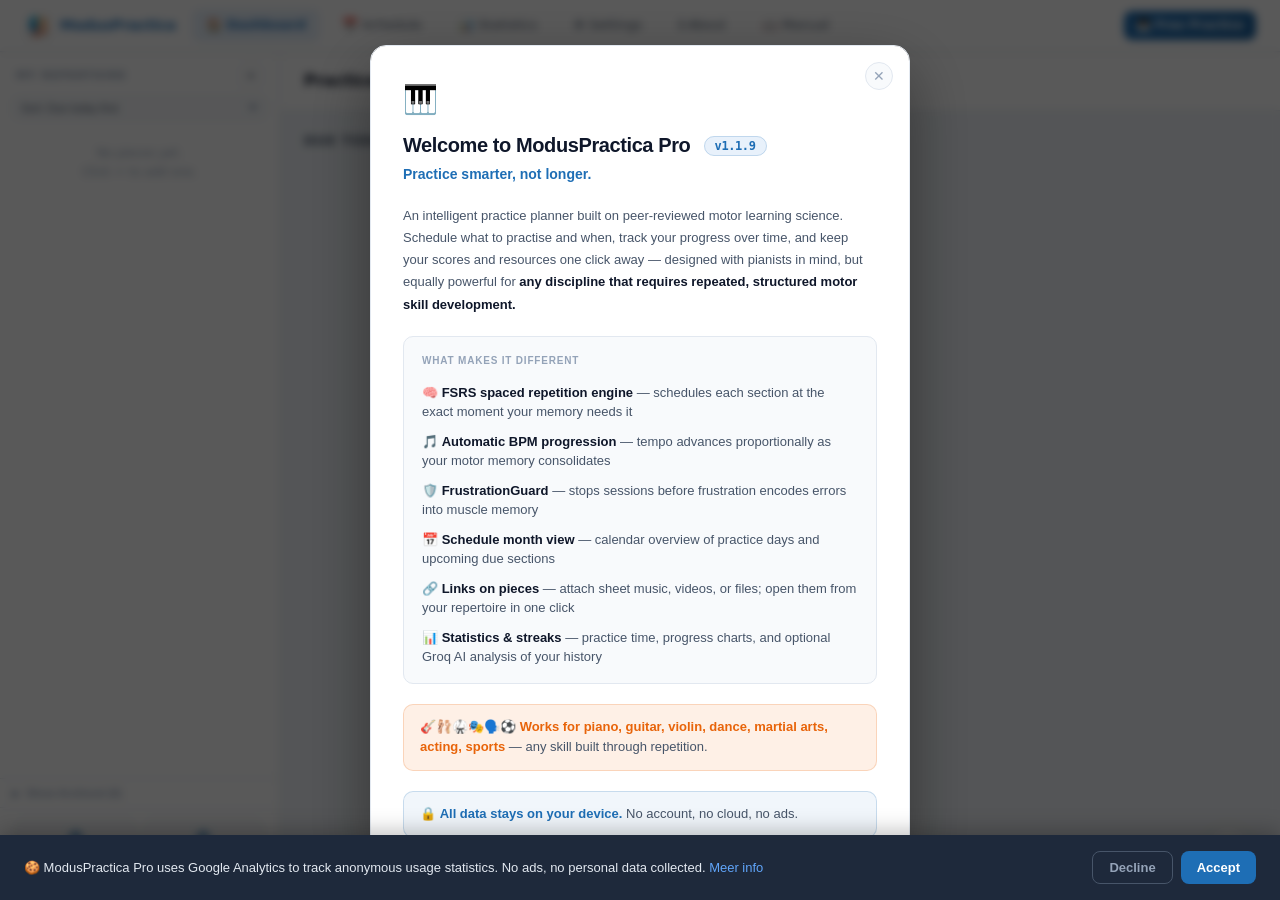
<file: index.html>
<!DOCTYPE html>
<html lang="en">
<head>
  <meta charset="UTF-8">
  <meta name="viewport" content="width=device-width, initial-scale=1.0">

  <!-- Primary SEO -->
  <title>ModusPractica Pro — Intelligent Music Practice Planner</title>
  <meta name="description" content="ModusPractica Pro is a free, science-based music practice planner using spaced repetition and motor learning algorithms. Plan smarter practice sessions for piano, guitar, violin and any instrument.">
  <meta name="keywords" content="music practice app, spaced repetition music, piano practice planner, instrument practice tracker, motor learning music, cognitive science music, practice scheduler musician, FSRS music, music memory consolidation, deliberate practice tool, music repetition planner, practice smarter musician, sleep motor consolidation music, BPM progression tool, musician productivity app">
  <meta name="author" content="Frank De Baere — Partura Music">
  <meta name="robots" content="index, follow">
  <link rel="canonical" href="https://parturamusic.be/ModusPractica_Pro/">

  <!-- Open Graph (Facebook, LinkedIn) -->
  <meta property="og:type" content="website">
  <meta property="og:url" content="https://parturamusic.be/ModusPractica_Pro/">
  <meta property="og:title" content="ModusPractica Pro — Intelligent Music Practice Planner">
  <meta property="og:description" content="Free music practice planner based on spaced repetition and motor learning science. Designed for pianists and all instrumentalists.">
  <meta property="og:image" content="https://parturamusic.be/ModusPractica_Pro/BreinLogo.png">
  <meta property="og:locale" content="en_GB">
  <meta property="og:site_name" content="ModusPractica Pro">

  <!-- Twitter/X Card -->
  <meta name="twitter:card" content="summary">
  <meta name="twitter:title" content="ModusPractica Pro — Intelligent Music Practice Planner">
  <meta name="twitter:description" content="Free music practice planner based on spaced repetition and motor learning science.">
  <meta name="twitter:image" content="https://parturamusic.be/ModusPractica_Pro/BreinLogo.png">

  <!-- Structured Data (JSON-LD) -->
  <script type="application/ld+json">
  {
    "@context": "https://schema.org",
    "@type": "SoftwareApplication",
    "name": "ModusPractica Pro",
    "url": "https://parturamusic.be/ModusPractica_Pro/",
    "description": "A free, browser-based music practice planner that uses spaced repetition (FSRS algorithm) and motor learning science to help musicians practice more efficiently.",
    "applicationCategory": "MusicApplication",
    "operatingSystem": "Any (web browser)",
    "offers": {
      "@type": "Offer",
      "price": "0",
      "priceCurrency": "EUR"
    },
    "author": {
      "@type": "Person",
      "name": "Frank De Baere",
      "url": "https://www.parturamusic.be"
    },
    "keywords": "music practice, spaced repetition, motor learning, piano, musician, practice planner, FSRS, cognitive science"
  }
  </script>

  <!-- Redirect naar dashboard -->
  <script>
    window.location.replace('dashboard.html');
  </script>

  <link rel="icon" type="image/png" href="BreinLogo.png">
</head>
<body>
  <main style="font-family: sans-serif; max-width: 700px; margin: 40px auto; padding: 20px; color: #1e293b;">
    <h1>ModusPractica Pro — Intelligent Music Practice Planner</h1>
    <p>
      ModusPractica Pro is a free, browser-based practice planner for musicians.
      It uses spaced repetition and motor learning science to help you practice
      more efficiently — spending less time on what you already know, and more
      time on what you need to consolidate.
    </p>
    <h2>How it works</h2>
    <p>
      The app is built on the FSRS spaced repetition algorithm and principles
      from cognitive psychology and motor learning research. After each practice
      session, the algorithm calculates the optimal moment for your next
      repetition — not too soon, not too late. Tempo progression is managed
      automatically based on your performance.
    </p>
    <h2>Features</h2>
    <ul>
      <li>Spaced repetition scheduling based on FSRS algorithm</li>
      <li>Automatic BPM progression toward your target tempo</li>
      <li>FrustrationGuard: prevents encoding errors under stress</li>
      <li>Memory zones: Exploration, Consolidation, Mastery</li>
      <li>Entry cost tracking for long-term motor consolidation</li>
      <li>AI-powered progress reports (optional, via Groq API)</li>
      <li>All data stored locally — no account required, no server</li>
      <li>Free to use for personal practice</li>
    </ul>
    <h2>Scientific basis</h2>
    <p>
      ModusPractica Pro is grounded in peer-reviewed research on sleep-dependent
      motor memory consolidation (Walker et al., 2002; Korman et al., 2007),
      spaced repetition theory (Ye et al., 2022), and tempo-focused practice
      in music education (Duke et al., 2011).
    </p>
    <p>
      Designed and built by Frank De Baere, retired software developer and
      pianist, Flanders, Belgium.
      <a href="https://www.parturamusic.be">parturamusic.be</a>
    </p>
    <p><a href="dashboard.html">Open ModusPractica Pro</a></p>
  </main>
</body>
</html>
</file>
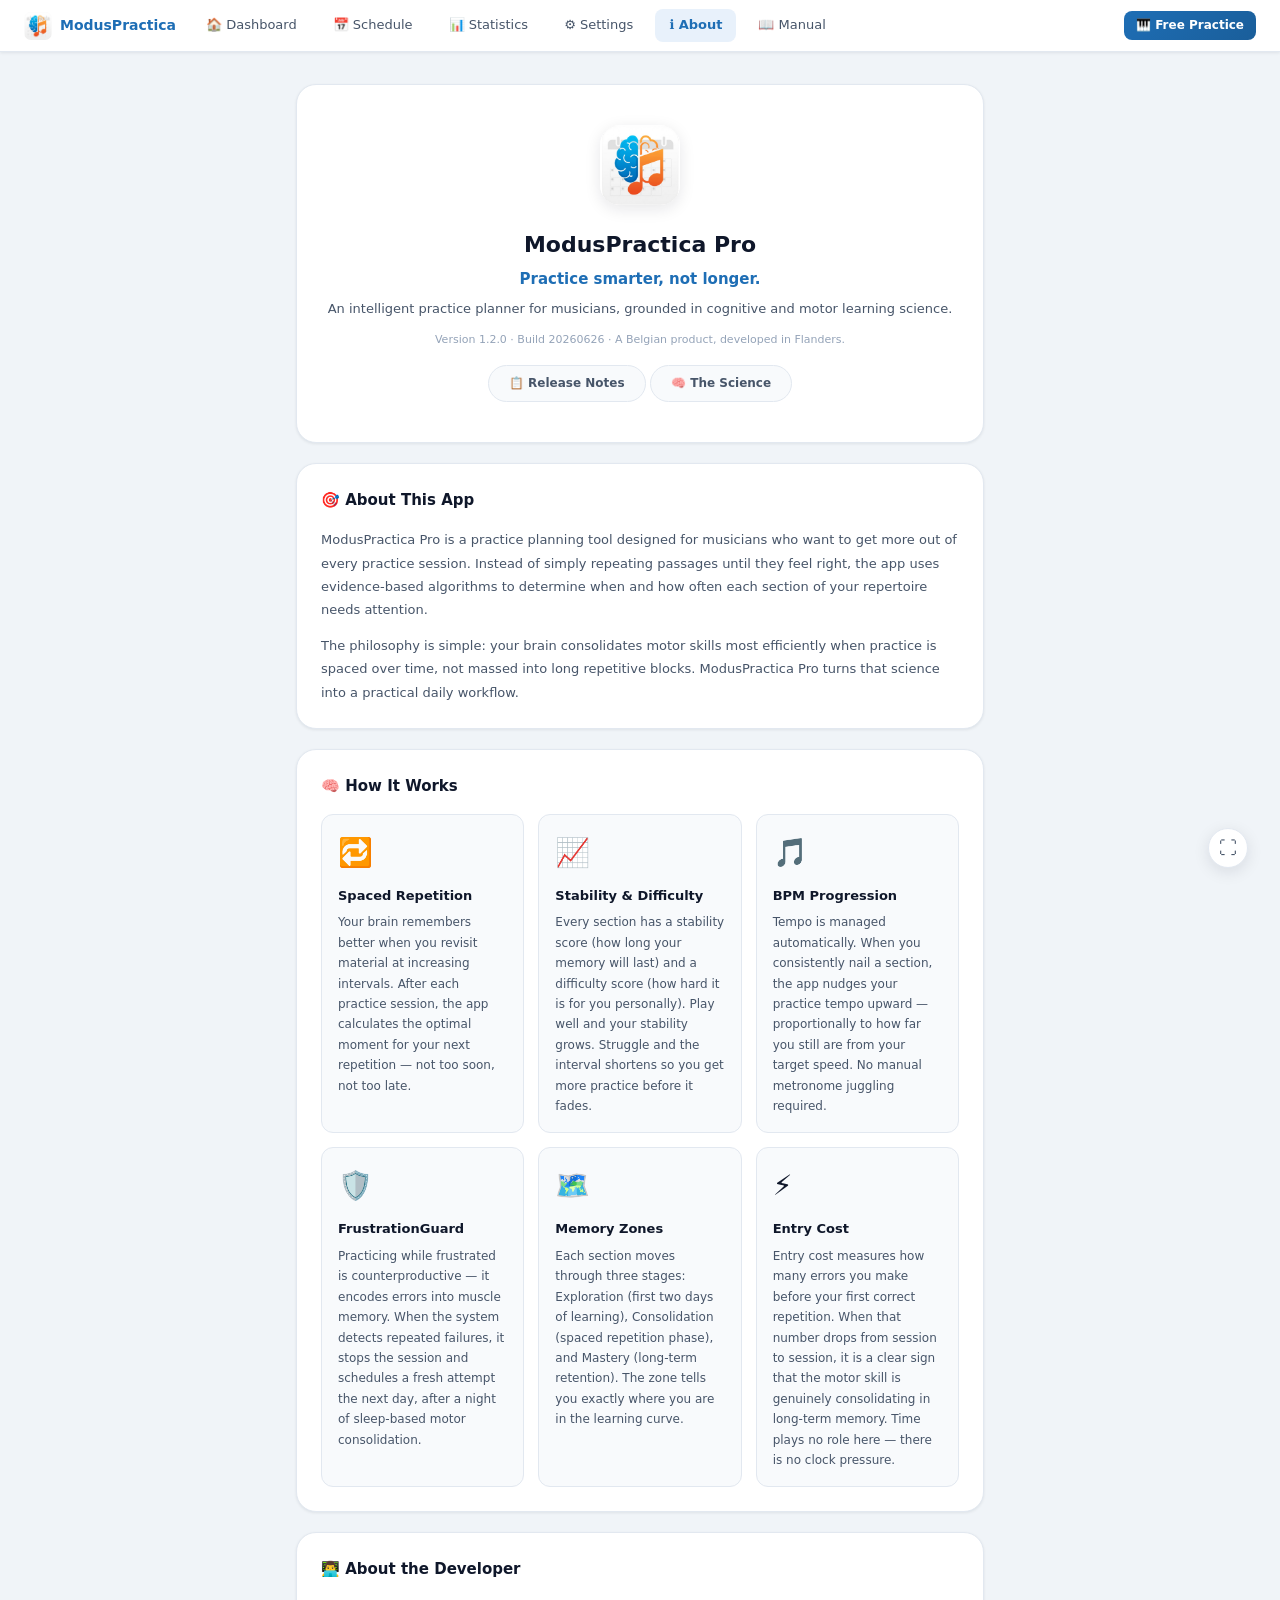
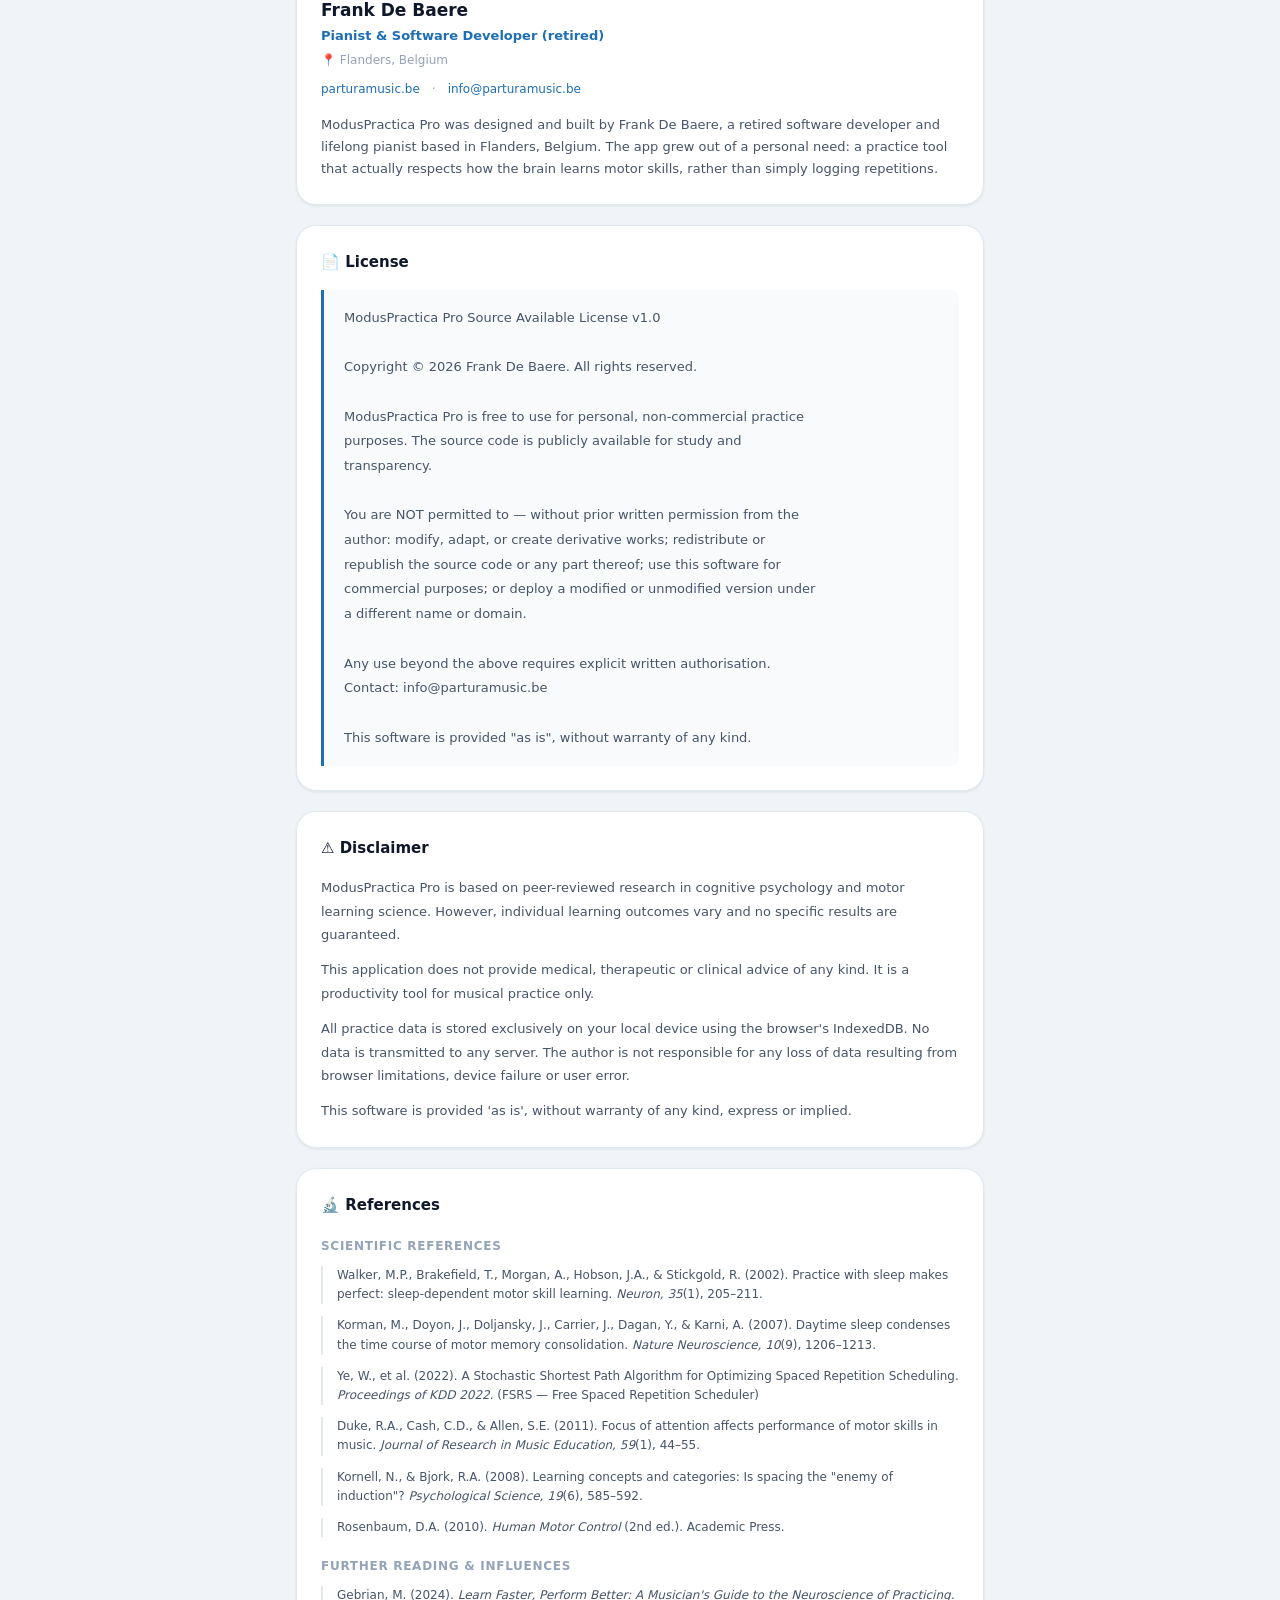
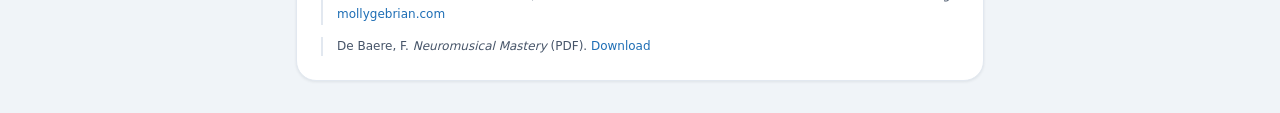
<file: about.html>
<!DOCTYPE html>
<html lang="en">
<head>
  <meta charset="UTF-8">
  <meta name="viewport" content="width=device-width,
    initial-scale=1.0">
  <link rel="canonical" href="https://parturamusic.be/ModusPractica_Pro/about.html">
  <title>ModusPractica Pro — About</title>
  <link rel="icon" type="image/png" href="BreinLogo.png">
  <link rel="stylesheet" href="css/base.css">
  <link rel="stylesheet" href="css/about.css">
  <!-- Google Consent Mode v2 — standaard alles geweigerd voor EER -->
  <script>
    window.dataLayer = window.dataLayer || [];
    function gtag(){dataLayer.push(arguments);}
    gtag('consent', 'default', {
      'ad_storage':         'denied',
      'ad_user_data':       'denied',
      'ad_personalization': 'denied',
      'analytics_storage':  'denied',
      'region': ['BE','NL','DE','FR','ES','IT',
                 'PL','SE','DK','FI','NO','AT',
                 'CH','PT','IE','LU','CZ','SK',
                 'HU','RO','BG','HR','SI','EE',
                 'LV','LT','MT','CY','GR'],
      'wait_for_update': 500
    });
  </script>

  <!-- Google tag (gtag.js) -->
  <script async
    src="https://www.googletagmanager.com/gtag/js?id=G-WJ7ZJJF6E5">
  </script>
  <script>
    window.dataLayer = window.dataLayer || [];
    function gtag(){dataLayer.push(arguments);}
    gtag('js', new Date());
    gtag('config', 'G-WJ7ZJJF6E5');
  </script>
  <script>
    (function () {
      var c = localStorage.getItem('mp_ga_consent');
      if (c === 'granted') {
        gtag('consent', 'update', {
          'analytics_storage':  'granted',
          'ad_storage':         'denied',
          'ad_user_data':       'denied',
          'ad_personalization': 'denied'
        });
      }
    })();
  </script>
</head>
<body>
<div class="about-page">

  <!-- Navigatie -->
  <nav class="about-nav">
    <a href="dashboard.html" class="about-nav-brand">
      <img src="BreinLogo.png" class="about-nav-logo"
           alt="ModusPractica">
      <span class="about-nav-name">ModusPractica</span>
    </a>
    <a href="dashboard.html" class="nav-btn">
      🏠 Dashboard
    </a>
    <a href="schedule.html" class="nav-btn">
      📅 Schedule
    </a>
    <a href="statistics.html" class="nav-btn">
      📊 Statistics
    </a>
    <a href="settings.html" class="nav-btn">
      ⚙️ Settings
    </a>
    <a href="about.html" class="nav-btn active">
      ℹ️ About
    </a>
    <a href="manual.html" class="nav-btn">
      📖 Manual
    </a>
    <a href="practice-session.html?free=true" class="nav-btn nav-btn-free">
      🎹 Free Practice
    </a>
  </nav>

  <div class="about-content">

    <!-- Hero -->
    <div class="about-section">
      <div class="about-hero">
        <img src="BreinLogo.png"
             class="about-hero-logo"
             alt="ModusPractica Pro">
        <div class="about-hero-title">ModusPractica Pro</div>
        <div class="about-hero-subtitle">
          Practice smarter, not longer.
        </div>
        <div class="about-hero-tagline">
          An intelligent practice planner for musicians,
          grounded in cognitive and motor learning science.
        </div>
        <div class="about-hero-version">
          Version 1.2.0 · Build 20260626 · A Belgian product, developed in Flanders.
        </div>
        <a href="releases.html" style="
          display: inline-flex;
          align-items: center;
          gap: 6px;
          margin-top: 16px;
          padding: 8px 20px;
          border-radius: 999px;
          border: 1px solid var(--border);
          background: var(--surface-2);
          color: var(--text-secondary);
          font-size: 12px;
          font-weight: 600;
          text-decoration: none;
          transition: border-color 0.15s, color 0.15s;
        "
        onmouseover="this.style.borderColor='var(--accent)';
                     this.style.color='var(--accent)'"
        onmouseout="this.style.borderColor='var(--border)';
                    this.style.color='var(--text-secondary)'">
          📋 Release Notes
        </a>
        <a href="science.html" style="
          display: inline-flex;
          align-items: center;
          gap: 6px;
          margin-top: 16px;
          padding: 8px 20px;
          border-radius: 999px;
          border: 1px solid var(--border);
          background: var(--surface-2);
          color: var(--text-secondary);
          font-size: 12px;
          font-weight: 600;
          text-decoration: none;
          transition: border-color 0.15s, color 0.15s;
        "
        onmouseover="this.style.borderColor='var(--accent)';
                     this.style.color='var(--accent)'"
        onmouseout="this.style.borderColor='var(--border)';
                    this.style.color='var(--text-secondary)'">
          🧠 The Science
        </a>
      </div>
    </div>

    <!-- About the App -->
    <div class="about-section">
      <div class="about-section-title">
        🎯 About This App
      </div>
      <p class="about-prose">
        ModusPractica Pro is a practice planning tool designed
        for musicians who want to get more out of every practice
        session. Instead of simply repeating passages until they
        feel right, the app uses evidence-based algorithms to
        determine when and how often each section of your
        repertoire needs attention.
      </p>
      <p class="about-prose">
        The philosophy is simple: your brain consolidates motor
        skills most efficiently when practice is spaced over time,
        not massed into long repetitive blocks. ModusPractica Pro
        turns that science into a practical daily workflow.
      </p>
    </div>

    <!-- How It Works -->
    <div class="about-section">
      <div class="about-section-title">
        🧠 How It Works
      </div>
      <div class="how-it-works-grid">

        <div class="how-card">
          <div class="how-card-icon">🔁</div>
          <div class="how-card-title">Spaced Repetition</div>
          <div class="how-card-body">
            Your brain remembers better when you revisit
            material at increasing intervals. After each practice
            session, the app calculates the optimal moment for your
            next repetition — not too soon, not too late.
          </div>
        </div>

        <div class="how-card">
          <div class="how-card-icon">📈</div>
          <div class="how-card-title">Stability &amp; Difficulty</div>
          <div class="how-card-body">
            Every section has a stability score (how long
            your memory will last) and a difficulty score (how hard
            it is for you personally). Play well and your stability
            grows. Struggle and the interval shortens so you get
            more practice before it fades.
          </div>
        </div>

        <div class="how-card">
          <div class="how-card-icon">🎵</div>
          <div class="how-card-title">BPM Progression</div>
          <div class="how-card-body">
            Tempo is managed automatically. When you
            consistently nail a section, the app nudges your
            practice tempo upward — proportionally to how far you
            still are from your target speed. No manual metronome
            juggling required.
          </div>
        </div>

        <div class="how-card">
          <div class="how-card-icon">🛡️</div>
          <div class="how-card-title">FrustrationGuard</div>
          <div class="how-card-body">
            Practicing while frustrated is counterproductive
            — it encodes errors into muscle memory. When the system
            detects repeated failures, it stops the session and
            schedules a fresh attempt the next day, after a night
            of sleep-based motor consolidation.
          </div>
        </div>

        <div class="how-card">
          <div class="how-card-icon">🗺️</div>
          <div class="how-card-title">Memory Zones</div>
          <div class="how-card-body">
            Each section moves through three stages:
            Exploration (first two days of learning),
            Consolidation (spaced repetition phase), and Mastery
            (long-term retention). The zone tells you exactly where
            you are in the learning curve.
          </div>
        </div>

        <div class="how-card">
          <div class="how-card-icon">⚡</div>
          <div class="how-card-title">Entry Cost</div>
          <div class="how-card-body">
            Entry cost measures how many errors you make
            before your first correct repetition. When that number
            drops from session to session, it is a clear sign that
            the motor skill is genuinely consolidating in long-term
            memory. Time plays no role here — there is no clock
            pressure.
          </div>
        </div>

      </div>
    </div>

    <!-- About the Developer -->
    <div class="about-section">
      <div class="about-section-title">
        👨‍💻 About the Developer
      </div>
      <div class="developer-card">
        <div class="developer-info">
          <div class="developer-name">Frank De Baere</div>
          <div class="developer-role">
            Pianist &amp; Software Developer (retired)
          </div>
          <div class="developer-location">
            📍 Flanders, Belgium
          </div>
          <div class="developer-links">
            <a href="https://www.parturamusic.be"
               target="_blank" rel="noopener">
              parturamusic.be
            </a>
            <span>·</span>
            <a href="mailto:info@parturamusic.be">
              info@parturamusic.be
            </a>
          </div>
          <div class="developer-bio">
            ModusPractica Pro was designed and built by
            Frank De Baere, a retired software developer
            and lifelong pianist based in Flanders, Belgium.
            The app grew out of a personal need: a practice
            tool that actually respects how the brain learns
            motor skills, rather than simply logging
            repetitions.
          </div>
        </div>
      </div>
    </div>

    <!-- License -->
    <div class="about-section">
      <div class="about-section-title">
        📄 License
      </div>
      <div class="license-block">ModusPractica Pro Source Available License v1.0

Copyright © 2026 Frank De Baere. All rights reserved.

ModusPractica Pro is free to use for personal, non-commercial practice
purposes. The source code is publicly available for study and
transparency.

You are NOT permitted to — without prior written permission from the
author: modify, adapt, or create derivative works; redistribute or
republish the source code or any part thereof; use this software for
commercial purposes; or deploy a modified or unmodified version under
a different name or domain.

Any use beyond the above requires explicit written authorisation.
Contact: info@parturamusic.be

This software is provided "as is", without warranty of any kind.</div>
    </div>

    <!-- Disclaimer -->
    <div class="about-section">
      <div class="about-section-title">
        ⚠️ Disclaimer
      </div>
      <p class="about-prose">
        ModusPractica Pro is based on peer-reviewed research
        in cognitive psychology and motor learning science.
        However, individual learning outcomes vary and no
        specific results are guaranteed.
      </p>
      <p class="about-prose">
        This application does not provide medical, therapeutic
        or clinical advice of any kind. It is a productivity
        tool for musical practice only.
      </p>
      <p class="about-prose">
        All practice data is stored exclusively on your local
        device using the browser's IndexedDB. No data is
        transmitted to any server. The author is not responsible
        for any loss of data resulting from browser limitations,
        device failure or user error.
      </p>
      <p class="about-prose">
        This software is provided 'as is', without warranty
        of any kind, express or implied.
      </p>
    </div>

    <!-- References -->
    <div class="about-section">
      <div class="about-section-title">
        🔬 References
      </div>
      <div class="about-section-subtitle">
        Scientific References
      </div>
      <ul class="references-list">
        <li>Walker, M.P., Brakefield, T., Morgan, A.,
        Hobson, J.A., &amp; Stickgold, R. (2002).
        Practice with sleep makes perfect: sleep-dependent
        motor skill learning.
        <em>Neuron, 35</em>(1), 205–211.</li>

        <li>Korman, M., Doyon, J., Doljansky, J.,
        Carrier, J., Dagan, Y., &amp; Karni, A. (2007).
        Daytime sleep condenses the time course of motor
        memory consolidation.
        <em>Nature Neuroscience, 10</em>(9), 1206–1213.</li>

        <li>Ye, W., et al. (2022). A Stochastic Shortest Path
        Algorithm for Optimizing Spaced Repetition Scheduling.
        <em>Proceedings of KDD 2022</em>.
        (FSRS — Free Spaced Repetition Scheduler)</li>

        <li>Duke, R.A., Cash, C.D., &amp; Allen, S.E. (2011).
        Focus of attention affects performance of motor skills
        in music.
        <em>Journal of Research in Music Education,
        59</em>(1), 44–55.</li>

        <li>Kornell, N., &amp; Bjork, R.A. (2008).
        Learning concepts and categories: Is spacing the
        "enemy of induction"?
        <em>Psychological Science, 19</em>(6), 585–592.</li>

        <li>Rosenbaum, D.A. (2010).
        <em>Human Motor Control</em> (2nd ed.).
        Academic Press.</li>
      </ul>

      <div class="about-section-subtitle">
        Further Reading &amp; Influences
      </div>
      <ul class="references-list">
        <li>Gebrian, M. (2024).
        <em>Learn Faster, Perform Better: A Musician's
        Guide to the Neuroscience of Practicing.</em>
        <a href="https://www.mollygebrian.com/"
           target="_blank" rel="noopener">
          mollygebrian.com
        </a>
        </li>

        <li>De Baere, F.
        <em>Neuromusical Mastery</em> (PDF).
        <a href="assets/Neuromusical_Mastery.pdf"
           target="_blank" rel="noopener">
          Download
        </a>
        </li>
      </ul>
    </div>

  </div>
</div>
<script src="js/fullscreen.js"></script>
</body>
</html>
</file>
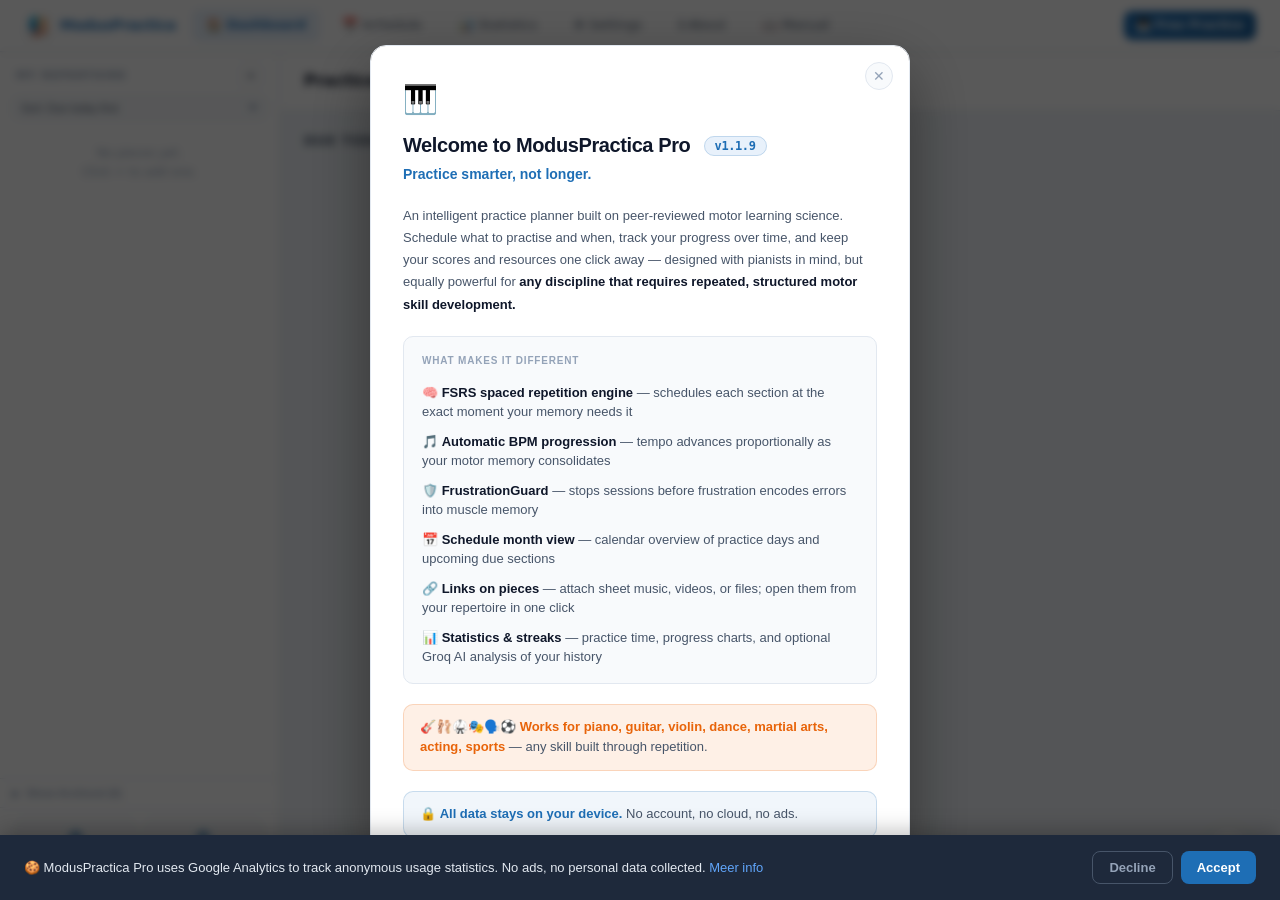
<file: dashboard.html>
<!DOCTYPE html>
<html lang="en">
<head>
  <meta charset="UTF-8">
  <meta name="viewport" content="width=device-width, initial-scale=1.0">
  <link rel="canonical" href="https://parturamusic.be/ModusPractica_Pro/dashboard.html">
  <title>ModusPractica Pro — Dashboard</title>
  <link rel="icon" type="image/png" href="BreinLogo.png">
  <link rel="stylesheet" href="css/base.css">
  <link rel="stylesheet" href="css/dashboard.css">
  <!-- Google Consent Mode v2 — standaard alles geweigerd voor EER -->
  <script>
    window.dataLayer = window.dataLayer || [];
    function gtag(){dataLayer.push(arguments);}
    gtag('consent', 'default', {
      'ad_storage':         'denied',
      'ad_user_data':       'denied',
      'ad_personalization': 'denied',
      'analytics_storage':  'denied',
      'region': ['BE','NL','DE','FR','ES','IT',
                 'PL','SE','DK','FI','NO','AT',
                 'CH','PT','IE','LU','CZ','SK',
                 'HU','RO','BG','HR','SI','EE',
                 'LV','LT','MT','CY','GR'],
      'wait_for_update': 500
    });
  </script>

  <!-- Google tag (gtag.js) -->
  <script async
    src="https://www.googletagmanager.com/gtag/js?id=G-WJ7ZJJF6E5">
  </script>
  <script>
    window.dataLayer = window.dataLayer || [];
    function gtag(){dataLayer.push(arguments);}
    gtag('js', new Date());
    gtag('config', 'G-WJ7ZJJF6E5');
  </script>
</head>
<body>

<!-- ══ WELCOME MODAL v1.1.2 ══ -->
<div id="mp-coming-soon-overlay" style="
  display: none;
  position: fixed;
  inset: 0;
  background: rgba(0,0,0,0.65);
  z-index: 99998;
  align-items: center;
  justify-content: center;
  padding: 24px;
  backdrop-filter: blur(4px);
">
  <div style="
    background: var(--surface);
    border: 1px solid var(--border);
    border-radius: 16px;
    max-width: 540px;
    width: 100%;
    padding: 32px;
    position: relative;
    box-shadow: 0 24px 64px rgba(0,0,0,0.4);
    font-family: 'Inter','Segoe UI',sans-serif;
    max-height: 90vh;
    overflow-y: auto;
  ">
    <!-- Sluitknop -->
    <button onclick="mpCloseWelcome()" style="
      position: absolute;
      top: 16px;
      right: 16px;
      width: 28px;
      height: 28px;
      border-radius: 50%;
      border: 1px solid var(--border);
      background: var(--surface-2);
      color: var(--text-muted);
      font-size: 14px;
      cursor: pointer;
      display: flex;
      align-items: center;
      justify-content: center;
      line-height: 1;
    ">✕</button>

    <!-- Header -->
    <div style="margin-bottom: 20px;">
      <div style="font-size: 28px; margin-bottom: 10px;">🎹</div>
      <div style="
        font-size: 20px;
        font-weight: 800;
        color: var(--text-primary);
        letter-spacing: -0.02em;
        line-height: 1.2;
        margin-bottom: 6px;
      ">Welcome to ModusPractica Pro
        <span style="
          font-size: 12px;
          font-weight: 700;
          color: var(--accent);
          background: var(--accent-light);
          border: 1px solid rgba(30,110,181,0.2);
          border-radius: 999px;
          padding: 2px 10px;
          margin-left: 8px;
          vertical-align: middle;
          font-family: monospace;
        ">v1.1.9</span>
      </div>
      <p style="
        font-size: 14px;
        font-weight: 700;
        color: var(--accent);
        margin: 0;
      ">Practice smarter, not longer.</p>
    </div>

    <!-- Intro -->
    <p style="
      font-size: 13px;
      color: var(--text-secondary);
      line-height: 1.7;
      margin-bottom: 20px;
    ">
      An intelligent practice planner built on
      peer-reviewed motor learning science.
      Schedule what to practise and when, track your
      progress over time, and keep your scores and
      resources one click away —
      designed with pianists in mind, but equally
      powerful for
      <strong style="color:var(--text-primary);">
        any discipline that requires repeated,
        structured motor skill development.
      </strong>
    </p>

    <!-- Feature lijst -->
    <div style="
      background: var(--surface-2);
      border: 1px solid var(--border);
      border-radius: 10px;
      padding: 16px 18px;
      margin-bottom: 20px;
      display: flex;
      flex-direction: column;
      gap: 10px;
    ">
      <div style="
        font-size: 10px;
        font-weight: 700;
        text-transform: uppercase;
        letter-spacing: 0.08em;
        color: var(--text-muted);
        margin-bottom: 4px;
      ">What makes it different</div>

      <div style="font-size: 13px; color: var(--text-secondary); line-height: 1.5;">
        🧠 <strong style="color:var(--text-primary);">FSRS spaced repetition engine</strong>
        — schedules each section at the exact moment
        your memory needs it
      </div>
      <div style="font-size: 13px; color: var(--text-secondary); line-height: 1.5;">
        🎵 <strong style="color:var(--text-primary);">Automatic BPM progression</strong>
        — tempo advances proportionally as your
        motor memory consolidates
      </div>
      <div style="font-size: 13px; color: var(--text-secondary); line-height: 1.5;">
        🛡️ <strong style="color:var(--text-primary);">FrustrationGuard</strong>
        — stops sessions before frustration encodes
        errors into muscle memory
      </div>
      <div style="font-size: 13px; color: var(--text-secondary); line-height: 1.5;">
        📅 <strong style="color:var(--text-primary);">Schedule month view</strong>
        — calendar overview of practice days and
        upcoming due sections
      </div>
      <div style="font-size: 13px; color: var(--text-secondary); line-height: 1.5;">
        🔗 <strong style="color:var(--text-primary);">Links on pieces</strong>
        — attach sheet music, videos, or files;
        open them from your repertoire in one click
      </div>
      <div style="font-size: 13px; color: var(--text-secondary); line-height: 1.5;">
        📊 <strong style="color:var(--text-primary);">Statistics &amp; streaks</strong>
        — practice time, progress charts, and
        optional Groq AI analysis of your history
      </div>
    </div>

    <!-- Disciplines -->
    <div style="
      background: var(--accent-2-light);
      border: 1px solid rgba(232,100,10,0.2);
      border-radius: 10px;
      padding: 12px 16px;
      margin-bottom: 20px;
      font-size: 13px;
      color: var(--text-secondary);
      line-height: 1.6;
    ">
      🎸🩰🥋🎭🗣️⚽
      <strong style="color:var(--accent-2);">
        Works for piano, guitar, violin, dance,
        martial arts, acting, sports
      </strong>
      — any skill built through repetition.
    </div>

    <!-- Privacy -->
    <div style="
      background: rgba(30,110,181,0.06);
      border: 1px solid rgba(30,110,181,0.2);
      border-radius: 10px;
      padding: 12px 16px;
      margin-bottom: 24px;
      font-size: 13px;
      color: var(--text-secondary);
      line-height: 1.6;
    ">
      🔒 <strong style="color:var(--accent);">
        All data stays on your device.
      </strong>
      No account, no cloud, no ads.
    </div>

    <!-- Footer -->
    <p style="
      font-size: 11px;
      color: var(--text-muted);
      margin-bottom: 20px;
      text-align: center;
      font-style: italic;
    ">
      A Belgian product, developed in Flanders ·
      Version 1.1.9 ·
      <a href="https://www.parturamusic.be"
         target="_blank"
         style="color:var(--accent);
                text-decoration:none;">
        parturamusic.be
      </a>
    </p>

    <!-- Sluitknop -->
    <button onclick="mpCloseWelcome()" style="
      width: 100%;
      padding: 13px;
      border-radius: 10px;
      border: none;
      background: var(--accent);
      color: white;
      font-size: 14px;
      font-weight: 700;
      cursor: pointer;
      letter-spacing: 0.01em;
    ">
      Let's practice! 🎹
    </button>
  </div>
</div>

<!-- ══ WHAT'S NEW MODAL v1.1.9 ══ -->
<div id="mp-whatsnew-overlay" style="
  display: none;
  position: fixed;
  inset: 0;
  background: rgba(0,0,0,0.65);
  z-index: 99998;
  align-items: center;
  justify-content: center;
  padding: 24px;
  backdrop-filter: blur(4px);
">
  <div style="
    background: var(--surface);
    border: 1px solid var(--border);
    border-radius: 16px;
    max-width: 540px;
    width: 100%;
    padding: 32px;
    position: relative;
    box-shadow: 0 24px 64px rgba(0,0,0,0.4);
    font-family: 'Inter','Segoe UI',sans-serif;
    max-height: 90vh;
    overflow-y: auto;
  ">
    <!-- Sluitknop -->
    <button onclick="mpCloseWhatsnew()" style="
      position: absolute;
      top: 16px;
      right: 16px;
      width: 28px;
      height: 28px;
      border-radius: 50%;
      border: 1px solid var(--border);
      background: var(--surface-2);
      color: var(--text-muted);
      font-size: 14px;
      cursor: pointer;
      display: flex;
      align-items: center;
      justify-content: center;
      line-height: 1;
    ">✕</button>

    <!-- Header -->
    <div style="margin-bottom: 20px;">
      <div style="font-size: 28px; margin-bottom: 10px;">✨</div>
      <div style="
        font-size: 20px;
        font-weight: 800;
        color: var(--text-primary);
        letter-spacing: -0.02em;
        line-height: 1.2;
        margin-bottom: 6px;
      ">What's new in version 1.1.9</div>
      <p style="
        font-size: 14px;
        font-weight: 700;
        color: var(--accent);
        margin: 0;
      ">June 2026 update</p>
    </div>

    <!-- Feature lijst -->
    <div style="
      background: var(--surface-2);
      border: 1px solid var(--border);
      border-radius: 10px;
      padding: 16px 18px;
      margin-bottom: 20px;
      display: flex;
      flex-direction: column;
      gap: 10px;
    ">
      <div style="font-size: 13px; color: var(--text-secondary); line-height: 1.5;">
        🔗 <strong style="color:var(--text-primary);">Links on pieces</strong>
        — attach a URL to sheet music, a video, or any other source;
        the link icon in your repertoire opens it in a new tab
      </div>
      <div style="font-size: 13px; color: var(--text-secondary); line-height: 1.5;">
        ✏️ <strong style="color:var(--text-primary);">Add or change anytime</strong>
        — use the link button in the piece detail view; leave the
        field empty to remove a link
      </div>
      <div style="font-size: 13px; color: var(--text-secondary); line-height: 1.5;">
        🎨 <strong style="color:var(--text-primary);">Colour-coded icon</strong>
        — grey when no link is set, blue when a link is saved
      </div>
    </div>

    <!-- Release notes link -->
    <p style="
      font-size: 11px;
      text-align: center;
      margin-bottom: 16px;
    ">
      <a href="releases.html"
         style="color:var(--accent); text-decoration:none;">
        Full release notes →
      </a>
    </p>

    <!-- CTA -->
    <button onclick="mpCloseWhatsnew()" style="
      width: 100%;
      padding: 13px;
      border-radius: 10px;
      border: none;
      background: var(--accent);
      color: white;
      font-size: 14px;
      font-weight: 700;
      cursor: pointer;
      letter-spacing: 0.01em;
    ">
      Got it! 🎹
    </button>
  </div>
</div>

<!-- Cookiebanner ModusPractica Pro -->
<div id="mp-cookie-banner" style="display:none;
  position:fixed; bottom:0; left:0; right:0;
  background:#1e293b; color:#e2e8f0;
  padding:16px 24px;
  align-items:center;
  justify-content:space-between;
  gap:16px; flex-wrap:wrap;
  font-family:'Inter','Segoe UI',sans-serif;
  font-size:13px; line-height:1.5;
  z-index:99999;
  box-shadow:0 -4px 20px rgba(0,0,0,0.25);">
  <span style="flex:1; min-width:200px;">
    🍪 ModusPractica Pro uses Google Analytics
    to track anonymous usage statistics.
    No ads, no personal data collected.
    <a href="https://policies.google.com/privacy"
       target="_blank"
       style="color:#60a5fa; text-decoration:none;">
      Meer info
    </a>
  </span>
  <div style="display:flex; gap:8px;
              flex-shrink:0;">
    <button id="btnCookieDeny"
      style="padding:8px 16px; border-radius:8px;
             border:1px solid #475569;
             background:transparent;
             color:#94a3b8; font-size:13px;
             font-weight:600; cursor:pointer;">
      Decline
    </button>
    <button id="btnCookieAccept"
      style="padding:8px 16px; border-radius:8px;
             border:none;
             background:#1e6eb5;
             color:white; font-size:13px;
             font-weight:600; cursor:pointer;">
      Accept
    </button>
  </div>
</div>

<script>
  (function() {
    var choice = localStorage.getItem('mp_ga_consent');
    if (choice === 'granted') {
      gtag('consent', 'update', {
        'analytics_storage':  'granted',
        'ad_storage':         'denied',
        'ad_user_data':       'denied',
        'ad_personalization': 'denied'
      });
    } else if (choice === null) {
      document.getElementById(
        'mp-cookie-banner'
      ).style.display = 'flex';
    }
  })();

  function mpConsentAccept() {
    localStorage.setItem('mp_ga_consent', 'granted');
    gtag('consent', 'update', {
      'analytics_storage':  'granted',
      'ad_storage':         'denied',
      'ad_user_data':       'denied',
      'ad_personalization': 'denied'
    });
    document.getElementById(
      'mp-cookie-banner'
    ).style.display = 'none';
  }

  function mpConsentDeny() {
    localStorage.setItem('mp_ga_consent', 'denied');
    document.getElementById(
      'mp-cookie-banner'
    ).style.display = 'none';
  }

  document.addEventListener('DOMContentLoaded', function() {
    var acceptBtn = document.getElementById('btnCookieAccept');
    var denyBtn = document.getElementById('btnCookieDeny');
    if (acceptBtn) acceptBtn.addEventListener('click', mpConsentAccept);
    if (denyBtn) denyBtn.addEventListener('click', mpConsentDeny);
  });
</script>

  <!-- ══ TOPNAV ══ -->
  <nav class="dashboard-nav">
    <a href="dashboard.html" class="dashboard-nav-brand">
      <img src="BreinLogo.png"
           class="dashboard-nav-logo"
           alt="ModusPractica">
      <span class="dashboard-nav-name">ModusPractica</span>
    </a>
    <a href="dashboard.html" class="nav-btn active">
      🏠 Dashboard
    </a>
    <a href="schedule.html" class="nav-btn">
      📅 Schedule
    </a>
    <a href="statistics.html" class="nav-btn">
      📊 Statistics
    </a>
    <a href="settings.html" class="nav-btn">
      ⚙️ Settings
    </a>
    <a href="about.html" class="nav-btn">
      ℹ️ About
    </a>
    <a href="manual.html" class="nav-btn">
      📖 Manual
    </a>
    <a href="practice-session.html?free=true" class="nav-btn nav-btn-free">
      🎹 Free Practice
    </a>
  </nav>

<div class="app-layout">

  <!-- ══ LINKERZIJBALK ══ -->
  <aside class="sidebar">

    <div class="sidebar-repertoire">
      <div class="sidebar-section-header">
        <span class="sidebar-section-title">My Repertoire</span>
        <button class="sidebar-add-btn" id="btnAddPiece" title="Add new piece">+</button>
      </div>

      <div class="sort-controls">
        <select class="sort-select" id="sortSelect">
          <option value="due">Sort: Due today first</option>
          <option value="title">Sort: Title A–Z</option>
          <option value="lastPractice">Sort: Last practiced</option>
          <option value="created">Sort: Recently added</option>
        </select>
      </div>

      <div class="pieces-list" id="piecesList">
        <!-- Dynamisch gevuld door dashboard.js -->
      </div>
      <button class="archive-toggle-btn"
              id="btnToggleArchive">
        <span class="archive-toggle-icon">▶</span>
        <span id="archiveToggleLabel">
          Show Archived (0)
        </span>
      </button>
      <div id="archivedPiecesList"
           style="display:none;
                  border-top: 1px solid var(--border);">
        <div class="archived-label">Archived Pieces</div>
        <!-- Dynamisch gevuld door dashboard.js -->
      </div>
    </div>

    <div class="sidebar-footer">
      <div class="streak-stat">
        <div class="streak-stat-value" id="statCurrentStreak">0</div>
        <div class="streak-stat-label">Current Streak</div>
      </div>
      <div class="streak-stat">
        <div class="streak-stat-value" id="statMaxStreak">0</div>
        <div class="streak-stat-label">Personal Record</div>
      </div>
    </div>

  </aside>

  <!-- ══ HOOFDPANEEL ══ -->
  <main class="main-panel">

    <div class="main-panel-header">
      <div class="main-panel-title" id="mainPanelTitle">Practice Today</div>
      <div class="main-panel-actions" id="mainPanelActions"></div>
    </div>

    <div class="main-panel-body" id="mainPanelBody">

      <div class="today-section" id="todaySection">
        <div class="section-header">
          <span class="section-heading">Due Today</span>
          <span class="section-count-badge orange" id="dueTodayCount">0</span>
        </div>
        <div class="due-list" id="dueList"></div>
      </div>

      <div id="pieceDetailSection" class="hidden">
        <div class="section-header">
          <span class="section-heading" id="pieceDetailHeading">Sections</span>
          <span class="section-count-badge" id="sectionCount">0</span>
          <button class="btn btn-primary btn-sm" id="btnAddSection" style="margin-left: auto;">
            + Add Section
          </button>
        </div>
        <div class="sections-list" id="sectionsList"></div>
      </div>

      <div id="noPieceSelected" class="empty-state">
        <div class="empty-state-icon">🎹</div>
        <div class="empty-state-title">Select a piece</div>
        <div class="empty-state-text">
          Choose a piece from your repertoire<br>
          or add a new one to get started.
        </div>
      </div>

    </div>
  </main>
</div>

<input type="file" id="pieceAudioFileInput" accept=".mp3,audio/mpeg,audio/mp3" hidden>

<script type="module" src="js/dashboard.js"></script>
<script src="js/fullscreen.js"></script>

<script>
  (function () {
    var seen = localStorage.getItem('mp_welcome_seen_v112');
    if (!seen) {
      document.getElementById(
        'mp-coming-soon-overlay'
      ).style.display = 'flex';
    }
  })();

  function mpCloseWelcome() {
    localStorage.setItem('mp_welcome_seen_v112', '1');
    document.getElementById(
      'mp-coming-soon-overlay'
    ).style.display = 'none';
  }

  (function () {
    var welcomeSeen = localStorage.getItem('mp_welcome_seen_v112');
    var whatsnewSeen = localStorage.getItem('mp_whatsnew_v119');
    if (welcomeSeen && !whatsnewSeen) {
      document.getElementById(
        'mp-whatsnew-overlay'
      ).style.display = 'flex';
    }
  })();

  function mpCloseWhatsnew() {
    localStorage.setItem('mp_whatsnew_v119', '1');
    document.getElementById(
      'mp-whatsnew-overlay'
    ).style.display = 'none';
  }
</script>
</body>
</html>
</file>
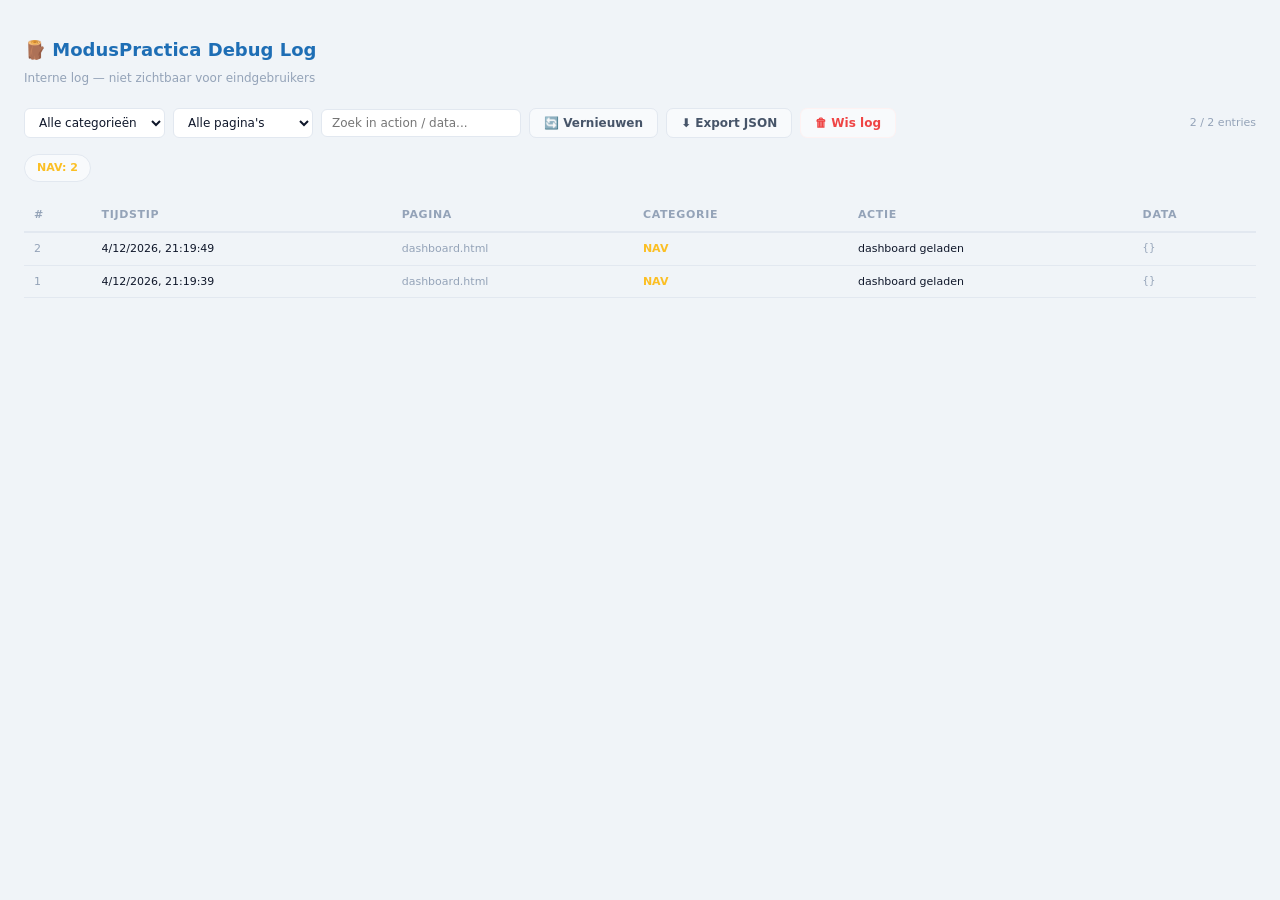
<file: log.html>
<!DOCTYPE html>
<html lang="en">
<head>
  <meta charset="UTF-8">
  <meta name="viewport" content="width=device-width, initial-scale=1.0">
  <title>ModusPractica — Debug Log</title>
  <link rel="stylesheet" href="css/base.css">
  <style>
    body { padding: 24px; font-family: var(--font-mono, monospace); background: var(--bg-body); color: var(--text-primary); }
    h1 { font-size: 18px; font-weight: 800; color: var(--accent); margin-bottom: 4px; }
    .subtitle { font-size: 12px; color: var(--text-muted); margin-bottom: 20px; }
    .toolbar { display: flex; gap: 8px; margin-bottom: 16px; flex-wrap: wrap; align-items: center; }
    .toolbar select, .toolbar input { padding: 6px 10px; border: 1px solid var(--border); border-radius: 6px; background: var(--surface); color: var(--text-primary); font-size: 12px; font-family: var(--font-mono); }
    .btn { padding: 7px 14px; border-radius: 7px; border: 1px solid var(--border); background: var(--surface-2); color: var(--text-secondary); font-size: 12px; font-family: var(--font-mono); font-weight: 600; cursor: pointer; }
    .btn:hover { border-color: var(--accent); color: var(--accent); }
    .btn-danger { color: var(--danger); border-color: var(--danger-light); }
    .btn-danger:hover { background: var(--danger); color: #fff; }
    .stat-row { display: flex; gap: 12px; margin-bottom: 16px; flex-wrap: wrap; }
    .stat-pill { padding: 4px 12px; border-radius: 999px; font-size: 11px; font-weight: 700; background: var(--surface-2); border: 1px solid var(--border); }
    table { width: 100%; border-collapse: collapse; font-size: 11px; }
    thead th { text-align: left; padding: 8px 10px; border-bottom: 2px solid var(--border); color: var(--text-muted); font-weight: 700; text-transform: uppercase; letter-spacing: 0.06em; position: sticky; top: 0; background: var(--bg-body); z-index: 1; }
    tbody td { padding: 7px 10px; border-bottom: 1px solid var(--border); vertical-align: top; max-width: 400px; word-break: break-word; }
    tbody tr:hover td { background: var(--surface-2); }
    .cat-ENGINE  { color: #4f8ef7; font-weight: 700; }
    .cat-DB      { color: #a78bfa; font-weight: 700; }
    .cat-UI      { color: #34d399; font-weight: 700; }
    .cat-NAV     { color: #fbbf24; font-weight: 700; }
    .cat-ERROR   { color: #f87171; font-weight: 700; }
    .cat-IMPORT_EXPORT { color: #f59e0b; font-weight: 700; }
    .data-cell { font-family: var(--font-mono); font-size: 10px; color: var(--text-muted); white-space: pre-wrap; }
    .empty { text-align: center; padding: 48px; color: var(--text-muted); font-size: 13px; }
    #logCount { font-size: 11px; color: var(--text-muted); margin-left: auto; }
  </style>
</head>
<body>
  <h1>🪵 ModusPractica Debug Log</h1>
  <div class="subtitle">Interne log — niet zichtbaar voor eindgebruikers</div>

  <div class="toolbar">
    <select id="filterCategory">
      <option value="">Alle categorieën</option>
      <option value="ENGINE">ENGINE</option>
      <option value="DB">DB</option>
      <option value="UI">UI</option>
      <option value="NAV">NAV</option>
      <option value="ERROR">ERROR</option>
      <option value="IMPORT_EXPORT">IMPORT_EXPORT</option>
    </select>
    <select id="filterPage">
      <option value="">Alle pagina's</option>
      <option value="dashboard.html">dashboard</option>
      <option value="practice-session.html">practice-session</option>
      <option value="settings.html">settings</option>
      <option value="schedule.html">schedule</option>
      <option value="statistics.html">statistics</option>
    </select>
    <input type="text" id="filterSearch" placeholder="Zoek in action / data..." style="width:200px;">
    <button class="btn" onclick="loadLogs()">🔄 Vernieuwen</button>
    <button class="btn" onclick="exportLogs()">⬇ Export JSON</button>
    <button class="btn btn-danger" onclick="clearLogs()">🗑 Wis log</button>
    <span id="logCount"></span>
  </div>

  <div class="stat-row" id="statRow"></div>
  <div id="logTableContainer"></div>

<script type="module">
  import { getAllLogs, clearAllLogs } from './js/logger.js';

  window.loadLogs = async function() {
    const all = await getAllLogs();
    const catFilter  = document.getElementById('filterCategory').value;
    const pageFilter = document.getElementById('filterPage').value;
    const search     = document.getElementById('filterSearch').value.toLowerCase();

    const filtered = all.filter(e => {
      if (catFilter  && e.category !== catFilter) return false;
      if (pageFilter && e.page !== pageFilter) return false;
      if (search && !JSON.stringify(e).toLowerCase().includes(search)) return false;
      return true;
    }).reverse();

    document.getElementById('logCount').textContent = filtered.length + ' / ' + all.length + ' entries';

    // Statistieken
    const cats = {};
    all.forEach(e => { cats[e.category] = (cats[e.category] || 0) + 1; });
    document.getElementById('statRow').innerHTML = Object.entries(cats)
      .map(([c, n]) => `<span class="stat-pill cat-${c}">${c}: ${n}</span>`).join('');

    const container = document.getElementById('logTableContainer');
    if (filtered.length === 0) {
      container.innerHTML = '<div class="empty">Geen log-entries gevonden.</div>';
      return;
    }

    container.innerHTML = `
      <table>
        <thead>
          <tr>
            <th>#</th>
            <th>Tijdstip</th>
            <th>Pagina</th>
            <th>Categorie</th>
            <th>Actie</th>
            <th>Data</th>
          </tr>
        </thead>
        <tbody>
          ${filtered.map((e, i) => `
            <tr>
              <td style="color:var(--text-muted)">${e.id}</td>
              <td style="white-space:nowrap">${new Date(e.timestamp).toLocaleString('nl-BE')}</td>
              <td style="color:var(--text-muted)">${e.page}</td>
              <td class="cat-${e.category}">${e.category}</td>
              <td>${e.action}</td>
              <td class="data-cell">${JSON.stringify(e.data, null, 2)}</td>
            </tr>`).join('')}
        </tbody>
      </table>`;
  };

  window.exportLogs = async function() {
    const all = await getAllLogs();
    const blob = new Blob([JSON.stringify(all, null, 2)], { type: 'application/json' });
    const url = URL.createObjectURL(blob);
    const a = document.createElement('a');
    a.href = url;
    a.download = 'mp-log-' + new Date().toISOString().slice(0, 10) + '.json';
    a.click();
    URL.revokeObjectURL(url);
  };

  window.clearLogs = async function() {
    if (!confirm('Alle log-entries wissen?')) return;
    await clearAllLogs();
    await loadLogs();
  };

  document.getElementById('filterCategory').addEventListener('change', loadLogs);
  document.getElementById('filterPage').addEventListener('change', loadLogs);
  document.getElementById('filterSearch').addEventListener('input', loadLogs);

  loadLogs();
</script>
</body>
</html>
</file>
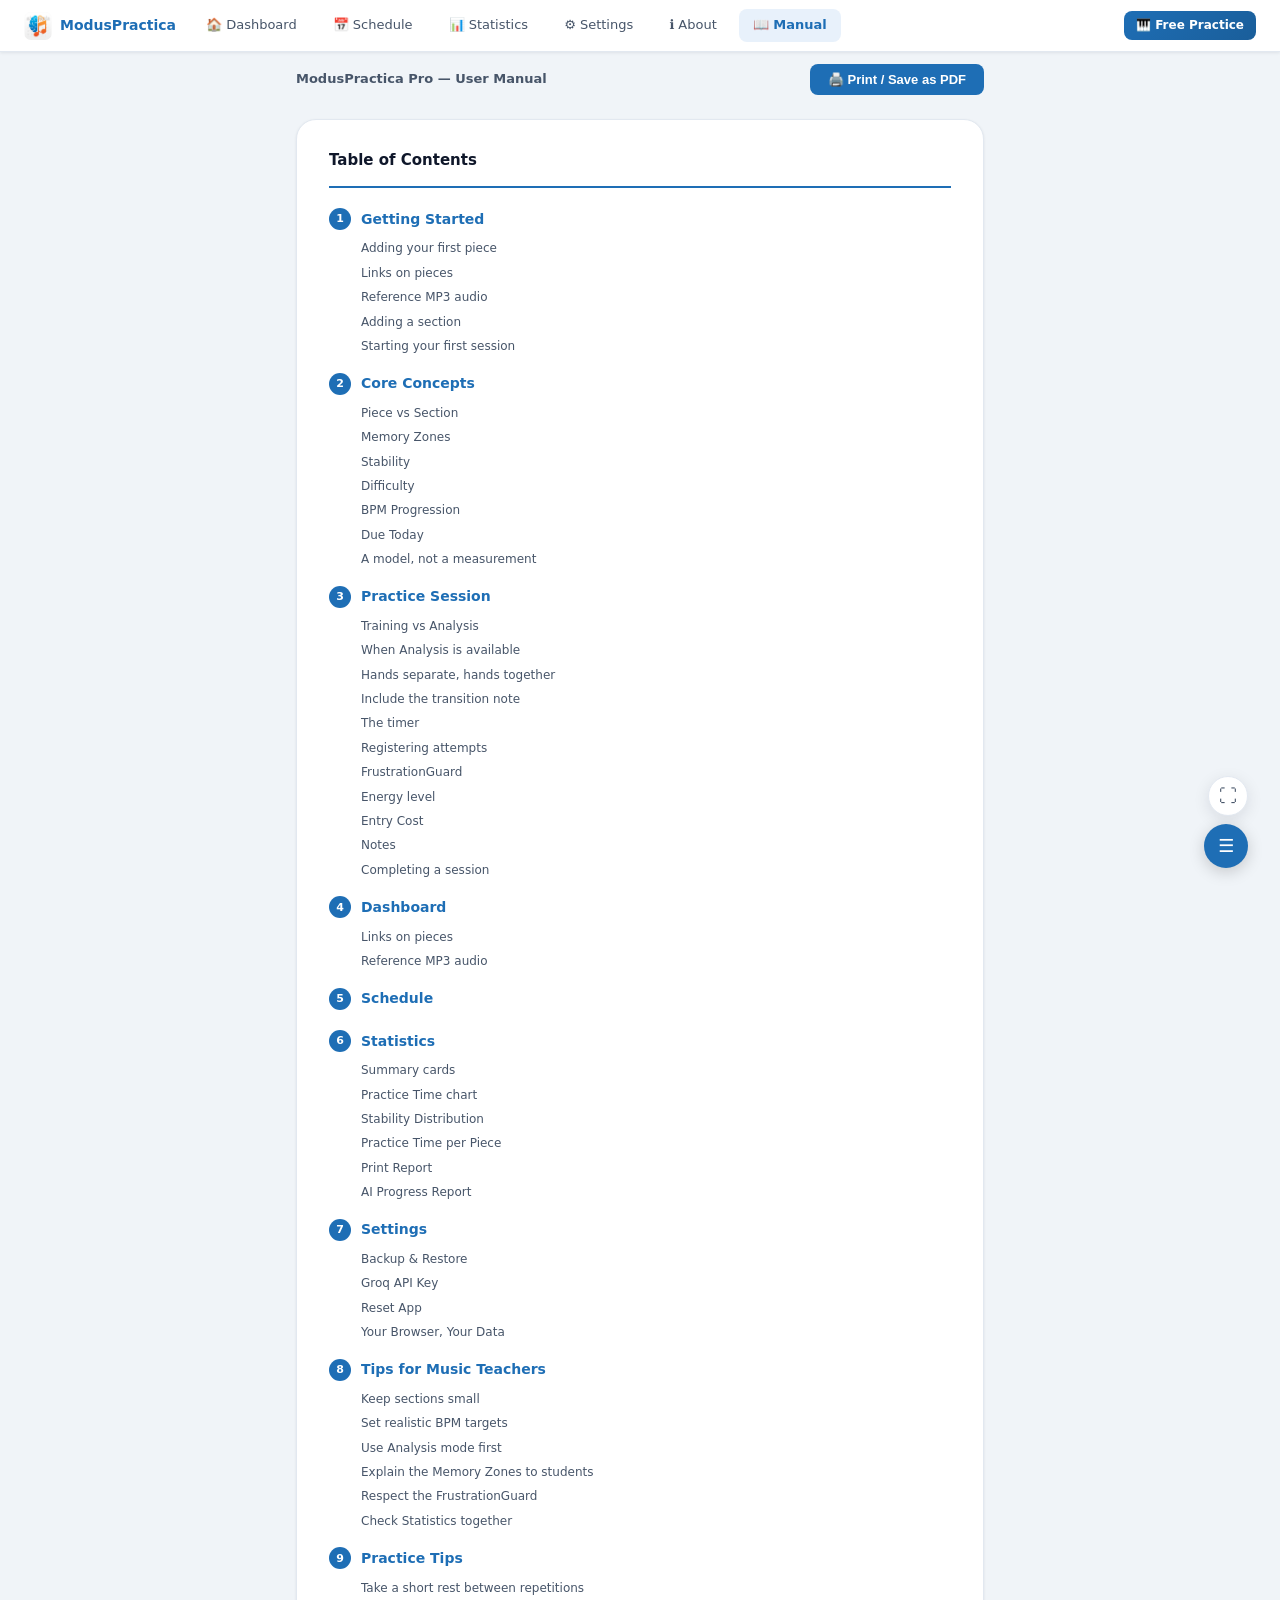
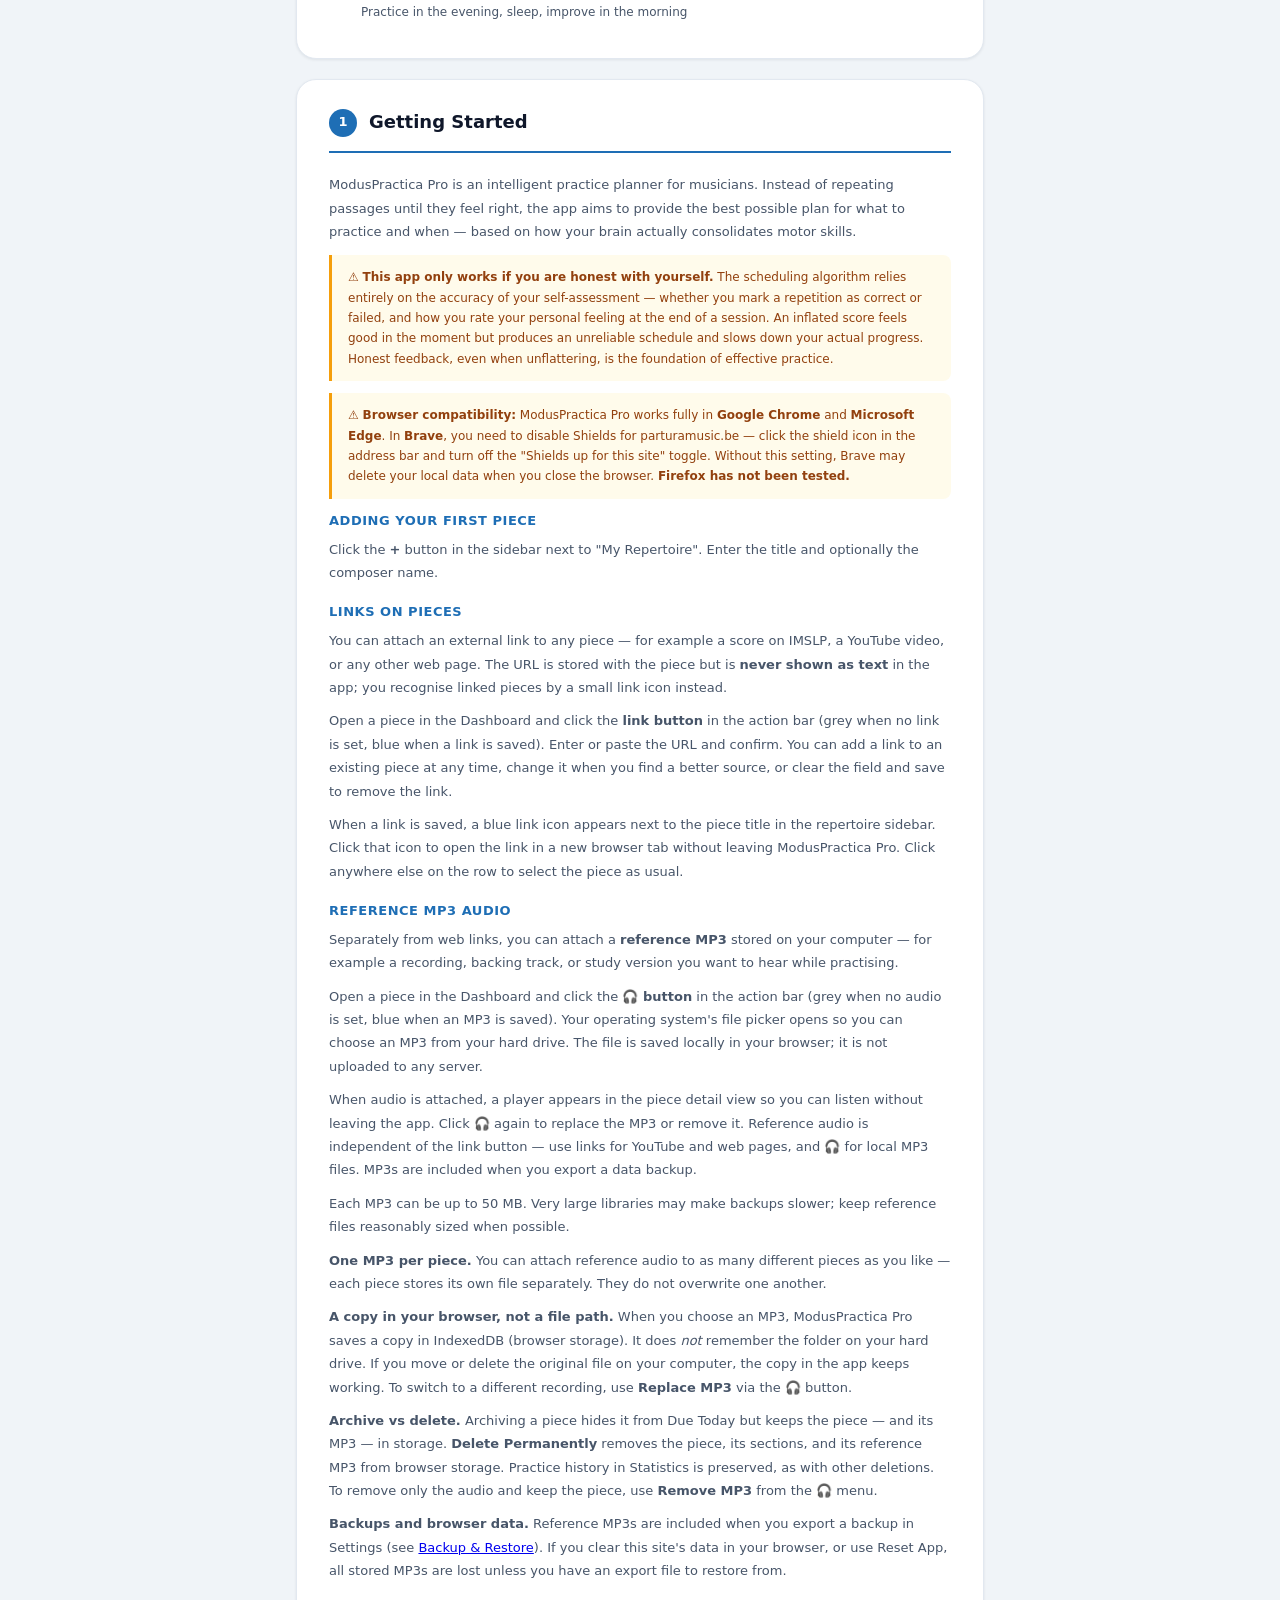
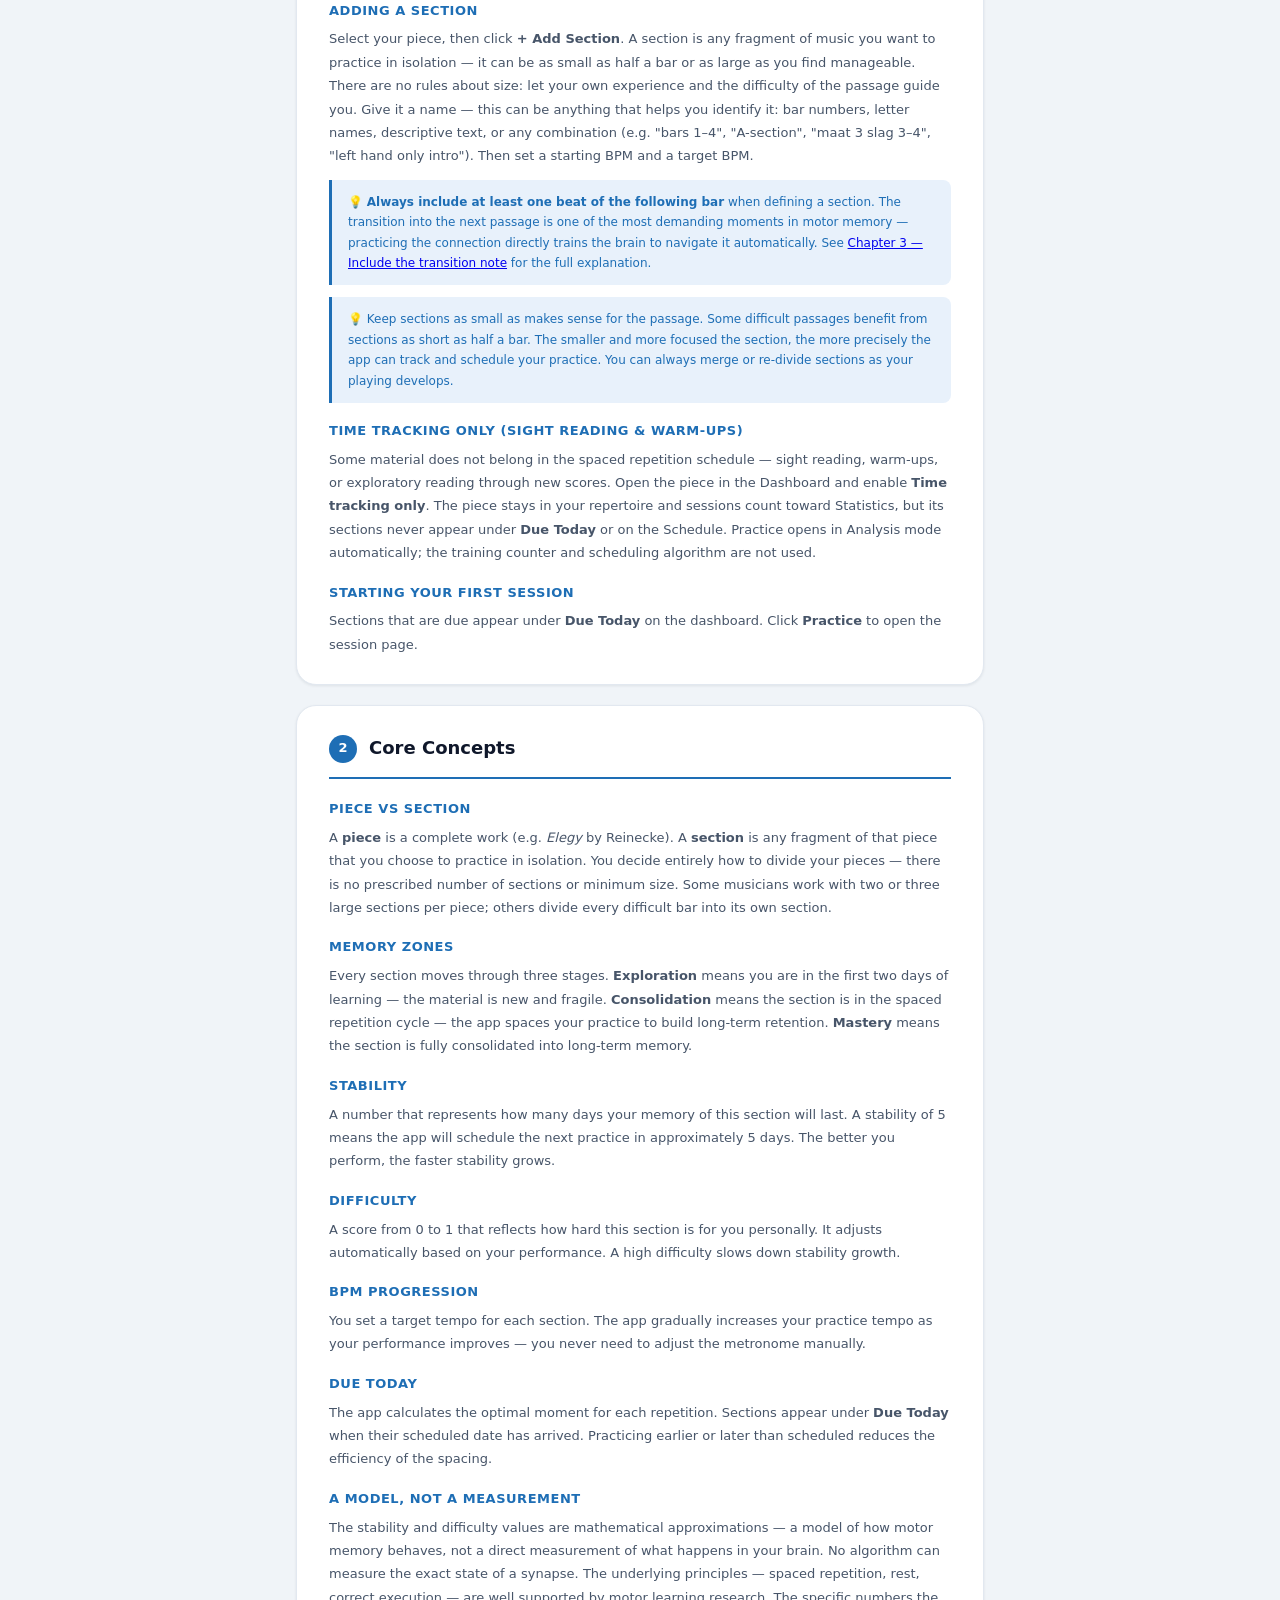
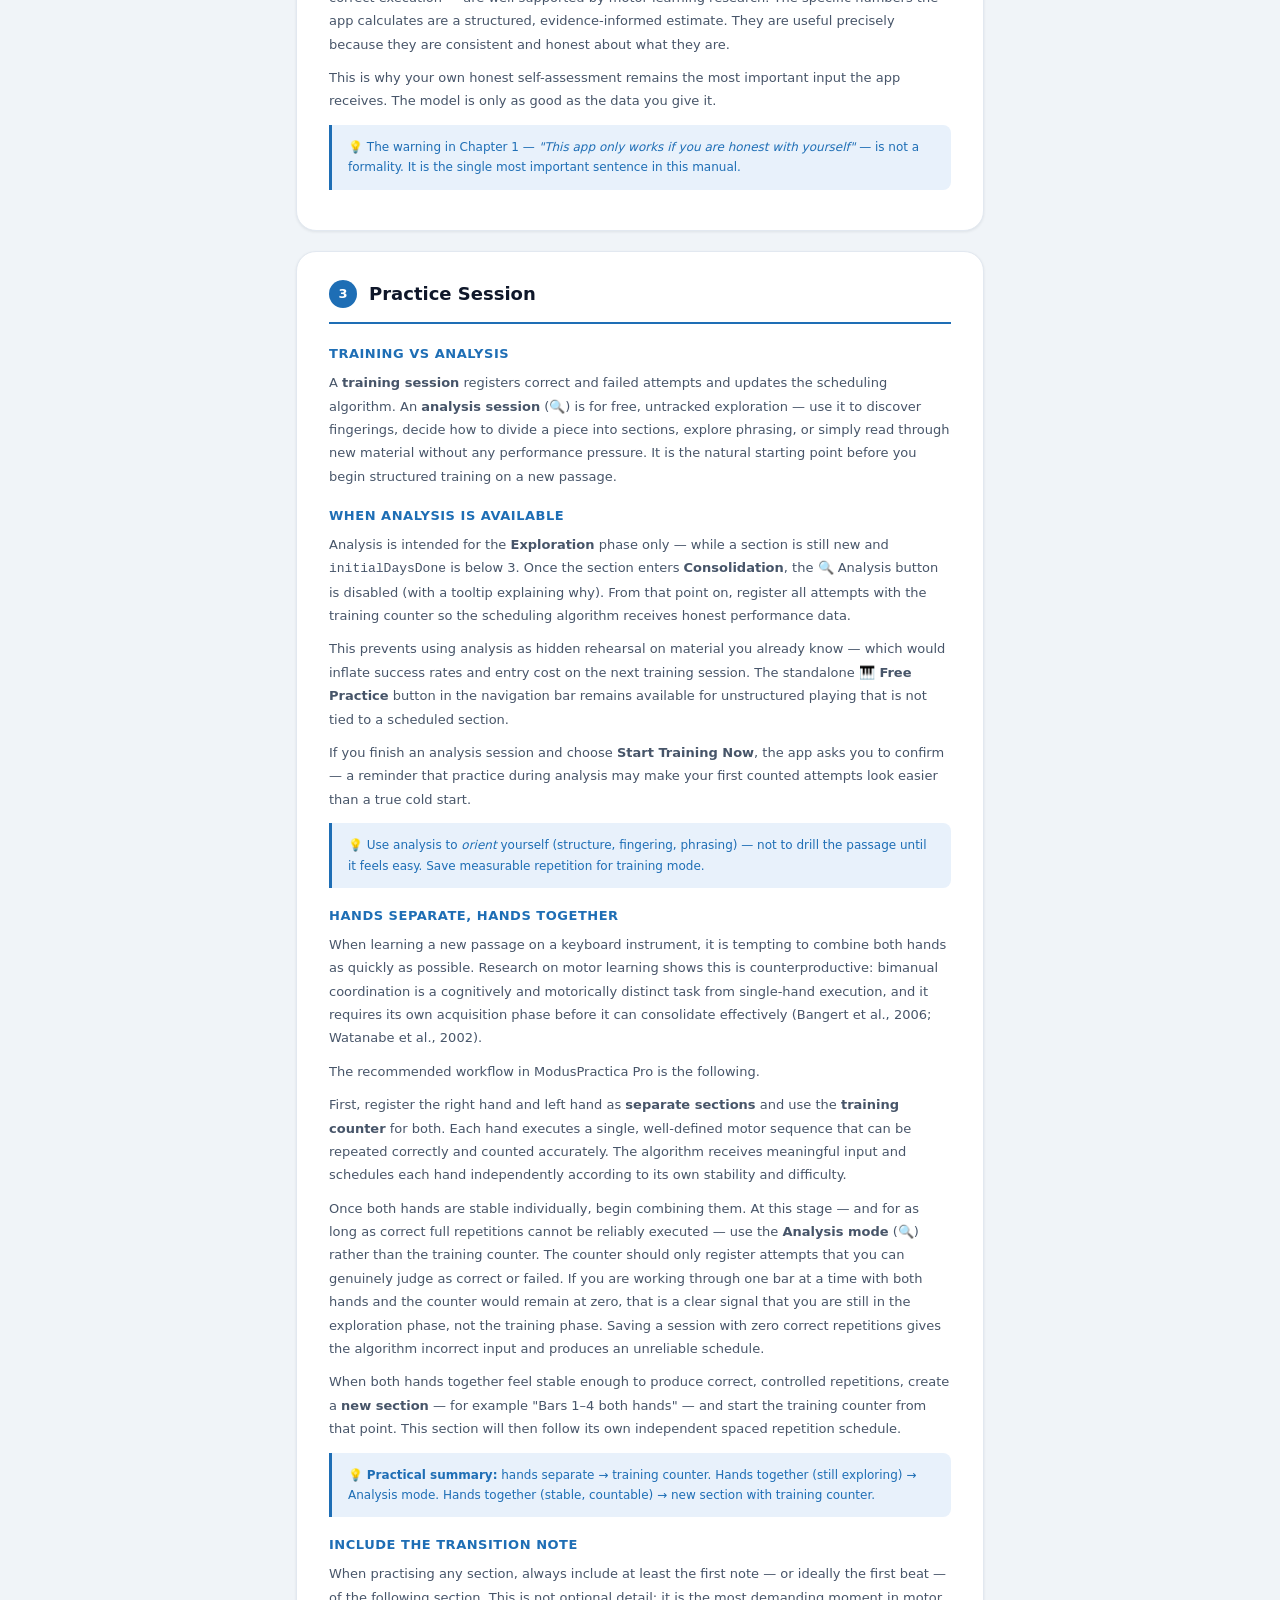
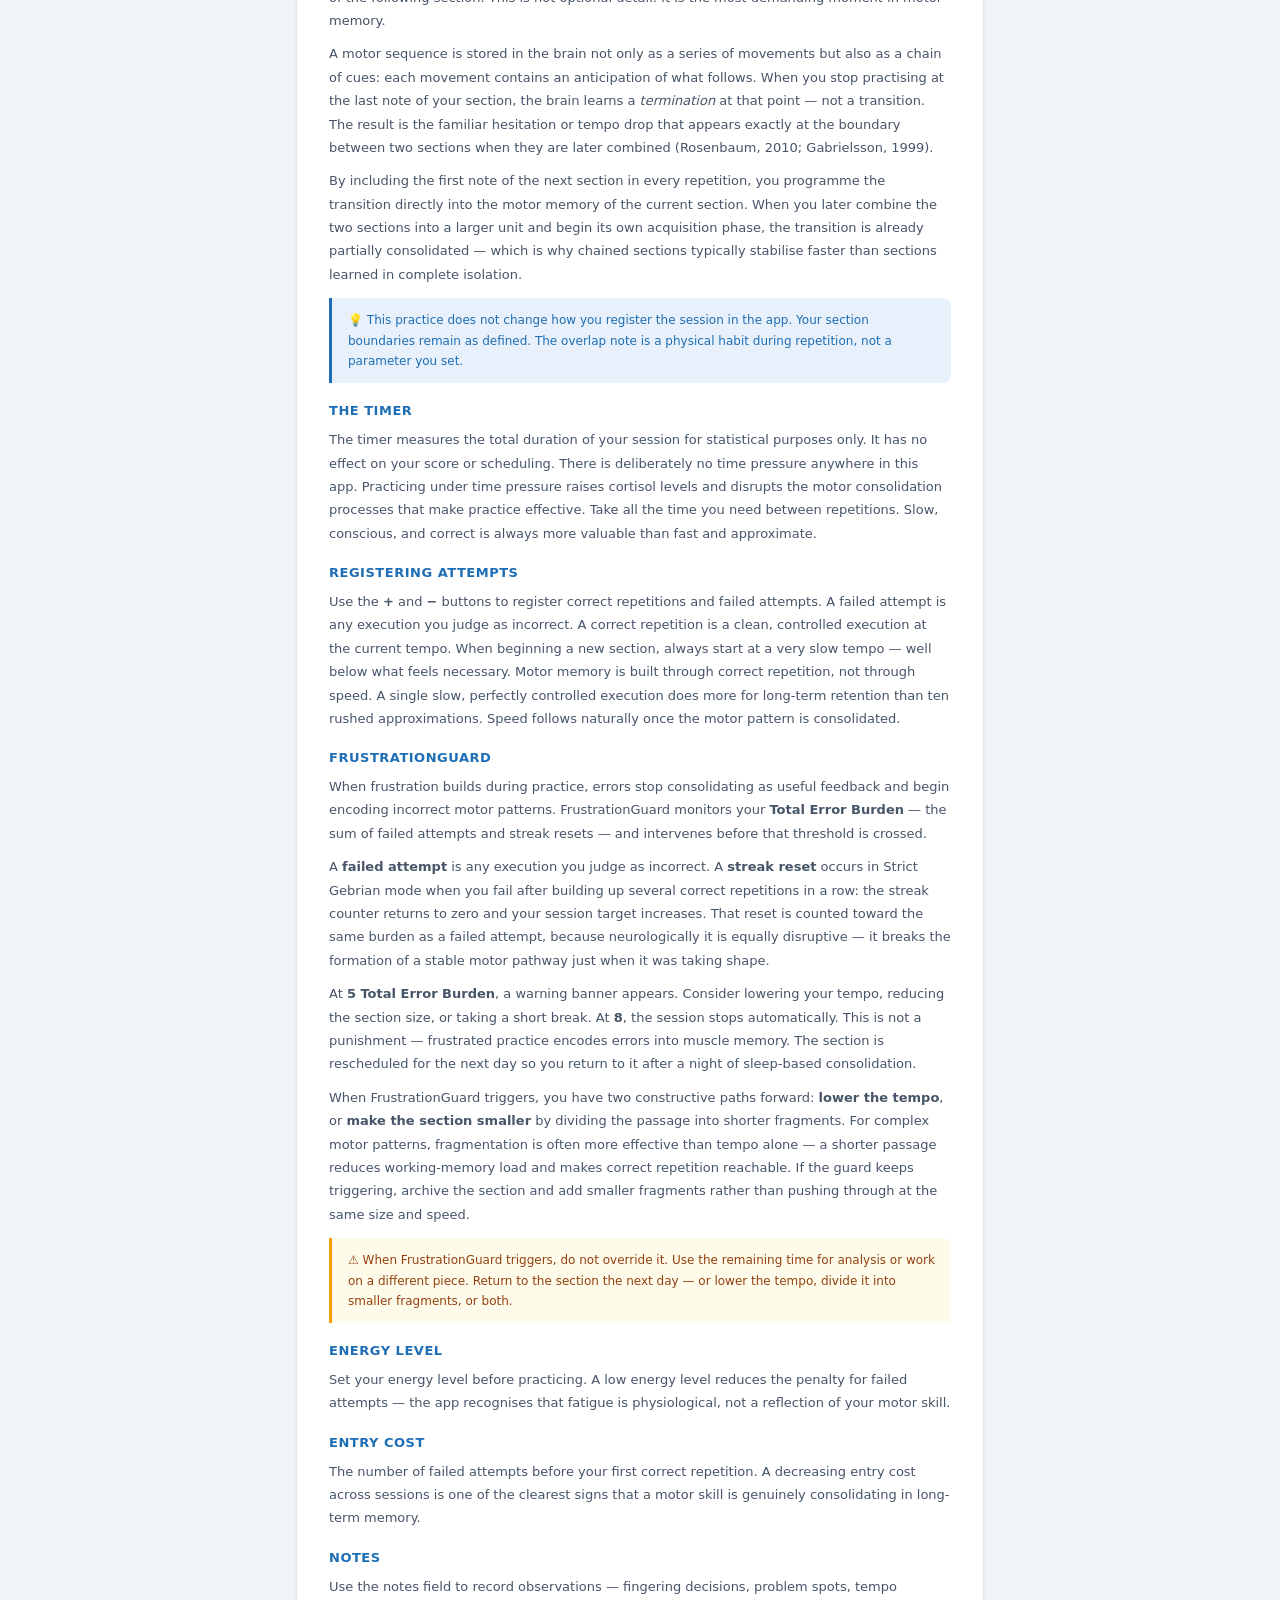
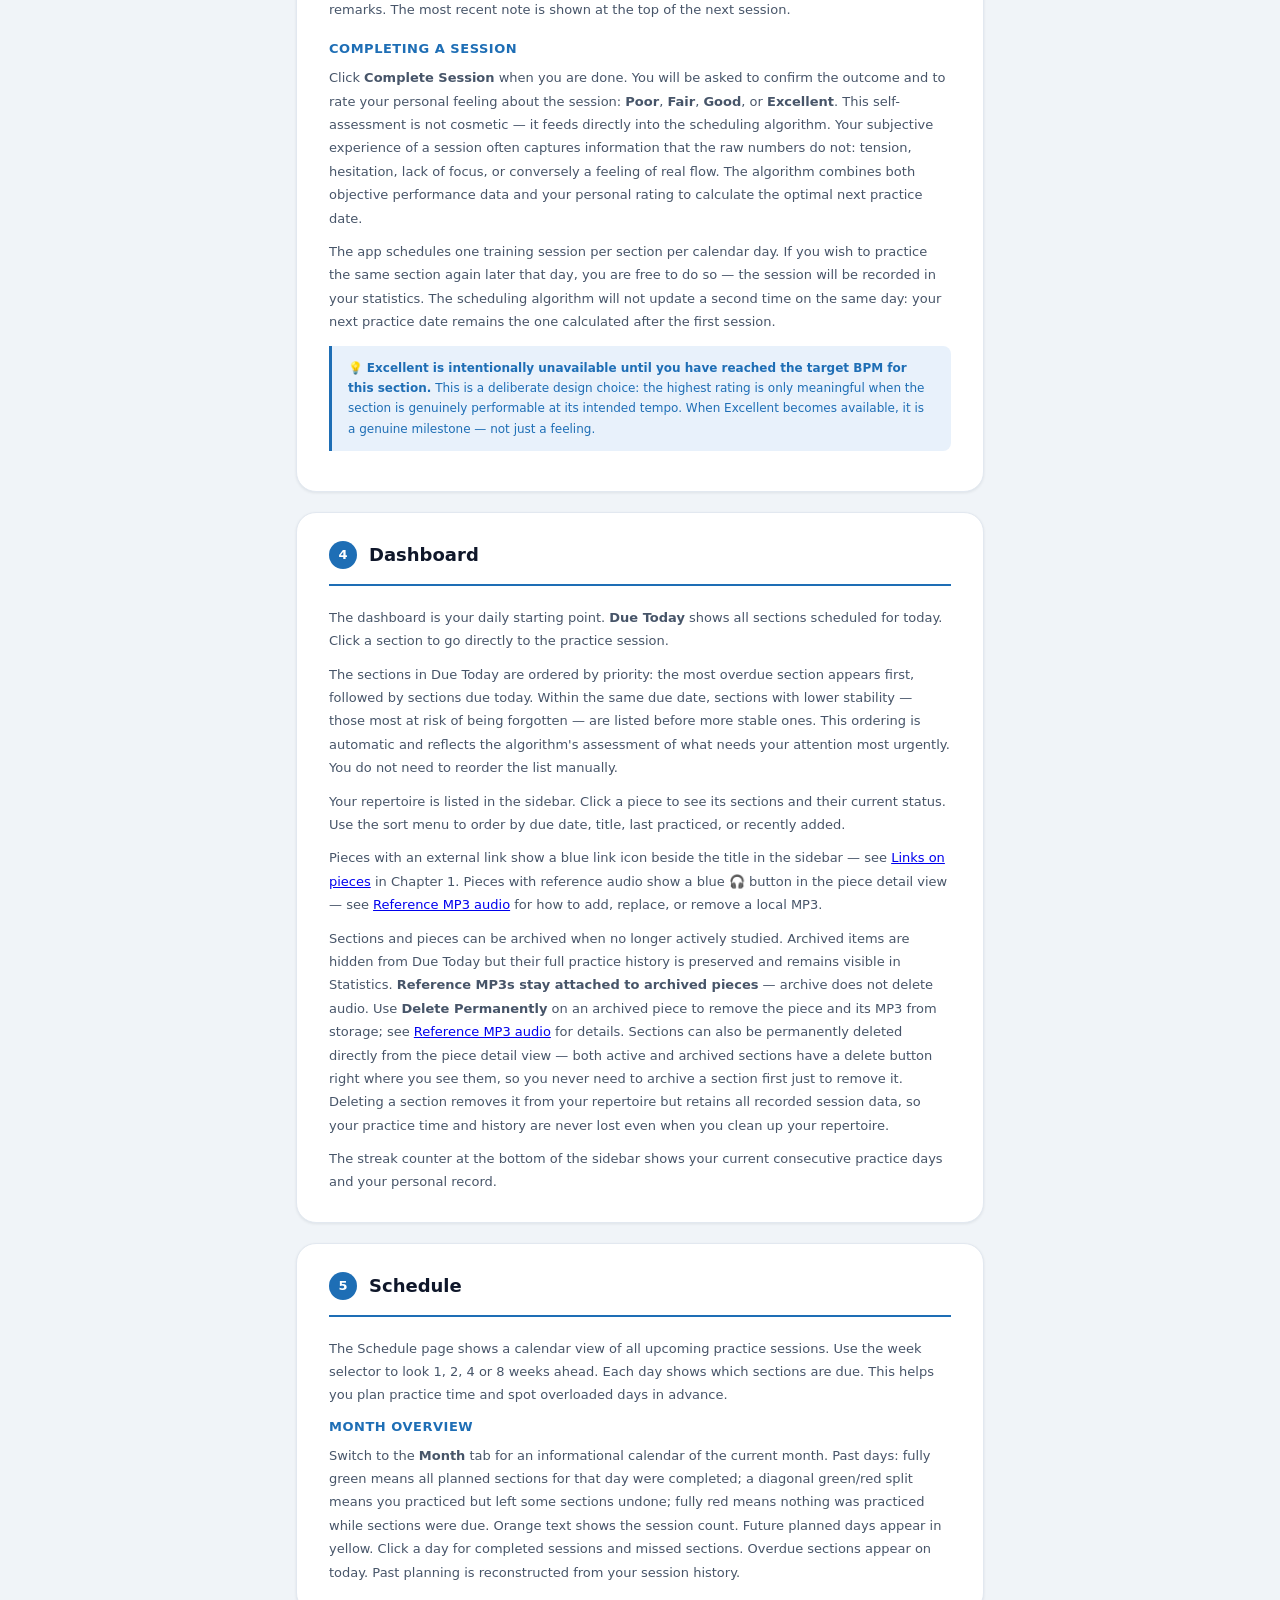
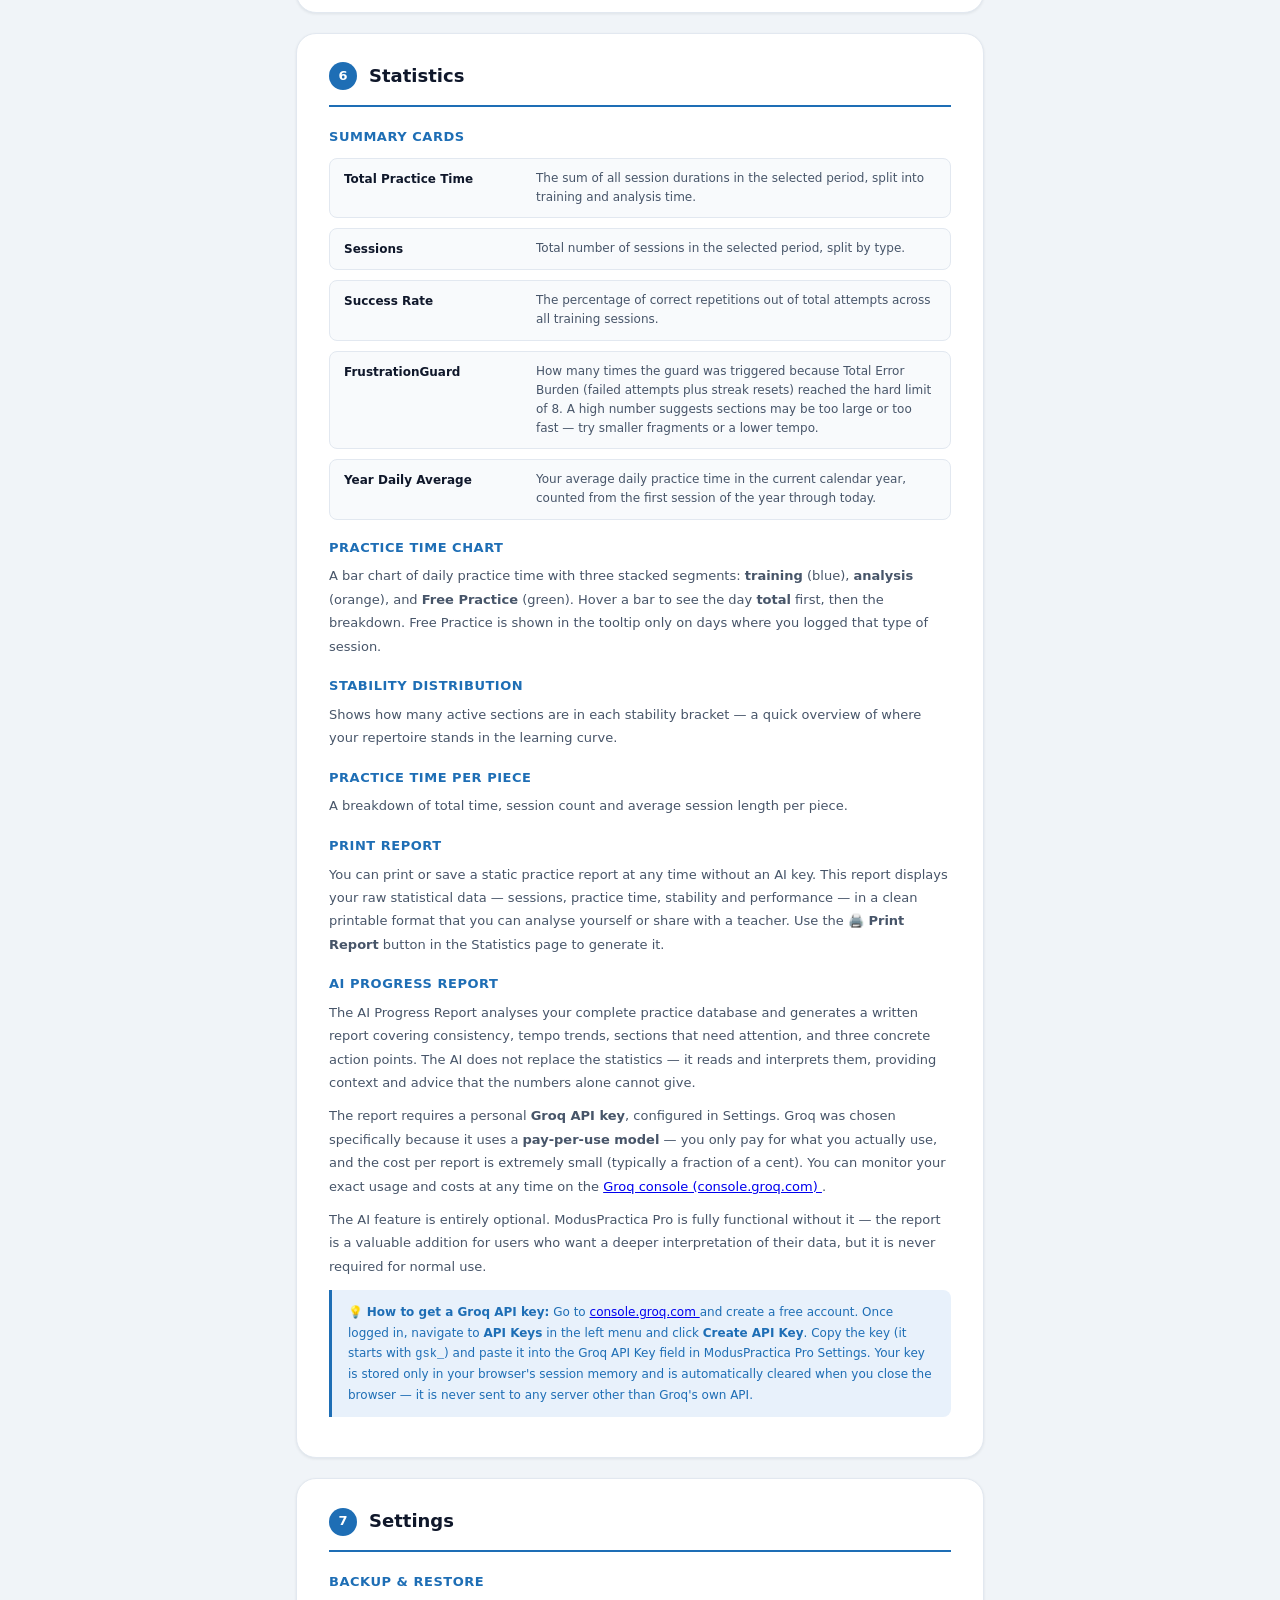
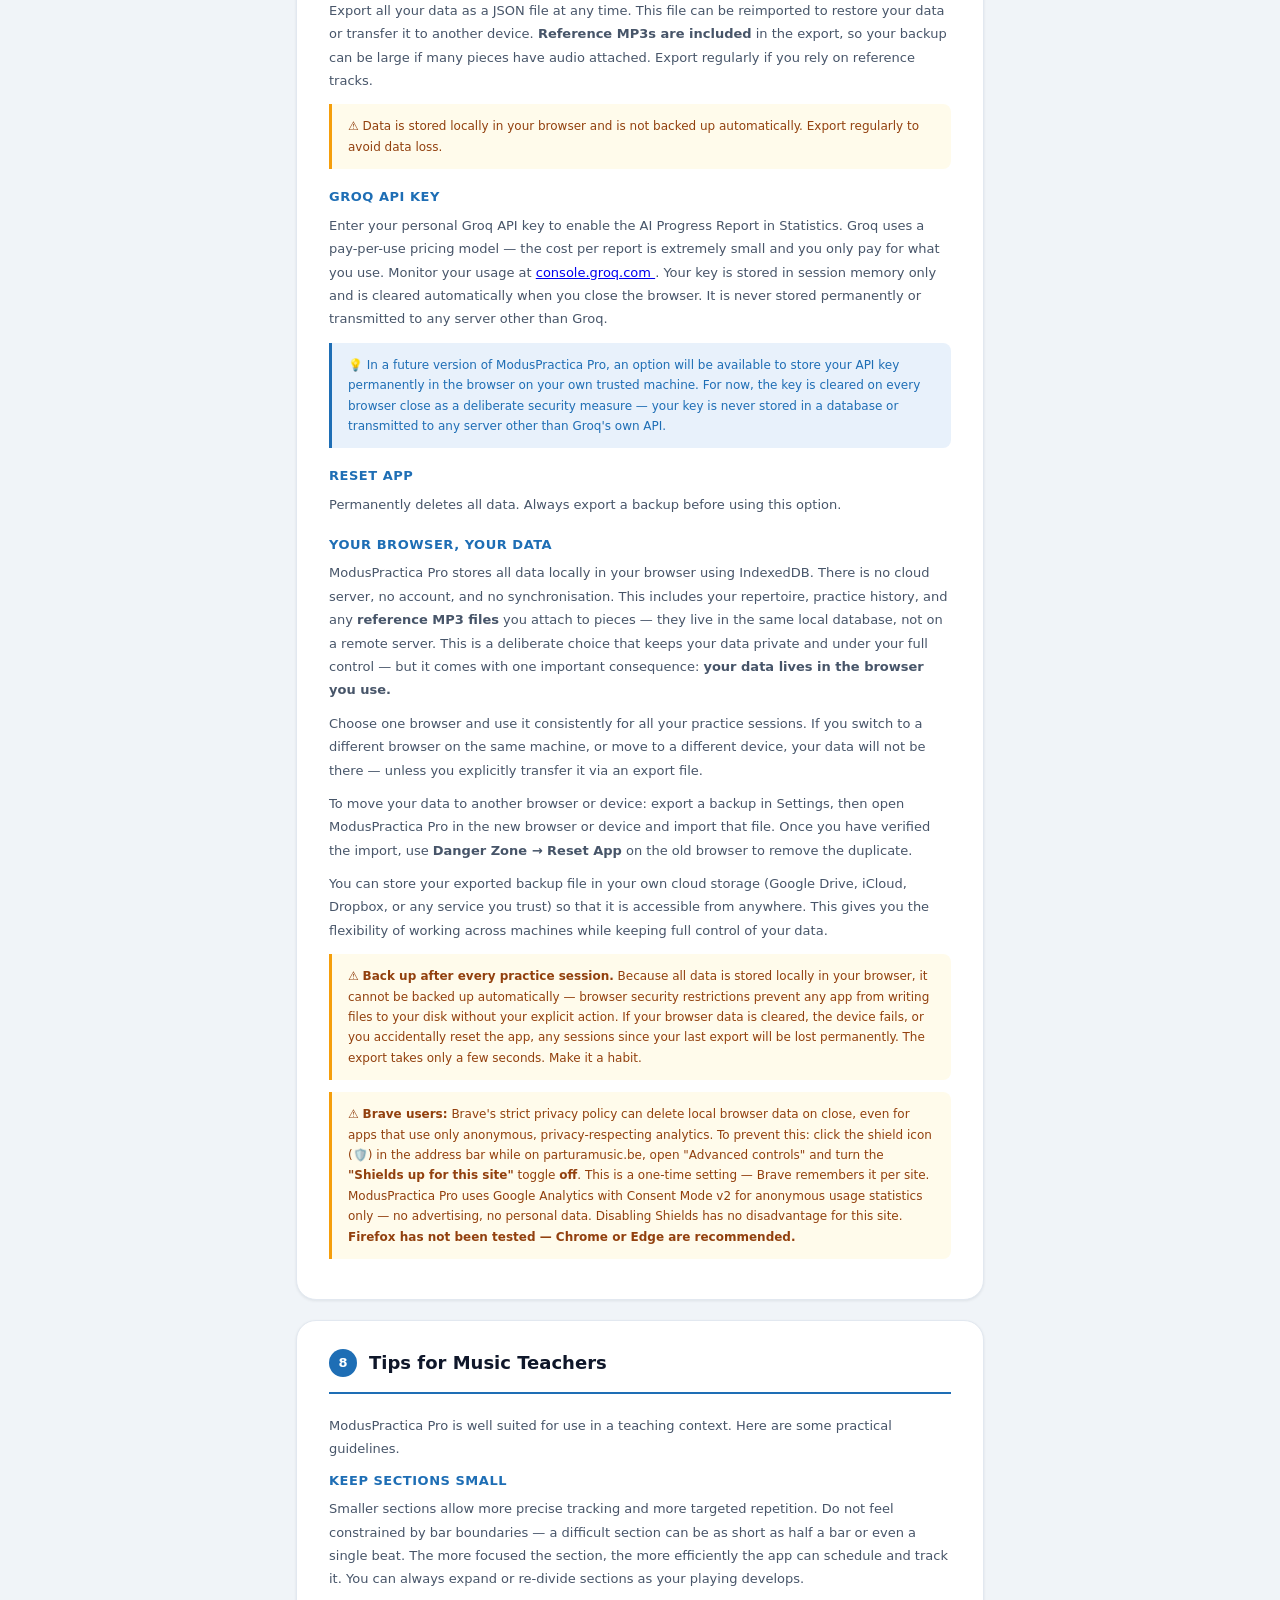
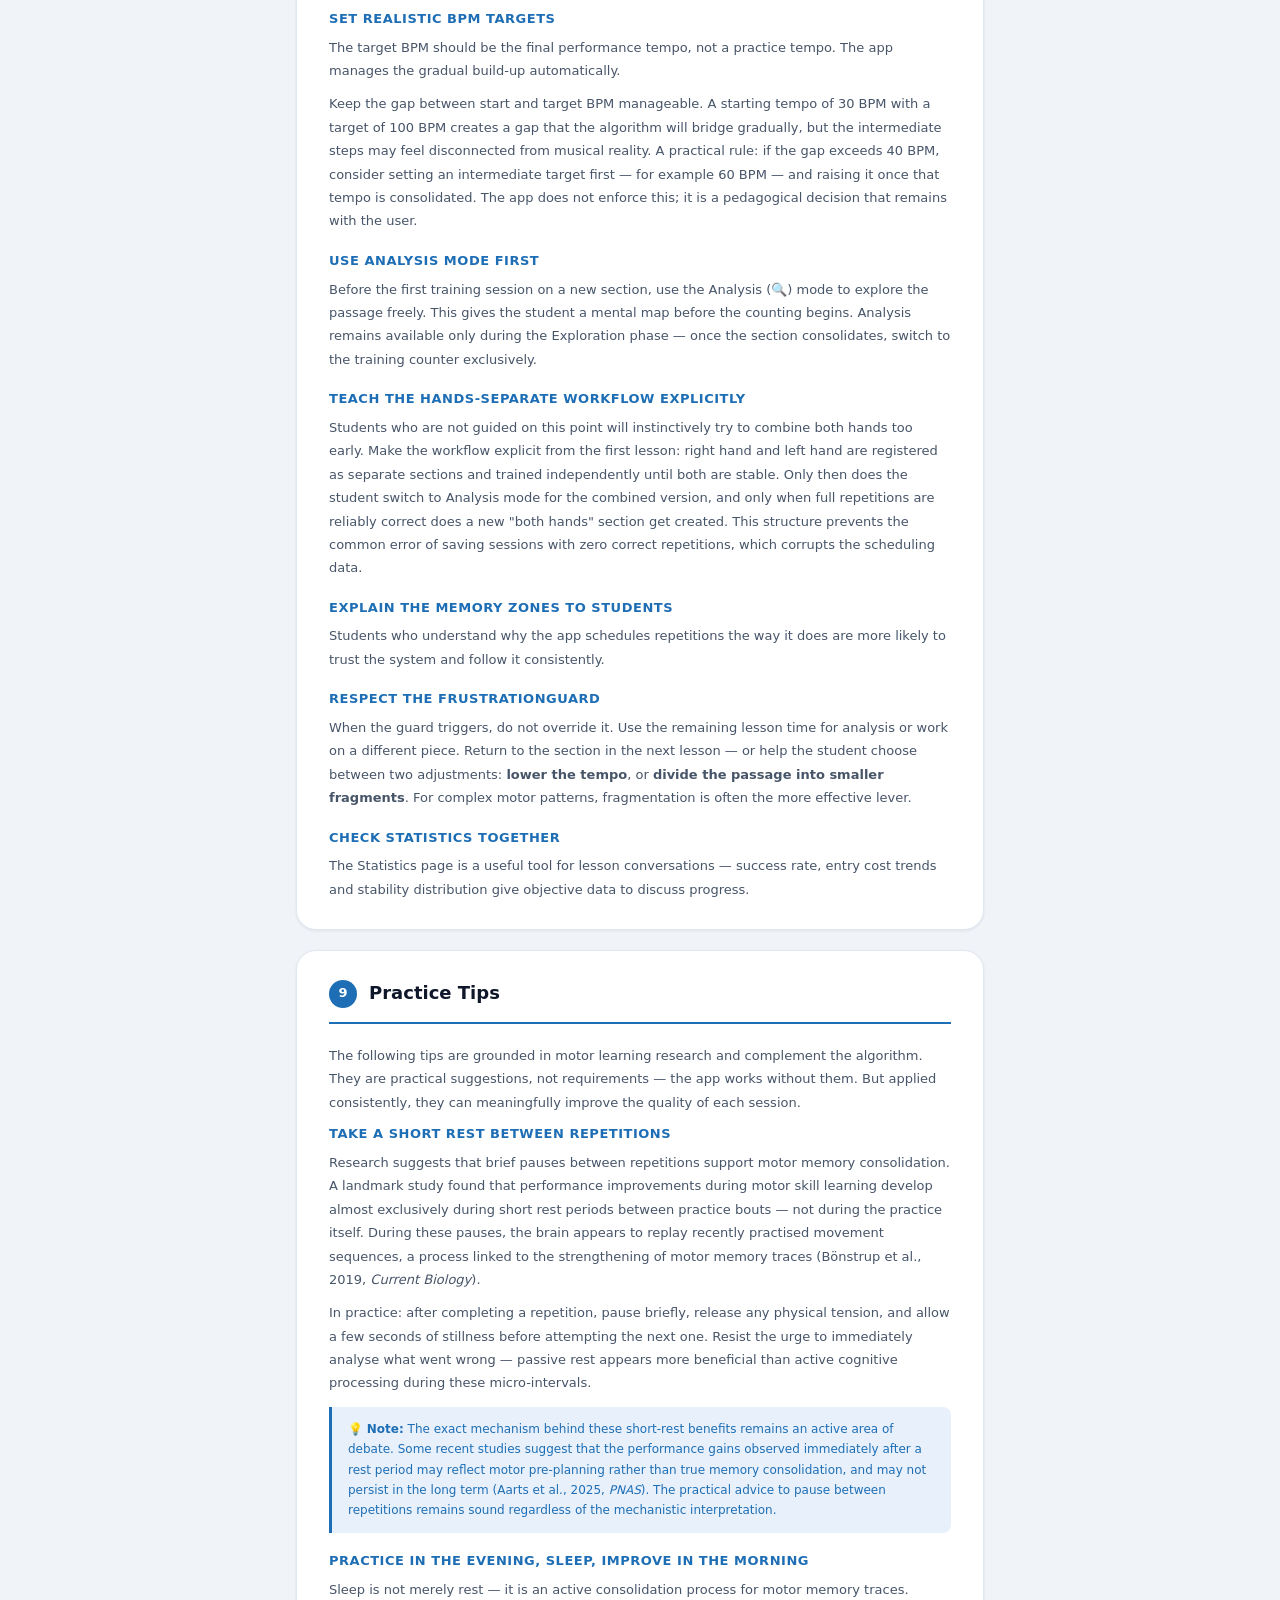
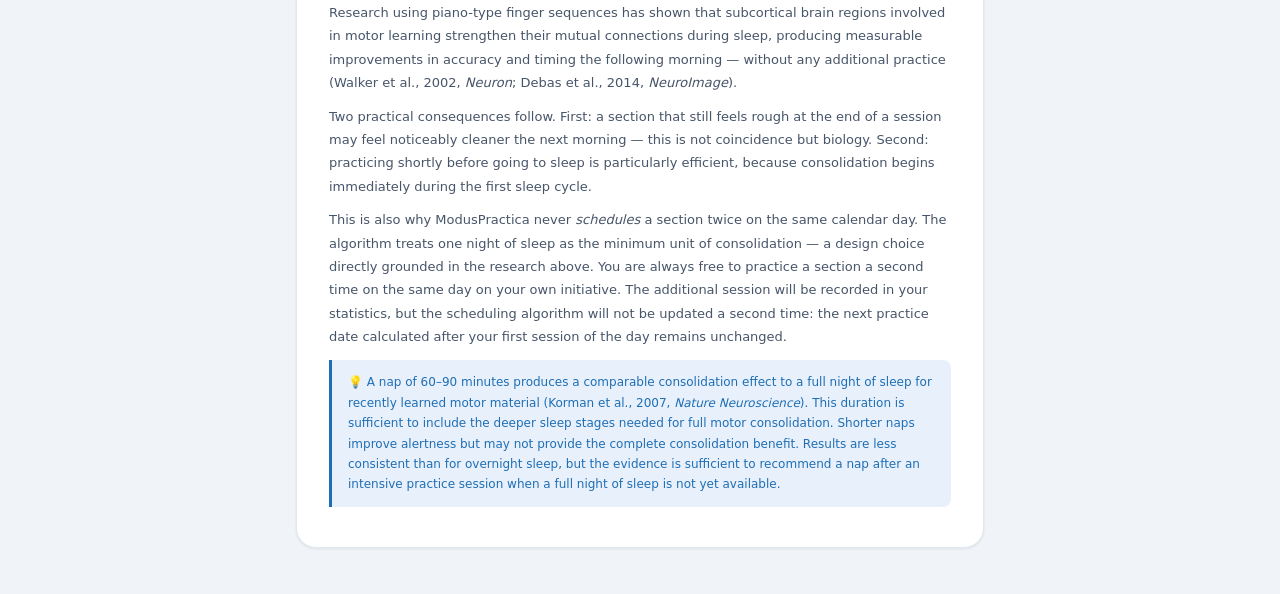
<file: manual.html>
<!DOCTYPE html>
<html lang="en">
<head>
  <meta charset="UTF-8">
  <meta name="viewport" content="width=device-width,
    initial-scale=1.0">
  <link rel="canonical" href="https://parturamusic.be/ModusPractica_Pro/manual.html">
  <title>ModusPractica Pro — User Manual</title>
  <link rel="icon" type="image/png" href="BreinLogo.png">
  <link rel="stylesheet" href="css/base.css">
  <link rel="stylesheet" href="css/manual.css">
  <style>
    .manual-toc-fab {
      position: fixed;
      bottom: 32px;
      right: 32px;
      width: 44px;
      height: 44px;
      border-radius: 50%;
      background: var(--accent);
      color: white;
      font-size: 18px;
      display: flex;
      align-items: center;
      justify-content: center;
      text-decoration: none;
      box-shadow: 0 4px 16px rgba(0,0,0,0.18);
      z-index: 999;
      transition: background 0.15s,
                  transform 0.15s,
                  box-shadow 0.15s;
      line-height: 1;
    }

    .manual-toc-fab:hover {
      background: var(--accent-dark);
      transform: scale(1.08);
      box-shadow: 0 6px 24px rgba(0,0,0,0.22);
    }

    @media print {
      .manual-toc-fab {
        display: none !important;
      }
    }
  </style>
  <style>
    .manual-toc {
      display: flex;
      flex-direction: column;
      gap: 4px;
    }

    .toc-chapter {
      margin-bottom: 8px;
    }

    .toc-chapter-link {
      display: flex;
      align-items: center;
      gap: 10px;
      font-size: 14px;
      font-weight: 700;
      color: var(--accent);
      text-decoration: none;
      padding: 4px 0;
    }

    .toc-chapter-link:hover {
      text-decoration: underline;
    }

    .toc-num {
      display: inline-flex;
      align-items: center;
      justify-content: center;
      width: 22px;
      height: 22px;
      border-radius: 50%;
      background: var(--accent);
      color: white;
      font-size: 11px;
      font-weight: 800;
      flex-shrink: 0;
    }

    .toc-sections {
      list-style: none;
      padding: 0 0 0 32px;
      margin: 2px 0 0 0;
      display: flex;
      flex-direction: column;
      gap: 2px;
    }

    .toc-sections li a {
      font-size: 12px;
      color: var(--text-secondary);
      text-decoration: none;
      padding: 1px 0;
    }

    .toc-sections li a:hover {
      color: var(--accent);
      text-decoration: underline;
    }
  </style>
  <!-- Google Consent Mode v2 — standaard alles geweigerd voor EER -->
  <script>
    window.dataLayer = window.dataLayer || [];
    function gtag(){dataLayer.push(arguments);}
    gtag('consent', 'default', {
      'ad_storage':         'denied',
      'ad_user_data':       'denied',
      'ad_personalization': 'denied',
      'analytics_storage':  'denied',
      'region': ['BE','NL','DE','FR','ES','IT',
                 'PL','SE','DK','FI','NO','AT',
                 'CH','PT','IE','LU','CZ','SK',
                 'HU','RO','BG','HR','SI','EE',
                 'LV','LT','MT','CY','GR'],
      'wait_for_update': 500
    });
  </script>

  <!-- Google tag (gtag.js) -->
  <script async
    src="https://www.googletagmanager.com/gtag/js?id=G-WJ7ZJJF6E5">
  </script>
  <script>
    window.dataLayer = window.dataLayer || [];
    function gtag(){dataLayer.push(arguments);}
    gtag('js', new Date());
    gtag('config', 'G-WJ7ZJJF6E5');
  </script>
  <script>
    (function () {
      var c = localStorage.getItem('mp_ga_consent');
      if (c === 'granted') {
        gtag('consent', 'update', {
          'analytics_storage':  'granted',
          'ad_storage':         'denied',
          'ad_user_data':       'denied',
          'ad_personalization': 'denied'
        });
      }
    })();
  </script>
</head>
<body>
<div class="manual-page">

  <!-- Navigatie -->
  <nav class="manual-nav">
    <a href="dashboard.html" class="manual-nav-brand">
      <img src="BreinLogo.png" class="manual-nav-logo"
           alt="ModusPractica">
      <span class="manual-nav-name">ModusPractica</span>
    </a>
    <a href="dashboard.html" class="nav-btn">
      🏠 Dashboard
    </a>
    <a href="schedule.html" class="nav-btn">
      📅 Schedule
    </a>
    <a href="statistics.html" class="nav-btn">
      📊 Statistics
    </a>
    <a href="settings.html" class="nav-btn">
      ⚙️ Settings
    </a>
    <a href="about.html" class="nav-btn">
      ℹ️ About
    </a>
    <a href="manual.html" class="nav-btn active">
      📖 Manual
    </a>
    <a href="practice-session.html?free=true" class="nav-btn nav-btn-free">
      🎹 Free Practice
    </a>
  </nav>

  <div class="manual-print-bar screen-only">
    <span class="manual-print-label">
      ModusPractica Pro — User Manual
    </span>
    <button class="btn btn-primary"
            onclick="window.print()">
      🖨️ Print / Save as PDF
    </button>
  </div>

  <div class="manual-content">

    <!-- Zwevende inhoudsopgave knop -->
    <a href="#toc"
       class="manual-toc-fab screen-only"
       title="Back to Table of Contents">
      ☰
    </a>

    <!-- Inhoudstafel -->
    <div class="manual-section" id="toc">
      <h2 class="manual-chapter-title"
          style="font-size:15px; margin-bottom:16px;">
        Table of Contents
      </h2>
      <nav class="manual-toc">

        <div class="toc-chapter">
          <a href="#chapter-1" class="toc-chapter-link">
            <span class="toc-num">1</span>
            Getting Started
          </a>
          <ul class="toc-sections">
            <li><a href="#chapter-1">Adding your first piece</a></li>
            <li><a href="#sec-piece-links">Links on pieces</a></li>
            <li><a href="#sec-piece-audio">Reference MP3 audio</a></li>
            <li><a href="#chapter-1">Adding a section</a></li>
            <li><a href="#chapter-1">Starting your first session</a></li>
          </ul>
        </div>

        <div class="toc-chapter">
          <a href="#chapter-2" class="toc-chapter-link">
            <span class="toc-num">2</span>
            Core Concepts
          </a>
          <ul class="toc-sections">
            <li><a href="#chapter-2">Piece vs Section</a></li>
            <li><a href="#chapter-2">Memory Zones</a></li>
            <li><a href="#chapter-2">Stability</a></li>
            <li><a href="#chapter-2">Difficulty</a></li>
            <li><a href="#chapter-2">BPM Progression</a></li>
            <li><a href="#chapter-2">Due Today</a></li>
            <li><a href="#sec-model-disclaimer">A model, not a measurement</a></li>
          </ul>
        </div>

        <div class="toc-chapter">
          <a href="#chapter-3" class="toc-chapter-link">
            <span class="toc-num">3</span>
            Practice Session
          </a>
          <ul class="toc-sections">
            <li><a href="#chapter-3">Training vs Analysis</a></li>
            <li><a href="#sec-analysis-phase">When Analysis is available</a></li>
            <li><a href="#sec-hands-separate">Hands separate, hands together</a></li>
            <li><a href="#sec-transition-note">Include the transition note</a></li>
            <li><a href="#chapter-3">The timer</a></li>
            <li><a href="#chapter-3">Registering attempts</a></li>
            <li><a href="#chapter-3">FrustrationGuard</a></li>
            <li><a href="#chapter-3">Energy level</a></li>
            <li><a href="#chapter-3">Entry Cost</a></li>
            <li><a href="#chapter-3">Notes</a></li>
            <li><a href="#chapter-3">Completing a session</a></li>
          </ul>
        </div>

        <div class="toc-chapter">
          <a href="#chapter-4" class="toc-chapter-link">
            <span class="toc-num">4</span>
            Dashboard
          </a>
          <ul class="toc-sections">
            <li><a href="#sec-piece-links">Links on pieces</a></li>
            <li><a href="#sec-piece-audio">Reference MP3 audio</a></li>
          </ul>
        </div>

        <div class="toc-chapter">
          <a href="#chapter-5" class="toc-chapter-link">
            <span class="toc-num">5</span>
            Schedule
          </a>
        </div>

        <div class="toc-chapter">
          <a href="#chapter-6" class="toc-chapter-link">
            <span class="toc-num">6</span>
            Statistics
          </a>
          <ul class="toc-sections">
            <li><a href="#chapter-6">Summary cards</a></li>
            <li><a href="#chapter-6">Practice Time chart</a></li>
            <li><a href="#chapter-6">Stability Distribution</a></li>
            <li><a href="#chapter-6">Practice Time per Piece</a></li>
            <li><a href="#chapter-6">Print Report</a></li>
            <li><a href="#chapter-6">AI Progress Report</a></li>
          </ul>
        </div>

        <div class="toc-chapter">
          <a href="#chapter-7" class="toc-chapter-link">
            <span class="toc-num">7</span>
            Settings
          </a>
          <ul class="toc-sections">
            <li><a href="#chapter-7">Backup &amp; Restore</a></li>
            <li><a href="#chapter-7">Groq API Key</a></li>
            <li><a href="#chapter-7">Reset App</a></li>
            <li><a href="#chapter-7">Your Browser, Your Data</a></li>
          </ul>
        </div>

        <div class="toc-chapter">
          <a href="#chapter-8" class="toc-chapter-link">
            <span class="toc-num">8</span>
            Tips for Music Teachers
          </a>
          <ul class="toc-sections">
            <li><a href="#chapter-8">Keep sections small</a></li>
            <li><a href="#chapter-8">Set realistic BPM targets</a></li>
            <li><a href="#chapter-8">Use Analysis mode first</a></li>
            <li><a href="#chapter-8">Explain the Memory Zones to students</a></li>
            <li><a href="#chapter-8">Respect the FrustrationGuard</a></li>
            <li><a href="#chapter-8">Check Statistics together</a></li>
          </ul>
        </div>

        <div class="toc-chapter">
          <a href="#chapter-9" class="toc-chapter-link">
            <span class="toc-num">9</span>
            Practice Tips
          </a>
          <ul class="toc-sections">
            <li><a href="#chapter-9">Take a short rest between repetitions</a></li>
            <li><a href="#chapter-9">Practice in the evening, sleep, improve in the morning</a></li>
          </ul>
        </div>

      </nav>
    </div>

    <!-- Chapter 1 -->
    <div class="manual-section" id="chapter-1">
      <h2 class="manual-chapter-title">
        <span class="manual-chapter-number">1</span>
        Getting Started
      </h2>

      <p class="manual-prose">
        ModusPractica Pro is an intelligent practice planner
        for musicians. Instead of repeating passages until
        they feel right, the app aims to provide the best
        possible plan for what to practice and when — based
        on how your brain actually consolidates motor skills.
      </p>

      <div class="manual-warning">
        ⚠️ <strong>This app only works if you are
        honest with yourself.</strong> The scheduling
        algorithm relies entirely on the accuracy of
        your self-assessment — whether you mark a
        repetition as correct or failed, and how you
        rate your personal feeling at the end of a
        session. An inflated score feels good in the
        moment but produces an unreliable schedule
        and slows down your actual progress.
        Honest feedback, even when unflattering,
        is the foundation of effective practice.
      </div>

      <div class="manual-warning">
        ⚠️ <strong>Browser compatibility:</strong>
        ModusPractica Pro works fully in
        <strong>Google Chrome</strong> and
        <strong>Microsoft Edge</strong>. In
        <strong>Brave</strong>, you need to disable
        Shields for parturamusic.be — click the shield
        icon in the address bar and turn off the
        "Shields up for this site" toggle. Without
        this setting, Brave may delete your local data
        when you close the browser.
        <strong>Firefox has not been tested.</strong>
      </div>

      <h3 class="manual-section-heading">
        Adding your first piece
      </h3>
      <p class="manual-prose">
        Click the <strong>+</strong> button in the sidebar
        next to "My Repertoire". Enter the title and
        optionally the composer name.
      </p>

      <h3 class="manual-section-heading" id="sec-piece-links">
        Links on pieces
      </h3>
      <p class="manual-prose">
        You can attach an external link to any piece —
        for example a score on IMSLP, a YouTube video,
        or any other web page. The URL is stored with
        the piece but is <strong>never shown as text</strong>
        in the app; you recognise linked pieces by a small
        link icon instead.
      </p>
      <p class="manual-prose">
        Open a piece in the Dashboard and click the
        <strong>link button</strong> in the action bar
        (grey when no link is set, blue when a link is
        saved). Enter or paste the URL and confirm.
        You can add a link to an existing piece at any
        time, change it when you find a better source,
        or clear the field and save to remove the link.
      </p>
      <p class="manual-prose">
        When a link is saved, a blue link icon appears
        next to the piece title in the repertoire
        sidebar. Click that icon to open the link in a
        new browser tab without leaving ModusPractica
        Pro. Click anywhere else on the row to select
        the piece as usual.
      </p>

      <h3 class="manual-section-heading" id="sec-piece-audio">
        Reference MP3 audio
      </h3>
      <p class="manual-prose">
        Separately from web links, you can attach a
        <strong>reference MP3</strong> stored on your
        computer — for example a recording, backing
        track, or study version you want to hear while
        practising.
      </p>
      <p class="manual-prose">
        Open a piece in the Dashboard and click the
        <strong>🎧 button</strong> in the action bar
        (grey when no audio is set, blue when an MP3 is
        saved). Your operating system's file picker opens
        so you can choose an MP3 from your hard drive.
        The file is saved locally in your browser; it is
        not uploaded to any server.
      </p>
      <p class="manual-prose">
        When audio is attached, a player appears in the
        piece detail view so you can listen without
        leaving the app. Click <strong>🎧</strong> again
        to replace the MP3 or remove it. Reference audio
        is independent of the link button — use links for
        YouTube and web pages, and 🎧 for local MP3 files.
        MP3s are included when you export a data backup.
      </p>
      <p class="manual-prose">
        Each MP3 can be up to 50&nbsp;MB. Very large
        libraries may make backups slower; keep reference
        files reasonably sized when possible.
      </p>
      <p class="manual-prose">
        <strong>One MP3 per piece.</strong> You can attach
        reference audio to as many different pieces as you
        like — each piece stores its own file separately.
        They do not overwrite one another.
      </p>
      <p class="manual-prose">
        <strong>A copy in your browser, not a file path.</strong>
        When you choose an MP3, ModusPractica Pro saves a
        copy in IndexedDB (browser storage). It does
        <em>not</em> remember the folder on your hard drive.
        If you move or delete the original file on your
        computer, the copy in the app keeps working. To
        switch to a different recording, use
        <strong>Replace MP3</strong> via the 🎧 button.
      </p>
      <p class="manual-prose">
        <strong>Archive vs delete.</strong> Archiving a piece
        hides it from Due Today but keeps the piece — and its
        MP3 — in storage. <strong>Delete Permanently</strong>
        removes the piece, its sections, and its reference
        MP3 from browser storage. Practice history in
        Statistics is preserved, as with other deletions.
        To remove only the audio and keep the piece, use
        <strong>Remove MP3</strong> from the 🎧 menu.
      </p>
      <p class="manual-prose">
        <strong>Backups and browser data.</strong> Reference
        MP3s are included when you export a backup in
        Settings (see
        <a href="#chapter-7">Backup &amp; Restore</a>).
        If you clear this site's data in your browser, or
        use Reset App, all stored MP3s are lost unless you
        have an export file to restore from.
      </p>

      <h3 class="manual-section-heading">
        Adding a section
      </h3>
      <p class="manual-prose">
        Select your piece, then click
        <strong>+ Add Section</strong>. A section is
        any fragment of music you want to practice in
        isolation — it can be as small as half a bar
        or as large as you find manageable. There are
        no rules about size: let your own experience
        and the difficulty of the passage guide you.
        Give it a name — this can be anything that
        helps you identify it: bar numbers, letter
        names, descriptive text, or any combination
        (e.g. "bars 1–4", "A-section", "maat 3 slag
        3–4", "left hand only intro"). Then set a
        starting BPM and a target BPM.
      </p>

      <div class="manual-tip">
        💡 <strong>Always include at least one beat
        of the following bar</strong> when defining
        a section. The transition into the next
        passage is one of the most demanding moments
        in motor memory — practicing the connection
        directly trains the brain to navigate it
        automatically.
        See <a href="#sec-transition-note">Chapter 3 —
        Include the transition note</a> for the
        full explanation.
      </div>

      <div class="manual-tip">
        💡 Keep sections as small as makes sense for the
        passage. Some difficult passages benefit from
        sections as short as half a bar. The smaller and
        more focused the section, the more precisely the
        app can track and schedule your practice. You can
        always merge or re-divide sections as your playing
        develops.
      </div>

      <h3 class="manual-section-heading">
        Time tracking only (sight reading &amp; warm-ups)
      </h3>
      <p class="manual-prose">
        Some material does not belong in the spaced
        repetition schedule — sight reading, warm-ups,
        or exploratory reading through new scores. Open
        the piece in the Dashboard and enable
        <strong>Time tracking only</strong>. The piece
        stays in your repertoire and sessions count
        toward Statistics, but its sections never appear
        under <strong>Due Today</strong> or on the
        Schedule. Practice opens in Analysis mode
        automatically; the training counter and
        scheduling algorithm are not used.
      </p>

      <h3 class="manual-section-heading">
        Starting your first session
      </h3>
      <p class="manual-prose">
        Sections that are due appear under
        <strong>Due Today</strong> on the dashboard.
        Click <strong>Practice</strong> to open the
        session page.
      </p>
    </div>

    <!-- Chapter 2 -->
    <div class="manual-section" id="chapter-2">
      <h2 class="manual-chapter-title">
        <span class="manual-chapter-number">2</span>
        Core Concepts
      </h2>

      <h3 class="manual-section-heading">
        Piece vs Section
      </h3>
      <p class="manual-prose">
        A <strong>piece</strong> is a complete work
        (e.g. <em>Elegy</em> by Reinecke). A
        <strong>section</strong> is any fragment of that
        piece that you choose to practice in isolation.
        You decide entirely how to divide your pieces —
        there is no prescribed number of sections or
        minimum size. Some musicians work with two or
        three large sections per piece; others divide
        every difficult bar into its own section.
      </p>

      <h3 class="manual-section-heading">
        Memory Zones
      </h3>
      <p class="manual-prose">
        Every section moves through three stages.
        <strong>Exploration</strong> means you are in
        the first two days of learning — the material is
        new and fragile. <strong>Consolidation</strong>
        means the section is in the spaced repetition
        cycle — the app spaces your practice to build
        long-term retention. <strong>Mastery</strong>
        means the section is fully consolidated into
        long-term memory.
      </p>

      <h3 class="manual-section-heading">Stability</h3>
      <p class="manual-prose">
        A number that represents how many days your
        memory of this section will last. A stability
        of 5 means the app will schedule the next
        practice in approximately 5 days. The better
        you perform, the faster stability grows.
      </p>

      <h3 class="manual-section-heading">Difficulty</h3>
      <p class="manual-prose">
        A score from 0 to 1 that reflects how hard this
        section is for you personally. It adjusts
        automatically based on your performance.
        A high difficulty slows down stability growth.
      </p>

      <h3 class="manual-section-heading">
        BPM Progression
      </h3>
      <p class="manual-prose">
        You set a target tempo for each section.
        The app gradually increases your practice tempo
        as your performance improves — you never need
        to adjust the metronome manually.
      </p>

      <h3 class="manual-section-heading">Due Today</h3>
      <p class="manual-prose">
        The app calculates the optimal moment for each
        repetition.         Sections appear under
        <strong>Due Today</strong> when their scheduled
        date has arrived. Practicing earlier or later
        than scheduled reduces the efficiency of
        the spacing.
      </p>

      <h3 class="manual-section-heading" id="sec-model-disclaimer">
        A model, not a measurement
      </h3>
      <p class="manual-prose">
        The stability and difficulty values are
        mathematical approximations — a model of how
        motor memory behaves, not a direct measurement
        of what happens in your brain. No algorithm
        can measure the exact state of a synapse.
        The underlying principles — spaced repetition,
        rest, correct execution — are well supported
        by motor learning research. The specific
        numbers the app calculates are a structured,
        evidence-informed estimate. They are useful
        precisely because they are consistent and
        honest about what they are.
      </p>
      <p class="manual-prose">
        This is why your own honest self-assessment
        remains the most important input the app
        receives. The model is only as good as the
        data you give it.
      </p>
      <div class="manual-tip">
        💡 The warning in Chapter 1 — <em>"This app
        only works if you are honest with yourself"</em>
        — is not a formality. It is the single most
        important sentence in this manual.
      </div>
    </div>

    <!-- Chapter 3 -->
    <div class="manual-section" id="chapter-3">
      <h2 class="manual-chapter-title">
        <span class="manual-chapter-number">3</span>
        Practice Session
      </h2>

      <h3 class="manual-section-heading">
        Training vs Analysis
      </h3>
      <p class="manual-prose">
        A <strong>training session</strong> registers
        correct and failed attempts and updates the
        scheduling algorithm. An
        <strong>analysis session</strong> (🔍) is for
        free, untracked exploration — use it to discover
        fingerings, decide how to divide a piece into
        sections, explore phrasing, or simply read
        through new material without any performance
        pressure.         It is the natural starting point
        before you begin structured training on a
        new passage.
      </p>

      <h3 class="manual-section-heading" id="sec-analysis-phase">
        When Analysis is available
      </h3>
      <p class="manual-prose">
        Analysis is intended for the <strong>Exploration</strong>
        phase only — while a section is still new and
        <code>initialDaysDone</code> is below 3. Once the
        section enters <strong>Consolidation</strong>, the
        🔍 Analysis button is disabled (with a tooltip
        explaining why). From that point on, register all
        attempts with the training counter so the
        scheduling algorithm receives honest performance
        data.
      </p>
      <p class="manual-prose">
        This prevents using analysis as hidden rehearsal
        on material you already know — which would inflate
        success rates and entry cost on the next training
        session. The standalone
        <strong>🎹 Free Practice</strong> button in the
        navigation bar remains available for unstructured
        playing that is not tied to a scheduled section.
      </p>
      <p class="manual-prose">
        If you finish an analysis session and choose
        <strong>Start Training Now</strong>, the app asks
        you to confirm — a reminder that practice during
        analysis may make your first counted attempts
        look easier than a true cold start.
      </p>
      <div class="manual-tip">
        💡 Use analysis to <em>orient</em> yourself
        (structure, fingering, phrasing) — not to drill
        the passage until it feels easy. Save measurable
        repetition for training mode.
      </div>

      <h3 class="manual-section-heading" id="sec-hands-separate">
        Hands separate, hands together
      </h3>
      <p class="manual-prose">
        When learning a new passage on a keyboard
        instrument, it is tempting to combine both
        hands as quickly as possible. Research on
        motor learning shows this is counterproductive:
        bimanual coordination is a cognitively and
        motorically distinct task from single-hand
        execution, and it requires its own acquisition
        phase before it can consolidate effectively
        (Bangert et al., 2006; Watanabe et al., 2002).
      </p>
      <p class="manual-prose">
        The recommended workflow in ModusPractica Pro
        is the following.
      </p>
      <p class="manual-prose">
        First, register the right hand and left hand
        as <strong>separate sections</strong> and use
        the <strong>training counter</strong> for both.
        Each hand executes a single, well-defined motor
        sequence that can be repeated correctly and
        counted accurately. The algorithm receives
        meaningful input and schedules each hand
        independently according to its own stability
        and difficulty.
      </p>
      <p class="manual-prose">
        Once both hands are stable individually, begin
        combining them. At this stage — and for as long
        as correct full repetitions cannot be reliably
        executed — use the <strong>Analysis mode</strong>
        (🔍) rather than the training counter. The
        counter should only register attempts that you
        can genuinely judge as correct or failed. If
        you are working through one bar at a time with
        both hands and the counter would remain at zero,
        that is a clear signal that you are still in
        the exploration phase, not the training phase.
        Saving a session with zero correct repetitions
        gives the algorithm incorrect input and
        produces an unreliable schedule.
      </p>
      <p class="manual-prose">
        When both hands together feel stable enough
        to produce correct, controlled repetitions,
        create a <strong>new section</strong> — for
        example "Bars 1–4 both hands" — and start
        the training counter from that point. This
        section will then follow its own independent
        spaced repetition schedule.
      </p>
      <div class="manual-tip">
        💡 <strong>Practical summary:</strong>
        hands separate → training counter.
        Hands together (still exploring) → Analysis mode.
        Hands together (stable, countable) → new section
        with training counter.
      </div>

      <h3 class="manual-section-heading"
          id="sec-transition-note">
        Include the transition note
      </h3>
      <p class="manual-prose">
        When practising any section, always include
        at least the first note — or ideally the
        first beat — of the following section. This
        is not optional detail: it is the most
        demanding moment in motor memory.
      </p>
      <p class="manual-prose">
        A motor sequence is stored in the brain not
        only as a series of movements but also as a
        chain of cues: each movement contains an
        anticipation of what follows. When you stop
        practising at the last note of your section,
        the brain learns a <em>termination</em> at
        that point — not a transition. The result is
        the familiar hesitation or tempo drop that
        appears exactly at the boundary between two
        sections when they are later combined
        (Rosenbaum, 2010; Gabrielsson, 1999).
      </p>
      <p class="manual-prose">
        By including the first note of the next
        section in every repetition, you programme
        the transition directly into the motor
        memory of the current section. When you
        later combine the two sections into a larger
        unit and begin its own acquisition phase,
        the transition is already partially
        consolidated — which is why chained sections
        typically stabilise faster than sections
        learned in complete isolation.
      </p>
      <div class="manual-tip">
        💡 This practice does not change how you
        register the session in the app. Your section
        boundaries remain as defined. The overlap
        note is a physical habit during repetition,
        not a parameter you set.
      </div>

      <h3 class="manual-section-heading">The timer</h3>
      <p class="manual-prose">
        The timer measures the total duration of your
        session for statistical purposes only. It has
        no effect on your score or scheduling.
        There is deliberately no time pressure anywhere
        in this app. Practicing under time pressure
        raises cortisol levels and disrupts the motor
        consolidation processes that make practice
        effective. Take all the time you need between
        repetitions. Slow, conscious, and correct is
        always more valuable than fast and approximate.
      </p>

      <h3 class="manual-section-heading">
        Registering attempts
      </h3>
      <p class="manual-prose">
        Use the <strong>+</strong> and
        <strong>−</strong> buttons to register correct
        repetitions and failed attempts. A failed attempt
        is any execution you judge as incorrect. A correct
        repetition is a clean, controlled execution at
        the current tempo.
        When beginning a new section, always start at a
        very slow tempo — well below what feels necessary.
        Motor memory is built through correct repetition,
        not through speed. A single slow, perfectly
        controlled execution does more for long-term
        retention than ten rushed approximations.
        Speed follows naturally once the motor pattern
        is consolidated.
      </p>

      <h3 class="manual-section-heading">
        FrustrationGuard
      </h3>
      <p class="manual-prose">
        When frustration builds during practice, errors
        stop consolidating as useful feedback and begin
        encoding incorrect motor patterns. FrustrationGuard
        monitors your <strong>Total Error Burden</strong> —
        the sum of failed attempts and streak resets —
        and intervenes before that threshold is crossed.
      </p>
      <p class="manual-prose">
        A <strong>failed attempt</strong> is any execution
        you judge as incorrect. A <strong>streak reset</strong>
        occurs in Strict Gebrian mode when you fail after
        building up several correct repetitions in a row:
        the streak counter returns to zero and your session
        target increases. That reset is counted toward the
        same burden as a failed attempt, because
        neurologically it is equally disruptive — it breaks
        the formation of a stable motor pathway just when
        it was taking shape.
      </p>
      <p class="manual-prose">
        At <strong>5 Total Error Burden</strong>, a warning
        banner appears. Consider lowering your tempo,
        reducing the section size, or taking a short
        break. At <strong>8</strong>, the session stops
        automatically. This is not a punishment — frustrated
        practice encodes errors into muscle memory. The
        section is rescheduled for the next day so you
        return to it after a night of sleep-based
        consolidation.
      </p>
      <p class="manual-prose">
        When FrustrationGuard triggers, you have two
        constructive paths forward: <strong>lower the
        tempo</strong>, or <strong>make the section
        smaller</strong> by dividing the passage into
        shorter fragments. For complex motor patterns,
        fragmentation is often more effective than tempo
        alone — a shorter passage reduces working-memory
        load and makes correct repetition reachable.
        If the guard keeps triggering, archive the section
        and add smaller fragments rather than pushing
        through at the same size and speed.
      </p>

      <div class="manual-warning">
        ⚠️ When FrustrationGuard triggers, do not
        override it. Use the remaining time for
        analysis or work on a different piece.
        Return to the section the next day — or
        lower the tempo, divide it into smaller
        fragments, or both.
      </div>

      <h3 class="manual-section-heading">
        Energy level
      </h3>
      <p class="manual-prose">
        Set your energy level before practicing.
        A low energy level reduces the penalty for
        failed attempts — the app recognises that
        fatigue is physiological, not a reflection
        of your motor skill.
      </p>

      <h3 class="manual-section-heading">
        Entry Cost
      </h3>
      <p class="manual-prose">
        The number of failed attempts before your
        first correct repetition. A decreasing entry
        cost across sessions is one of the clearest
        signs that a motor skill is genuinely
        consolidating in long-term memory.
      </p>

      <h3 class="manual-section-heading">Notes</h3>
      <p class="manual-prose">
        Use the notes field to record observations —
        fingering decisions, problem spots, tempo
        remarks. The most recent note is shown at
        the top of the next session.
      </p>

      <h3 class="manual-section-heading">
        Completing a session
      </h3>
      <p class="manual-prose">
        Click <strong>Complete Session</strong> when
        you are done. You will be asked to confirm
        the outcome and to rate your personal feeling
        about the session: <strong>Poor</strong>,
        <strong>Fair</strong>, <strong>Good</strong>,
        or <strong>Excellent</strong>.
        This self-assessment is not cosmetic — it feeds
        directly into the scheduling algorithm. Your
        subjective experience of a session often captures
        information that the raw numbers do not: tension,
        hesitation, lack of focus, or conversely a
        feeling of real flow. The algorithm combines
        both objective performance data and your personal
        rating to calculate the optimal next practice
        date.
      </p>
      <p class="manual-prose">
        The app schedules one training session per
        section per calendar day. If you wish to
        practice the same section again later that
        day, you are free to do so — the session will
        be recorded in your statistics. The scheduling
        algorithm will not update a second time on the
        same day: your next practice date remains the
        one calculated after the first session.
      </p>

      <div class="manual-tip">
        💡 <strong>Excellent is intentionally
        unavailable until you have reached the
        target BPM for this section.</strong>
        This is a deliberate design choice: the
        highest rating is only meaningful when the
        section is genuinely performable at its
        intended tempo. When Excellent becomes
        available, it is a genuine milestone —
        not just a feeling.
      </div>
    </div>

    <!-- Chapter 4 -->
    <div class="manual-section" id="chapter-4">
      <h2 class="manual-chapter-title">
        <span class="manual-chapter-number">4</span>
        Dashboard
      </h2>

      <p class="manual-prose">
        The dashboard is your daily starting point.
        <strong>Due Today</strong> shows all sections
        scheduled for today. Click a section to go
        directly to the practice session.
      </p>
      <p class="manual-prose">
        The sections in Due Today are ordered by priority:
        the most overdue section appears first, followed by
        sections due today. Within the same due date,
        sections with lower stability — those most at risk
        of being forgotten — are listed before more stable
        ones. This ordering is automatic and reflects the
        algorithm's assessment of what needs your attention
        most urgently. You do not need to reorder the list
        manually.
      </p>
      <p class="manual-prose">
        Your repertoire is listed in the sidebar.
        Click a piece to see its sections and their
        current status. Use the sort menu to order
        by due date, title, last practiced, or
        recently added.
      </p>
      <p class="manual-prose">
        Pieces with an external link show a blue link
        icon beside the title in the sidebar — see
        <a href="#sec-piece-links">Links on pieces</a>
        in Chapter 1. Pieces with reference audio show
        a blue <strong>🎧</strong> button in the piece
        detail view — see
        <a href="#sec-piece-audio">Reference MP3 audio</a>
        for how to add, replace, or remove a local MP3.
      </p>
      <p class="manual-prose">
        Sections and pieces can be archived when no
        longer actively studied. Archived items are
        hidden from Due Today but their full practice
        history is preserved and remains visible in
        Statistics. <strong>Reference MP3s stay attached
        to archived pieces</strong> — archive does not
        delete audio. Use <strong>Delete Permanently</strong>
        on an archived piece to remove the piece and its
        MP3 from storage; see
        <a href="#sec-piece-audio">Reference MP3 audio</a>
        for details. Sections can also be permanently
        deleted directly from the piece detail view —
        both active and archived sections have a delete
        button right where you see them, so you never
        need to archive a section first just to remove
        it. Deleting a section removes it from your
        repertoire but retains all recorded session data,
        so your practice time and history are never
        lost even when you clean up your repertoire.
      </p>
      <p class="manual-prose">
        The streak counter at the bottom of the
        sidebar shows your current consecutive
        practice days and your personal record.
      </p>
    </div>

    <!-- Chapter 5 -->
    <div class="manual-section" id="chapter-5">
      <h2 class="manual-chapter-title">
        <span class="manual-chapter-number">5</span>
        Schedule
      </h2>

      <p class="manual-prose">
        The Schedule page shows a calendar view of
        all upcoming practice sessions. Use the week
        selector to look 1, 2, 4 or 8 weeks ahead.
        Each day shows which sections are due.
        This helps you plan practice time and spot
        overloaded days in advance.
      </p>

      <h3 class="manual-section-heading">
        Month overview
      </h3>
      <p class="manual-prose">
        Switch to the <strong>Month</strong> tab for
        an informational calendar of the current
        month. Past days: fully green means all planned
        sections for that day were completed; a diagonal
        green/red split means you practiced but left some
        sections undone; fully red means nothing was
        practiced while sections were due. Orange text
        shows the session count. Future planned days
        appear in yellow. Click a day for completed
        sessions and missed sections. Overdue sections
        appear on today. Past planning is reconstructed
        from your session history.
      </p>
    </div>

    <!-- Chapter 6 -->
    <div class="manual-section" id="chapter-6">
      <h2 class="manual-chapter-title">
        <span class="manual-chapter-number">6</span>
        Statistics
      </h2>

      <h3 class="manual-section-heading">
        Summary cards
      </h3>

      <div class="manual-def-list">
        <div class="manual-def-item">
          <div class="manual-def-term">Total Practice Time</div>
          <div class="manual-def-body">
            The sum of all session durations in the
            selected period, split into training and
            analysis time.
          </div>
        </div>
        <div class="manual-def-item">
          <div class="manual-def-term">Sessions</div>
          <div class="manual-def-body">
            Total number of sessions in the selected
            period, split by type.
          </div>
        </div>
        <div class="manual-def-item">
          <div class="manual-def-term">Success Rate</div>
          <div class="manual-def-body">
            The percentage of correct repetitions out
            of total attempts across all training sessions.
          </div>
        </div>
        <div class="manual-def-item">
          <div class="manual-def-term">FrustrationGuard</div>
          <div class="manual-def-body">
            How many times the guard was triggered because
            Total Error Burden (failed attempts plus streak
            resets) reached the hard limit of 8. A high
            number suggests sections may be too large or
            too fast — try smaller fragments or a lower
            tempo.
          </div>
        </div>
        <div class="manual-def-item">
          <div class="manual-def-term">Year Daily Average</div>
          <div class="manual-def-body">
            Your average daily practice time in the current
            calendar year, counted from the first session of
            the year through today.
          </div>
        </div>
      </div>

      <h3 class="manual-section-heading">
        Practice Time chart
      </h3>
      <p class="manual-prose">
        A bar chart of daily practice time with three
        stacked segments: <strong>training</strong> (blue),
        <strong>analysis</strong> (orange), and
        <strong>Free Practice</strong> (green). Hover a
        bar to see the day <strong>total</strong> first,
        then the breakdown. Free Practice is shown in the
        tooltip only on days where you logged that type
        of session.
      </p>

      <h3 class="manual-section-heading">
        Stability Distribution
      </h3>
      <p class="manual-prose">
        Shows how many active sections are in each
        stability bracket — a quick overview of where
        your repertoire stands in the learning curve.
      </p>

      <h3 class="manual-section-heading">
        Practice Time per Piece
      </h3>
      <p class="manual-prose">
        A breakdown of total time, session count and
        average session length per piece.
      </p>

      <h3 class="manual-section-heading">
        Print Report
      </h3>
      <p class="manual-prose">
        You can print or save a static practice report
        at any time without an AI key. This report
        displays your raw statistical data — sessions,
        practice time, stability and performance — in
        a clean printable format that you can analyse
        yourself or share with a teacher. Use the
        <strong>🖨️ Print Report</strong> button in
        the Statistics page to generate it.
      </p>

      <h3 class="manual-section-heading">
        AI Progress Report
      </h3>
      <p class="manual-prose">
        The AI Progress Report analyses your complete
        practice database and generates a written
        report covering consistency, tempo trends,
        sections that need attention, and three
        concrete action points. The AI does not
        replace the statistics — it reads and
        interprets them, providing context and
        advice that the numbers alone cannot give.
      </p>
      <p class="manual-prose">
        The report requires a personal
        <strong>Groq API key</strong>, configured
        in Settings. Groq was chosen specifically
        because it uses a
        <strong>pay-per-use model</strong> — you
        only pay for what you actually use, and the
        cost per report is extremely small (typically
        a fraction of a cent). You can monitor your
        exact usage and costs at any time on the
        <a href="https://console.groq.com"
           target="_blank" rel="noopener">
          Groq console (console.groq.com)
        </a>.
      </p>
      <p class="manual-prose">
        The AI feature is entirely optional.
        ModusPractica Pro is fully functional without
        it — the report is a valuable addition for
        users who want a deeper interpretation of
        their data, but it is never required for
        normal use.
      </p>

      <div class="manual-tip">
        💡 <strong>How to get a Groq API key:</strong>
        Go to
        <a href="https://console.groq.com"
           target="_blank" rel="noopener">
          console.groq.com
        </a>
        and create a free account. Once logged in,
        navigate to <strong>API Keys</strong> in the
        left menu and click
        <strong>Create API Key</strong>. Copy the key
        (it starts with <code>gsk_</code>) and paste
        it into the Groq API Key field in
        ModusPractica Pro Settings. Your key is stored
        only in your browser's session memory and is
        automatically cleared when you close the
        browser — it is never sent to any server other
        than Groq's own API.
      </div>
    </div>

    <!-- Chapter 7 -->
    <div class="manual-section" id="chapter-7">
      <h2 class="manual-chapter-title">
        <span class="manual-chapter-number">7</span>
        Settings
      </h2>

      <h3 class="manual-section-heading">
        Backup &amp; Restore
      </h3>
      <p class="manual-prose">
        Export all your data as a JSON file at any
        time. This file can be reimported to restore
        your data or transfer it to another device.
        <strong>Reference MP3s are included</strong> in
        the export, so your backup can be large if many
        pieces have audio attached. Export regularly if
        you rely on reference tracks.
      </p>

      <div class="manual-warning">
        ⚠️ Data is stored locally in your browser
        and is not backed up automatically.
        Export regularly to avoid data loss.
      </div>

      <h3 class="manual-section-heading">
        Groq API Key
      </h3>
      <p class="manual-prose">
        Enter your personal Groq API key to enable
        the AI Progress Report in Statistics. Groq
        uses a pay-per-use pricing model — the cost
        per report is extremely small and you only
        pay for what you use. Monitor your usage at
        <a href="https://console.groq.com"
           target="_blank" rel="noopener">
          console.groq.com
        </a>.
        Your key is stored in session memory only and
        is cleared automatically when you close the
        browser. It is never stored permanently or
        transmitted to any server other than Groq.
      </p>

      <div class="manual-tip">
        💡 In a future version of ModusPractica Pro,
        an option will be available to store your
        API key permanently in the browser on your
        own trusted machine. For now, the key is
        cleared on every browser close as a
        deliberate security measure — your key is
        never stored in a database or transmitted
        to any server other than Groq's own API.
      </div>

      <h3 class="manual-section-heading">Reset App</h3>
      <p class="manual-prose">
        Permanently deletes all data. Always export
        a backup before using this option.
      </p>

      <h3 class="manual-section-heading">
        Your Browser, Your Data
      </h3>

      <p class="manual-prose">
        ModusPractica Pro stores all data locally
        in your browser using IndexedDB. There is
        no cloud server, no account, and no
        synchronisation. This includes your repertoire,
        practice history, and any <strong>reference MP3
        files</strong> you attach to pieces — they live
        in the same local database, not on a remote
        server. This is a deliberate choice that keeps
        your data private and under your full control —
        but it comes with one important consequence:
        <strong>your data lives in the browser
        you use.</strong>
      </p>

      <p class="manual-prose">
        Choose one browser and use it consistently
        for all your practice sessions. If you
        switch to a different browser on the same
        machine, or move to a different device,
        your data will not be there — unless you
        explicitly transfer it via an export file.
      </p>

      <p class="manual-prose">
        To move your data to another browser or
        device: export a backup in Settings, then
        open ModusPractica Pro in the new browser
        or device and import that file. Once you
        have verified the import, use
        <strong>Danger Zone → Reset App</strong>
        on the old browser to remove the duplicate.
      </p>

      <p class="manual-prose">
        You can store your exported backup file in
        your own cloud storage (Google Drive,
        iCloud, Dropbox, or any service you trust)
        so that it is accessible from anywhere.
        This gives you the flexibility of working
        across machines while keeping full control
        of your data.
      </p>

      <div class="manual-warning">
        ⚠️ <strong>Back up after every practice
        session.</strong> Because all data is stored
        locally in your browser, it cannot be backed
        up automatically — browser security
        restrictions prevent any app from writing
        files to your disk without your explicit
        action. If your browser data is cleared,
        the device fails, or you accidentally reset
        the app, any sessions since your last export
        will be lost permanently. The export takes
        only a few seconds. Make it a habit.
      </div>

      <div class="manual-warning">
        ⚠️ <strong>Brave users:</strong> Brave's
        strict privacy policy can delete local browser
        data on close, even for apps that use only
        anonymous, privacy-respecting analytics.
        To prevent this: click the shield icon (🛡️)
        in the address bar while on parturamusic.be,
        open "Advanced controls" and turn the
        <strong>"Shields up for this site"</strong>
        toggle <strong>off</strong>. This is a
        one-time setting — Brave remembers it per
        site. ModusPractica Pro uses Google Analytics
        with Consent Mode v2 for anonymous usage
        statistics only — no advertising, no personal
        data. Disabling Shields has no disadvantage
        for this site.
        <strong>Firefox has not been tested —
        Chrome or Edge are recommended.</strong>
      </div>
    </div>

    <!-- Chapter 8 -->
    <div class="manual-section" id="chapter-8">
      <h2 class="manual-chapter-title">
        <span class="manual-chapter-number">8</span>
        Tips for Music Teachers
      </h2>

      <p class="manual-prose">
        ModusPractica Pro is well suited for use in
        a teaching context. Here are some practical
        guidelines.
      </p>

      <h3 class="manual-section-heading">
        Keep sections small
      </h3>
      <p class="manual-prose">
        Smaller sections allow more precise tracking
        and more targeted repetition. Do not feel
        constrained by bar boundaries — a difficult
        section can be as short as half a bar or even
        a single beat. The more focused the section,
        the more efficiently the app can schedule and
        track it. You can always expand or re-divide
        sections as your playing develops.
      </p>

      <h3 class="manual-section-heading">
        Set realistic BPM targets
      </h3>
      <p class="manual-prose">
        The target BPM should be the final performance
        tempo, not a practice tempo. The app manages
        the gradual build-up automatically.
      </p>
      <p class="manual-prose">
        Keep the gap between start and target BPM manageable.
        A starting tempo of 30 BPM with a target of 100 BPM
        creates a gap that the algorithm will bridge
        gradually, but the intermediate steps may feel
        disconnected from musical reality. A practical rule:
        if the gap exceeds 40 BPM, consider setting an
        intermediate target first — for example 60 BPM —
        and raising it once that tempo is consolidated.
        The app does not enforce this; it is a pedagogical
        decision that remains with the user.
      </p>

      <h3 class="manual-section-heading">
        Use Analysis mode first
      </h3>
      <p class="manual-prose">
        Before the first training session on a new
        section, use the Analysis (🔍) mode to explore
        the passage freely. This gives the student a
        mental map before the counting begins. Analysis
        remains available only during the Exploration
        phase — once the section consolidates, switch
        to the training counter exclusively.
      </p>

      <h3 class="manual-section-heading">
        Teach the hands-separate workflow explicitly
      </h3>
      <p class="manual-prose">
        Students who are not guided on this point
        will instinctively try to combine both hands
        too early. Make the workflow explicit from the
        first lesson: right hand and left hand are
        registered as separate sections and trained
        independently until both are stable. Only then
        does the student switch to Analysis mode for
        the combined version, and only when full
        repetitions are reliably correct does a new
        "both hands" section get created. This
        structure prevents the common error of saving
        sessions with zero correct repetitions, which
        corrupts the scheduling data.
      </p>

      <h3 class="manual-section-heading">
        Explain the Memory Zones to students
      </h3>
      <p class="manual-prose">
        Students who understand why the app schedules
        repetitions the way it does are more likely
        to trust the system and follow it consistently.
      </p>

      <h3 class="manual-section-heading">
        Respect the FrustrationGuard
      </h3>
      <p class="manual-prose">
        When the guard triggers, do not override it.
        Use the remaining lesson time for analysis or
        work on a different piece. Return to the section
        in the next lesson — or help the student choose
        between two adjustments: <strong>lower the
        tempo</strong>, or <strong>divide the passage
        into smaller fragments</strong>. For complex
        motor patterns, fragmentation is often the more
        effective lever.
      </p>

      <h3 class="manual-section-heading">
        Check Statistics together
      </h3>
      <p class="manual-prose">
        The Statistics page is a useful tool for
        lesson conversations — success rate, entry
        cost trends and stability distribution give
        objective data to discuss progress.
      </p>
    </div>

    <!-- Chapter 9 -->
    <div class="manual-section" id="chapter-9">
      <h2 class="manual-chapter-title">
        <span class="manual-chapter-number">9</span>
        Practice Tips
      </h2>

      <p class="manual-prose">
        The following tips are grounded in motor learning
        research and complement the algorithm. They are
        practical suggestions, not requirements — the app
        works without them. But applied consistently, they
        can meaningfully improve the quality of each
        session.
      </p>

      <h3 class="manual-section-heading">
        Take a short rest between repetitions
      </h3>
      <p class="manual-prose">
        Research suggests that brief pauses between
        repetitions support motor memory consolidation.
        A landmark study found that performance
        improvements during motor skill learning develop
        almost exclusively during short rest periods
        between practice bouts — not during the practice
        itself. During these pauses, the brain appears to
        replay recently practised movement sequences,
        a process linked to the strengthening of motor
        memory traces (Bönstrup et al., 2019,
        <em>Current Biology</em>).
      </p>
      <p class="manual-prose">
        In practice: after completing a repetition,
        pause briefly, release any physical tension,
        and allow a few seconds of stillness before
        attempting the next one. Resist the urge to
        immediately analyse what went wrong — passive
        rest appears more beneficial than active
        cognitive processing during these
        micro-intervals.
      </p>
      <div class="manual-tip">
        💡 <strong>Note:</strong> The exact mechanism
        behind these short-rest benefits remains an
        active area of debate. Some recent studies
        suggest that the performance gains observed
        immediately after a rest period may reflect
        motor pre-planning rather than true memory
        consolidation, and may not persist in the
        long term (Aarts et al., 2025,
        <em>PNAS</em>).
        The practical advice to pause between
        repetitions remains sound regardless of the
        mechanistic interpretation.
      </div>

      <h3 class="manual-section-heading">
        Practice in the evening, sleep,
        improve in the morning
      </h3>
      <p class="manual-prose">
        Sleep is not merely rest — it is an active
        consolidation process for motor memory traces.
        Research using piano-type finger sequences has
        shown that subcortical brain regions involved
        in motor learning strengthen their mutual
        connections during sleep, producing measurable
        improvements in accuracy and timing the
        following morning — without any additional
        practice (Walker et al., 2002,
        <em>Neuron</em>; Debas et al., 2014,
        <em>NeuroImage</em>).
      </p>
      <p class="manual-prose">
        Two practical consequences follow. First: a
        section that still feels rough at the end of
        a session may feel noticeably cleaner the next
        morning — this is not coincidence but biology.
        Second: practicing shortly before going to
        sleep is particularly efficient, because
        consolidation begins immediately during the
        first sleep cycle.
      </p>
      <p class="manual-prose">
        This is also why ModusPractica never
        <em>schedules</em> a section twice on the same
        calendar day. The algorithm treats one night of
        sleep as the minimum unit of consolidation — a
        design choice directly grounded in the research
        above. You are always free to practice a section
        a second time on the same day on your own
        initiative. The additional session will be
        recorded in your statistics, but the scheduling
        algorithm will not be updated a second time: the
        next practice date calculated after your first
        session of the day remains unchanged.
      </p>
      <div class="manual-tip">
        💡 A nap of 60–90 minutes produces a
        comparable consolidation effect to a full
        night of sleep for recently learned motor
        material (Korman et al., 2007,
        <em>Nature Neuroscience</em>). This duration
        is sufficient to include the deeper sleep
        stages needed for full motor consolidation.
        Shorter naps improve alertness but may not
        provide the complete consolidation benefit.
        Results are less consistent than for
        overnight sleep, but the evidence is
        sufficient to recommend a nap after an
        intensive practice session when a full
        night of sleep is not yet available.
      </div>

    </div>

  </div>
</div>
<script src="js/fullscreen.js"></script>
</body>
</html>
</file>
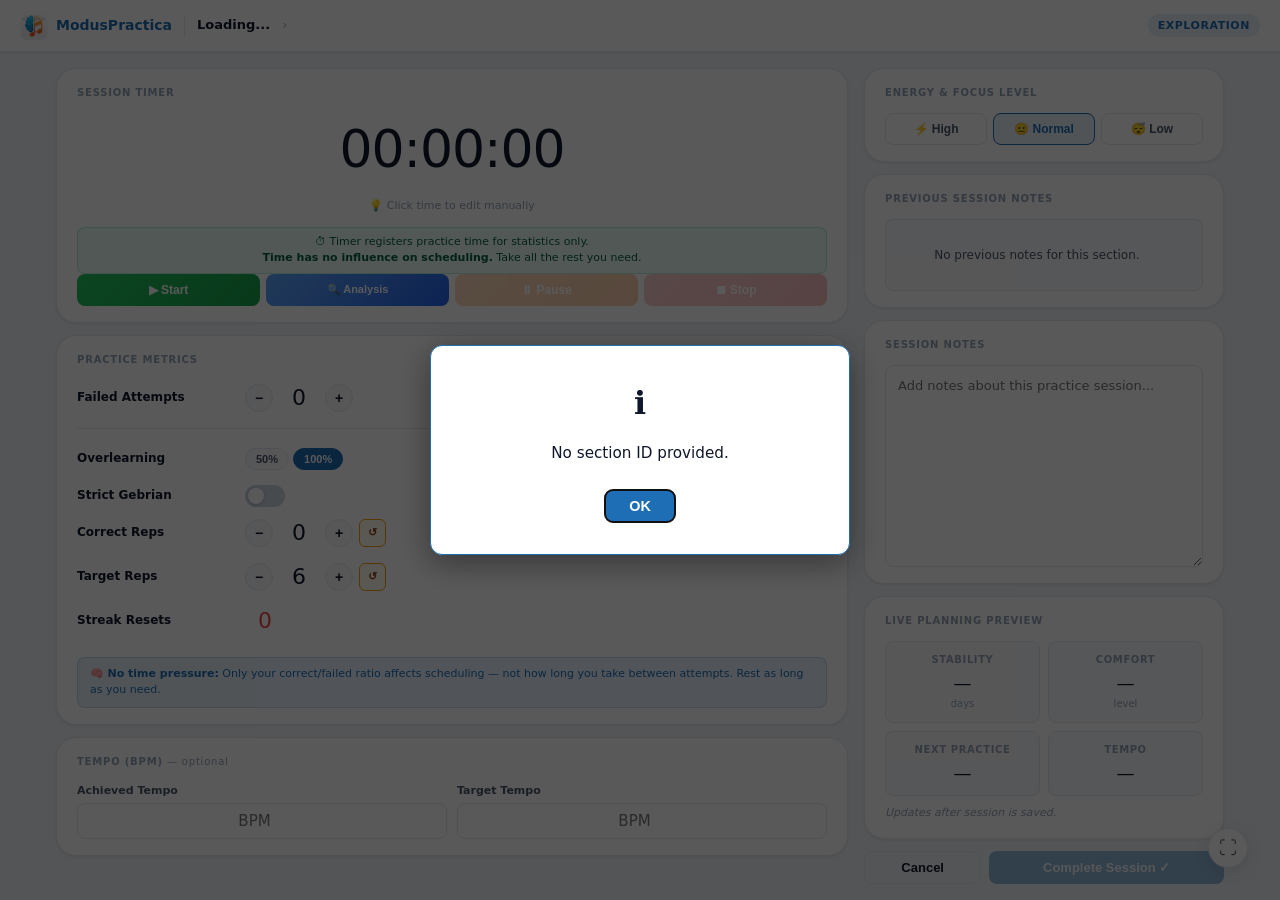
<file: practice-session.html>
<!DOCTYPE html>
<html lang="en">
<head>
  <meta charset="UTF-8">
  <meta name="viewport" content="width=device-width, initial-scale=1.0">
  <link rel="canonical" href="https://parturamusic.be/ModusPractica_Pro/practice-session.html">
  <title>ModusPractica Pro — Practice Session</title>
  <link rel="icon" type="image/png" href="BreinLogo.png">
  <link rel="stylesheet" href="css/base.css">
  <link rel="stylesheet" href="css/practice-session.css">
  <!-- Google Consent Mode v2 — standaard alles geweigerd voor EER -->
  <script>
    window.dataLayer = window.dataLayer || [];
    function gtag(){dataLayer.push(arguments);}
    gtag('consent', 'default', {
      'ad_storage':         'denied',
      'ad_user_data':       'denied',
      'ad_personalization': 'denied',
      'analytics_storage':  'denied',
      'region': ['BE','NL','DE','FR','ES','IT',
                 'PL','SE','DK','FI','NO','AT',
                 'CH','PT','IE','LU','CZ','SK',
                 'HU','RO','BG','HR','SI','EE',
                 'LV','LT','MT','CY','GR'],
      'wait_for_update': 500
    });
  </script>

  <!-- Google tag (gtag.js) -->
  <script async
    src="https://www.googletagmanager.com/gtag/js?id=G-WJ7ZJJF6E5">
  </script>
  <script>
    window.dataLayer = window.dataLayer || [];
    function gtag(){dataLayer.push(arguments);}
    gtag('js', new Date());
    gtag('config', 'G-WJ7ZJJF6E5');
  </script>
  <script>
    (function () {
      var c = localStorage.getItem('mp_ga_consent');
      if (c === 'granted') {
        gtag('consent', 'update', {
          'analytics_storage':  'granted',
          'ad_storage':         'denied',
          'ad_user_data':       'denied',
          'ad_personalization': 'denied'
        });
      }
    })();
  </script>
</head>
<body>
<div class="session-page" id="sessionPage">

  <!-- Topbar -->
  <div class="session-topbar">
    <a href="dashboard.html" class="session-topbar-brand">
      <img src="BreinLogo.png" class="session-topbar-logo"
           alt="ModusPractica">
      <span class="session-topbar-name">ModusPractica</span>
    </a>
    <div class="session-topbar-divider"></div>
    <div class="session-topbar-piece" id="topbarPiece">
      Loading...
    </div>
    <span style="color:var(--text-muted); font-size:13px;">›</span>
    <div class="session-topbar-section" id="topbarSection"></div>
    <div class="session-topbar-zone" id="topbarZone">EXPLORATION</div>
  </div>

  <!-- Tweekolom body -->
  <div class="session-body">

    <!-- ══ LINKERKOLOM ══ -->
    <div class="session-left">

      <!-- Timer -->
      <div class="session-panel">
        <div class="panel-title">Session Timer</div>
        <div class="timer-display"
             id="timerDisplay"
             contenteditable="true"
             title="Click to edit manually (HH:MM:SS)">
          00:00:00
        </div>
        <div class="timer-hint">
          💡 Click time to edit manually
        </div>
        <div style="text-align:center; margin-top:6px;
                    padding: 6px 12px;
                    background: var(--success-light);
                    border: 1px solid rgba(16,185,129,0.25);
                    border-radius: var(--radius-sm);
                    font-size: 11px;
                    color: #065f46;
                    line-height: 1.5;">
          ⏱ Timer registers practice time for statistics
          only.<br>
          <strong>Time has no influence on scheduling.</strong>
          Take all the rest you need.
        </div>
        <div class="timer-controls">
          <button id="btnStart" class="timer-btn start">▶ Start</button>
          <button id="btnFreePractice" class="timer-btn free">
            🔍 Analysis
          </button>
          <button id="btnPause" class="timer-btn pause" disabled>
            ⏸ Pause
          </button>
          <button id="btnStop" class="timer-btn stop" disabled>
            ⏹ Stop
          </button>
        </div>
      </div>

      <!-- Tellers -->
      <div class="session-panel">
        <div class="panel-title">Practice Metrics</div>
        <div class="counter-grid">

          <div class="counter-row">
            <label class="counter-label"
                   title="Count a failure only when you
                          actively attempt the full passage
                          hands-together. Do NOT count
                          mistakes during exploration,
                          hands-separate practice or
                          note-by-note learning.
                          &#10;&#10;Time between attempts
                          does NOT affect scheduling.
                          Take all the rest you need between
                          attempts — 5 seconds minimum is
                          recommended (Gebrian method).">
              Failed Attempts
            </label>
            <div class="counter-controls">
              <button class="counter-btn" id="btnFailedMinus">−</button>
              <span class="counter-value" id="failedAttempts">0</span>
              <button class="counter-btn" id="btnFailedPlus">+</button>
            </div>
          </div>

          <div class="counter-divider"></div>

          <div class="counter-row">
            <label class="counter-label"
                   title="100%: target = errors. 50%: gentler ramp-up.">
              Overlearning
            </label>
            <div class="intensity-btns">
              <button class="intensity-btn" id="btn50">50%</button>
              <button class="intensity-btn active" id="btn100">100%</button>
            </div>
          </div>

          <div class="gebrian-toggle-row">
            <label class="counter-label"
                   title="Every failure adds +3 to target. Use for very difficult passages.">
              Strict Gebrian
            </label>
            <div class="toggle-switch-wrapper">
              <label class="toggle-switch">
                <input type="checkbox" id="strictGebrianCheck">
                <span class="toggle-track"></span>
              </label>
              <span id="focusActiveLabel"
                    style="display:none; font-size:11px;
                           font-weight:700; color:var(--danger);">
                FOCUS ACTIVE
              </span>
            </div>
          </div>

          <div class="counter-row">
            <label class="counter-label"
                   title="Successful consecutive repetitions.
                          &#10;&#10;Rest between reps:
                          5 seconds minimum (Gebrian method).
                          Every 3 reps: take a micro-break
                          of 10-15 seconds.
                          &#10;&#10;These rests are part of
                          the learning process — they do NOT
                          count as lost time and have NO
                          influence on scheduling.
                          &#10;&#10;If this stays at 0:
                          the session is saved as Incomplete.
                          The section returns tomorrow —
                          no penalty on your streak.">
              Correct Reps
            </label>
            <div class="counter-controls">
              <button class="counter-btn" id="btnCorrectMinus">−</button>
              <span class="counter-value" id="correctRepetitions">0</span>
              <button class="counter-btn" id="btnCorrectPlus">+</button>
              <button class="counter-btn reset-btn" id="btnCorrectReset">↺</button>
            </div>
          </div>

          <div class="counter-row">
            <label class="counter-label"
                   title="Dr. Gebrian method: target grows live as you make errors.">
              Target Reps
            </label>
            <div class="counter-controls">
              <button class="counter-btn" id="btnTargetMinus">−</button>
              <span class="counter-value" id="targetReps">6</span>
              <button class="counter-btn" id="btnTargetPlus">+</button>
              <button class="counter-btn reset-btn" id="btnTargetReset">↺</button>
            </div>
          </div>

          <div class="counter-row">
            <label class="counter-label"
                   title="Auto-counter: memory retrieval failures. Affects interval.">
              Streak Resets
            </label>
            <div class="counter-controls">
              <span class="counter-value danger" id="streakResets">0</span>
            </div>
          </div>

          <div style="margin-top: 10px;
                      padding: 8px 12px;
                      background: var(--accent-light);
                      border: 1px solid
                        rgba(30,110,181,0.2);
                      border-radius: var(--radius-sm);
                      font-size: 11px;
                      color: var(--accent);
                      line-height: 1.5;">
            🧠 <strong>No time pressure:</strong>
            Only your correct/failed ratio affects
            scheduling — not how long you take between
            attempts. Rest as long as you need.
          </div>

        </div>

        <div class="frustration-banner" id="frustrationBanner">
          ⚠️ <strong>Warning (5 failures or resets):</strong>
          Motor resistance increasing.
          Consider lowering your tempo, reducing the
          section size, or taking a short break.
          At <strong>8 failures or resets</strong>
          the session will stop automatically.
          <div class="frustration-banner-actions">
            <button class="btn btn-sm btn-secondary" id="btnAcceptFrustration">
              Lower target
            </button>
            <button class="btn btn-sm" id="btnDismissFrustration"
                    style="background:transparent;
                           border:1px solid var(--border);
                           color:var(--text-secondary);">
              Dismiss
            </button>
          </div>
        </div>

      </div>

      <!-- Tempo -->
      <div class="session-panel">
        <div class="panel-title">
          Tempo (BPM)
          <span style="font-weight:400; text-transform:none; font-size:10px;">
            — optional
          </span>
        </div>
        <div class="tempo-grid">
          <div class="tempo-field">
            <label>Achieved Tempo</label>
            <input type="number" class="tempo-input" id="achievedTempo"
                   min="30" max="300" placeholder="BPM">
          </div>
          <div class="tempo-field">
            <label>Target Tempo</label>
            <input type="number" class="tempo-input" id="targetTempo"
                   min="30" max="300" placeholder="BPM">
          </div>
        </div>
        <div class="tempo-info-row" id="tempoInfoRow" style="display:none;">
          <span id="tempoInfoText"></span>
        </div>
        <div class="tempo-info-row" id="tempoWarningRow"
             style="display:none; background:var(--warning-light); color:#92400e;">
          <span id="tempoWarningText"></span>
        </div>
      </div>

    </div>

    <!-- ══ RECHTERKOLOM ══ -->
    <div class="session-right">

      <div class="session-panel">
        <div class="panel-title">Energy & Focus Level</div>
        <div class="energy-grid">
          <button class="energy-btn" id="energyHigh">⚡ High</button>
          <button class="energy-btn selected" id="energyNormal">😐 Normal</button>
          <button class="energy-btn" id="energyLow">😴 Low</button>
        </div>
      </div>

      <div class="session-panel">
        <div class="panel-title">Previous Session Notes</div>
        <div class="prev-notes" id="prevNotes">
          No previous notes for this section.
        </div>
      </div>

      <div class="session-panel" style="flex:1; display:flex; flex-direction:column;">
        <div class="panel-title">Session Notes</div>
        <textarea class="notes-area" id="sessionNotes"
                  placeholder="Add notes about this practice session..."
                  style="flex:1; min-height:120px;"></textarea>
      </div>

      <div class="session-panel">
        <div class="panel-title">Live Planning Preview</div>
        <div class="status-grid">
          <div class="status-card">
            <div class="status-card-label">Stability</div>
            <div class="status-card-value" id="liveStability">—</div>
            <div class="status-card-sub" id="liveStabilityDays">days</div>
          </div>
          <div class="status-card">
            <div class="status-card-label">Comfort</div>
            <div class="status-card-value" id="liveDifficulty">—</div>
            <div class="status-card-sub">level</div>
          </div>
          <div class="status-card">
            <div class="status-card-label">Next Practice</div>
            <div class="status-card-value" id="liveNextDate">—</div>
            <div class="status-card-sub" id="liveNextDays"></div>
          </div>
          <div class="status-card">
            <div class="status-card-label">Tempo</div>
            <div class="status-card-value" id="liveTempo">—</div>
            <div class="status-card-sub" id="liveTempoTarget"></div>
          </div>
        </div>
        <div style="margin-top:8px; font-size:11px; color:var(--text-muted);
                    font-style:italic;">
          Updates after session is saved.
        </div>
      </div>

      <div class="session-actions">
        <button class="btn btn-secondary" id="btnCancel">
          Cancel
        </button>
        <button class="btn btn-primary" id="btnComplete" disabled>
          Complete Session ✓
        </button>
      </div>

    </div>
  </div>
</div>

<div class="micro-break-toast" id="microBreakToast" aria-live="polite">
  <div class="micro-break-icon">🧠</div>
  <div class="micro-break-text">
    <strong>Micro-Break: 10–15 seconds</strong>
    <small>Stop completely. Let your brain consolidate.</small>
  </div>
</div>

<div class="unsaved-indicator" id="unsavedIndicator">
  💾 Unsaved Changes
</div>

<div class="modal-overlay" id="evalModal">
  <div class="modal-box">

    <div class="modal-header">
      <h2 id="modalTitle">How was your practice?</h2>
      <p id="modalSubtitle">
        Evaluate your performance to improve scheduling
      </p>
    </div>

    <div class="session-summary-panel" id="sessionSummaryPanel"></div>

    <div id="freePracticeNotice"
         style="display:none; padding:14px;
                background:var(--accent-light);
                border:1px solid rgba(30,110,181,0.3);
                border-radius:var(--radius-md);
                margin-bottom:16px; font-size:13px;
                text-align:center;">
      🔍 <strong>Analysis session</strong> —
      no adaptive scheduling will be updated.
      Your analysis time has been logged.
    </div>

    <div class="eval-options" id="evalOptions">
      <div class="eval-option poor" id="evalPoor">
        <div class="eval-title">😔 Poor</div>
        <div class="eval-desc">Struggled significantly</div>
      </div>
      <div class="eval-option fair" id="evalFair">
        <div class="eval-title">😐 Fair</div>
        <div class="eval-desc">Progress but challenging</div>
      </div>
      <div class="eval-option good" id="evalGood">
        <div class="eval-title">😊 Good</div>
        <div class="eval-desc">Comfortable, minor issues</div>
      </div>
      <div class="eval-option excellent" id="evalExcellent">
        <div class="eval-title">🎉 Excellent</div>
        <div class="eval-desc">Flawless, confident</div>
      </div>
    </div>

    <div class="modal-footer">
      <button class="btn btn-secondary" id="btnCancelEval">Cancel</button>
      <button class="btn btn-primary" id="btnSaveEval" disabled>
        Save Session
      </button>
    </div>

  </div>
</div>

<div class="modal-overlay" id="hardStopModal">
  <div class="modal-box hard-stop-box">

    <div class="hard-stop-icon">🛑</div>

    <div class="modal-header">
      <h2>Practice Stopped</h2>
      <p id="hardStopMessage">
        You have reached 8 failures or resets.<br>
        This section is currently too difficult.
        To succeed, try a slower tempo or divide the
        passage into smaller fragments.
      </p>
    </div>

    <div class="hard-stop-science">
      <strong>Why we stop here:</strong>
      Continuing to practice with repeated failures
      actively disrupts motor memory consolidation
      (Rosenbaum, 2010). Rest is more effective
      than persistence at this point.
    </div>

    <div class="hard-stop-options">

      <div class="hard-stop-option" id="btnHardStopArchive">
        <div class="hard-stop-option-icon">📦</div>
        <div class="hard-stop-option-content">
          <div class="hard-stop-option-title">
            Archive & Split
          </div>
          <div class="hard-stop-option-desc">
            Archive this section. Break it into
            smaller parts or lower the tempo
            before adding it back.
            <br>
            <strong>Recommended</strong>
          </div>
        </div>
      </div>

      <div class="hard-stop-option" id="btnHardStopSave">
        <div class="hard-stop-option-icon">💾</div>
        <div class="hard-stop-option-content">
          <div class="hard-stop-option-title">
            Save & Return
          </div>
          <div class="hard-stop-option-desc">
            Save this session as FrustrationGuard.
            The section will return tomorrow
            with a shorter interval.
          </div>
        </div>
      </div>

    </div>

    <div style="text-align:center;
                margin-top: 12px;
                font-size: 11px;
                color: var(--text-muted);">
      Current tempo:
      <strong id="hardStopBpm"></strong>
    </div>

  </div>
</div>

<script type="module" src="js/practice-session.js"></script>
<script src="js/fullscreen.js"></script>
</body>
</html>
</file>
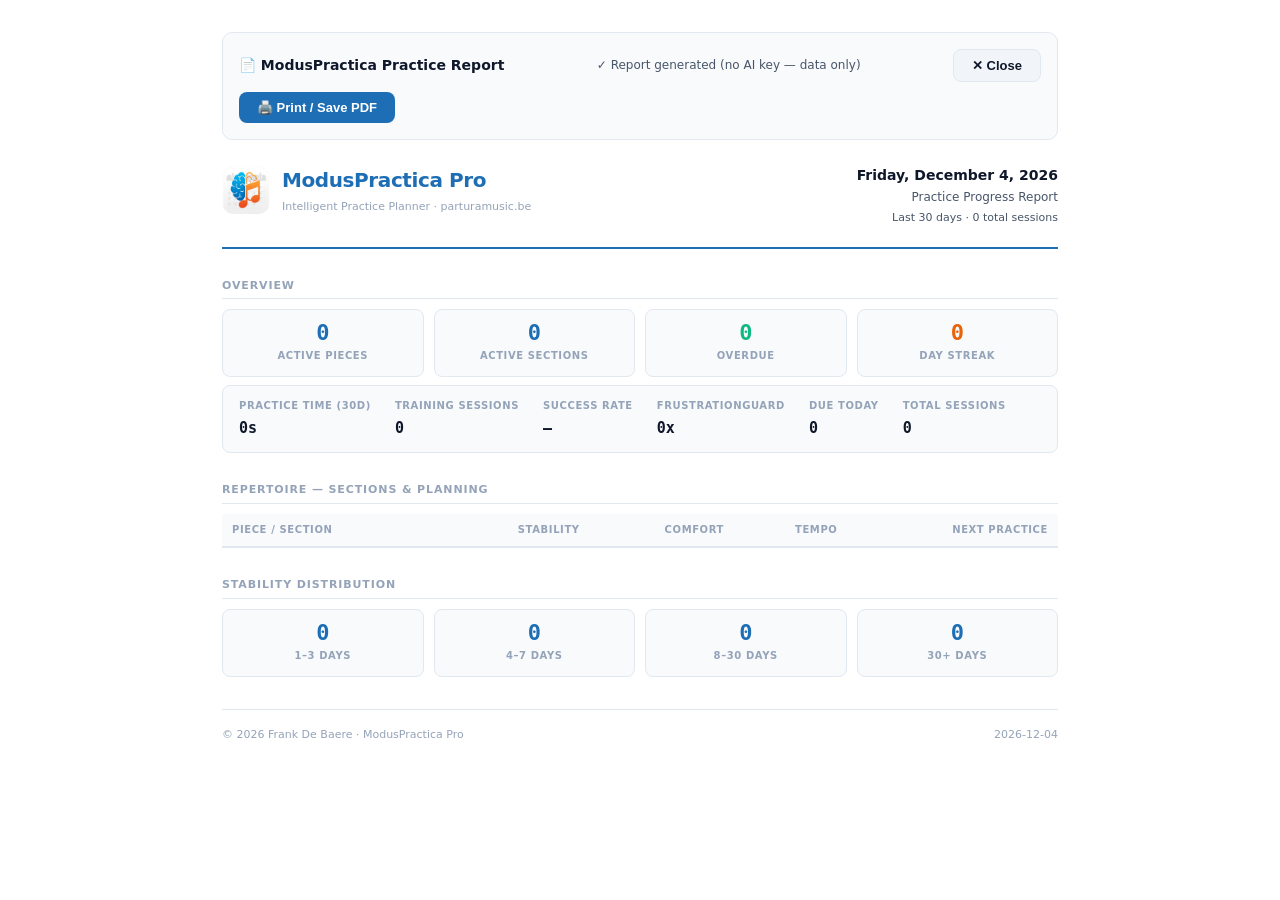
<file: print-report.html>
<!DOCTYPE html>
<html lang="en">
<head>
  <meta charset="UTF-8">
  <meta name="viewport" content="width=device-width,
    initial-scale=1.0">
  <title>ModusPractica Pro — Practice Report</title>
  <link rel="icon" type="image/png" href="BreinLogo.png">
  <style>

    /* ── Basis ── */
    :root {
      --accent: #1e6eb5;
      --accent-2: #e8640a;
      --success: #10b981;
      --warning: #f59e0b;
      --danger: #ef4444;
      --text-primary: #0f172a;
      --text-secondary: #475569;
      --text-muted: #94a3b8;
      --border: #e2e8f0;
      --surface: #ffffff;
      --surface-2: #f8fafc;
      --font-sans: 'Inter', 'Segoe UI',
                   system-ui, sans-serif;
      --font-mono: 'SF Mono', 'Monaco',
                   'Cascadia Code', monospace;
    }

    * { box-sizing: border-box; margin: 0; padding: 0; }

    body {
      font-family: var(--font-sans);
      color: var(--text-primary);
      background: white;
      font-size: 13px;
      line-height: 1.6;
      padding: 32px;
      max-width: 900px;
      margin: 0 auto;
    }

    /* ── Screen-only elementen ── */
    .screen-only {
      display: flex;
      gap: 10px;
      margin-bottom: 24px;
      padding: 16px;
      background: #f8fafc;
      border: 1px solid #e2e8f0;
      border-radius: 10px;
      align-items: center;
      flex-wrap: wrap;
    }

    .screen-only h2 {
      font-size: 14px;
      font-weight: 700;
      color: var(--text-primary);
      margin-right: auto;
    }

    /* ── Rapport header ── */
    .report-header {
      display: flex;
      align-items: flex-start;
      justify-content: space-between;
      margin-bottom: 28px;
      padding-bottom: 20px;
      border-bottom: 2px solid var(--accent);
    }

    .report-brand {
      display: flex;
      align-items: center;
      gap: 12px;
    }

    .report-logo {
      width: 48px;
      height: 48px;
      border-radius: 12px;
    }

    .report-brand-text h1 {
      font-size: 20px;
      font-weight: 800;
      color: var(--accent);
      letter-spacing: -0.02em;
    }

    .report-brand-text p {
      font-size: 11px;
      color: var(--text-muted);
      margin-top: 2px;
    }

    .report-meta {
      text-align: right;
      font-size: 12px;
      color: var(--text-secondary);
    }

    .report-meta strong {
      display: block;
      font-size: 14px;
      color: var(--text-primary);
      margin-bottom: 2px;
    }

    /* ── Sectietitels ── */
    .section-title {
      font-size: 11px;
      font-weight: 700;
      text-transform: uppercase;
      letter-spacing: 0.08em;
      color: var(--text-muted);
      margin-bottom: 10px;
      padding-bottom: 4px;
      border-bottom: 1px solid var(--border);
    }

    .report-section {
      margin-bottom: 28px;
    }

    /* ── Samenvatting cards ── */
    .summary-grid {
      display: grid;
      grid-template-columns: repeat(4, 1fr);
      gap: 10px;
      margin-bottom: 8px;
    }

    .summary-card {
      background: var(--surface-2);
      border: 1px solid var(--border);
      border-radius: 8px;
      padding: 12px;
      text-align: center;
    }

    .summary-card-value {
      font-size: 22px;
      font-weight: 800;
      color: var(--accent);
      font-family: var(--font-mono);
      line-height: 1;
      margin-bottom: 4px;
    }

    .summary-card-label {
      font-size: 10px;
      font-weight: 700;
      text-transform: uppercase;
      letter-spacing: 0.06em;
      color: var(--text-muted);
    }

    /* ── Statistieken rij ── */
    .stats-row {
      display: flex;
      gap: 24px;
      flex-wrap: wrap;
      padding: 12px 16px;
      background: var(--surface-2);
      border: 1px solid var(--border);
      border-radius: 8px;
      margin-bottom: 8px;
    }

    .stat-item {
      display: flex;
      flex-direction: column;
      gap: 2px;
    }

    .stat-label {
      font-size: 10px;
      font-weight: 700;
      text-transform: uppercase;
      letter-spacing: 0.06em;
      color: var(--text-muted);
    }

    .stat-value {
      font-size: 15px;
      font-weight: 700;
      color: var(--text-primary);
      font-family: var(--font-mono);
    }

    /* ── Stukken tabel ── */
    .pieces-table {
      width: 100%;
      border-collapse: collapse;
      font-size: 12px;
    }

    .pieces-table th {
      text-align: left;
      padding: 8px 10px;
      font-size: 10px;
      font-weight: 700;
      text-transform: uppercase;
      letter-spacing: 0.06em;
      color: var(--text-muted);
      border-bottom: 2px solid var(--border);
      background: var(--surface-2);
    }

    .pieces-table th.right {
      text-align: right;
    }

    .pieces-table td {
      padding: 8px 10px;
      border-bottom: 1px solid var(--border);
      vertical-align: top;
    }

    .pieces-table td.right {
      text-align: right;
      font-family: var(--font-mono);
      color: var(--text-secondary);
    }

    .pieces-table tr:last-child td {
      border-bottom: none;
    }

    .piece-title-cell {
      font-weight: 700;
      color: var(--text-primary);
    }

    .piece-composer-cell {
      font-size: 11px;
      color: var(--text-muted);
    }

    /* ── Secties per stuk ── */
    .sections-subtable {
      width: 100%;
      border-collapse: collapse;
      margin-top: 4px;
    }

    .sections-subtable td {
      padding: 4px 8px;
      font-size: 11px;
      color: var(--text-secondary);
      border: none;
    }

    .sections-subtable td:first-child {
      font-weight: 600;
      color: var(--text-primary);
      padding-left: 0;
    }

    /* ── Overdue markering ── */
    .overdue-row td {
      background: #fef2f2;
    }

    .overdue-badge {
      display: inline-block;
      padding: 1px 6px;
      background: #ef4444;
      color: white;
      border-radius: 999px;
      font-size: 9px;
      font-weight: 700;
      margin-left: 4px;
      vertical-align: middle;
    }

    .due-badge {
      display: inline-block;
      padding: 1px 6px;
      background: #f59e0b;
      color: white;
      border-radius: 999px;
      font-size: 9px;
      font-weight: 700;
      margin-left: 4px;
      vertical-align: middle;
    }

    /* ── Stabiliteit indicator ── */
    .stability-bar {
      display: inline-block;
      width: 60px;
      height: 6px;
      background: var(--border);
      border-radius: 3px;
      overflow: hidden;
      vertical-align: middle;
      margin-right: 4px;
    }

    .stability-fill {
      height: 100%;
      border-radius: 3px;
    }

    /* ── AI Analyse sectie ── */
    .ai-section {
      margin-top: 28px;
      padding: 20px;
      background: #f0f7ff;
      border: 1px solid #c7dcf7;
      border-radius: 10px;
      page-break-inside: avoid;
    }

    .ai-section-title {
      font-size: 13px;
      font-weight: 700;
      color: var(--accent);
      margin-bottom: 12px;
      display: flex;
      align-items: center;
      gap: 8px;
    }

    .ai-content {
      font-size: 12px;
      line-height: 1.7;
      color: var(--text-primary);
    }

    .ai-content h3, .ai-content h4 {
      color: var(--accent);
      margin: 12px 0 4px;
      font-size: 13px;
    }

    .ai-content strong {
      color: var(--text-primary);
    }

    .ai-loading {
      display: flex;
      align-items: center;
      gap: 10px;
      color: var(--text-secondary);
      font-size: 12px;
      padding: 12px 0;
    }

    .ai-spinner {
      width: 16px;
      height: 16px;
      border: 2px solid var(--border);
      border-top-color: var(--accent);
      border-radius: 50%;
      animation: spin 0.8s linear infinite;
    }

    @keyframes spin {
      to { transform: rotate(360deg); }
    }

    /* ── Footer ── */
    .report-footer {
      margin-top: 32px;
      padding-top: 16px;
      border-top: 1px solid var(--border);
      font-size: 11px;
      color: var(--text-muted);
      display: flex;
      justify-content: space-between;
      flex-wrap: wrap;
      gap: 8px;
    }

    /* ── Knoppen (screen only) ── */
    .btn {
      padding: 8px 18px;
      border-radius: 8px;
      border: none;
      font-size: 13px;
      font-weight: 600;
      cursor: pointer;
      transition: opacity 0.15s;
    }

    .btn:hover { opacity: 0.85; }

    .btn-primary {
      background: var(--accent);
      color: white;
    }

    .btn-secondary {
      background: #f1f5f9;
      color: var(--text-primary);
      border: 1px solid var(--border);
    }

    .btn-warning {
      background: linear-gradient(
        135deg, var(--warning), #fbbf24
      );
      color: #000;
      font-weight: 800;
    }

    /* ── Print media ── */
    @media print {
      .screen-only { display: none !important; }

      body {
        padding: 16px;
        font-size: 11px;
      }

      .report-header {
        margin-bottom: 20px;
        padding-bottom: 14px;
      }

      .summary-card-value { font-size: 18px; }
      .stat-value { font-size: 13px; }

      .ai-section {
        background: white;
        border: 1px solid #ccc;
      }

      /* Vermijd pagina-breuken in tabellen */
      .pieces-table tr {
        page-break-inside: avoid;
      }

      .report-section {
        page-break-inside: avoid;
      }
    }

  </style>
</head>
<body>

  <!-- Screen-only: knoppen en status -->
  <div class="screen-only">
    <h2>📄 ModusPractica Practice Report</h2>
    <div id="aiStatus" style="font-size:12px;
         color: #475569; margin-right: auto;">
      Loading data...
    </div>
    <button class="btn btn-secondary"
            id="btnClose">
      ✕ Close
    </button>
    <button class="btn btn-primary"
            id="btnPrint"
            disabled>
      🖨️ Print / Save PDF
    </button>
  </div>

  <!-- Rapport inhoud -->
  <div id="reportContent" style="display:none;">

    <!-- Header -->
    <div class="report-header">
      <div class="report-brand">
        <img src="BreinLogo.png"
             class="report-logo"
             alt="ModusPractica Pro">
        <div class="report-brand-text">
          <h1>ModusPractica Pro</h1>
          <p>Intelligent Practice Planner ·
             parturamusic.be</p>
        </div>
      </div>
      <div class="report-meta">
        <strong id="reportDate"></strong>
        <span>Practice Progress Report</span>
        <br>
        <span id="reportPeriod"
              style="font-size:11px;">
        </span>
      </div>
    </div>

    <!-- Samenvatting -->
    <div class="report-section">
      <div class="section-title">Overview</div>
      <div class="summary-grid" id="summaryGrid">
      </div>
      <div class="stats-row" id="statsRow">
      </div>
    </div>

    <!-- Repertoire per stuk -->
    <div class="report-section">
      <div class="section-title">
        Repertoire — Sections & Planning
      </div>
      <table class="pieces-table" id="piecesTable">
        <thead>
          <tr>
            <th>Piece / Section</th>
            <th class="right">Stability</th>
            <th class="right">Comfort</th>
            <th class="right">Tempo</th>
            <th class="right">Next Practice</th>
          </tr>
        </thead>
        <tbody id="piecesTableBody">
        </tbody>
      </table>
    </div>

    <!-- Stabiliteitsverdeling -->
    <div class="report-section">
      <div class="section-title">
        Stability Distribution
      </div>
      <div class="summary-grid" id="stabilityGrid">
      </div>
    </div>

    <!-- AI Analyse -->
    <div class="ai-section" id="aiSection">
      <div class="ai-section-title">
        🤖 AI Progress Analysis
      </div>
      <div id="aiContent" class="ai-content">
        <div class="ai-loading" id="aiLoading">
          <div class="ai-spinner"></div>
          <span>Generating AI analysis...</span>
        </div>
      </div>
    </div>

    <!-- Footer -->
    <div class="report-footer">
      <span>© 2026 Frank De Baere ·
            ModusPractica Pro</span>
      <span id="footerDate"></span>
    </div>

  </div>

<script type="module">
import { db } from './js/db.js';
import { formatDuration, getTodayLocal,
         toDateOnly, isSectionInPlanning } from './js/utils.js';

// ── Init ──
document.addEventListener('DOMContentLoaded',
  async () => {
    await db.init();
    await buildReport();
  }
);

async function buildReport() {
  const sections = await db.getAllSections();
  const sessions = await db.getAllSessions();
  const pieces = await db.getAllPieces();
  const today = getTodayLocal();

  // Datum
  const now = new Date();
  document.getElementById('reportDate').textContent =
    now.toLocaleDateString(undefined, {
      weekday: 'long',
      year: 'numeric',
      month: 'long',
      day: 'numeric'
    });
  document.getElementById('footerDate').textContent =
    now.toISOString().split('T')[0];

  // Actieve secties (excl. stats-only stukken)
  const pieceById = new Map(pieces.map((p) => [p.id, p]));
  const active = sections.filter((s) => isSectionInPlanning(s, pieceById));
  const overdue = active.filter(
    s => toDateOnly(s.nextPracticeDate) < today
  );
  const dueToday = active.filter(s => {
    const d = toDateOnly(s.nextPracticeDate);
    return d && d.getTime() === today.getTime();
  });

  // Sessies laatste 30 dagen
  const cutoff30 = new Date(
    now.getTime() - 30 * 86400000
  );
  const recent = sessions.filter(
    s => new Date(s.date) >= cutoff30
  );
  const training = recent.filter(
    s => s.type !== 'analysis'
  );

  const totalSeconds = recent.reduce(
    (sum, s) => sum + (s.duration || 0), 0
  );

  let totalCorrect = 0;
  let totalAttempts = 0;
  let frustrationCount = 0;

  training.forEach(s => {
    const match = s.feedback?.match(
      /\((\d+)C\/(\d+)F\)/
    );
    if (match) {
      totalCorrect += parseInt(match[1], 10);
      const failed = parseInt(match[2], 10);
      totalAttempts += parseInt(match[1], 10) + failed;
    }
    if (s.feedback?.includes('FrustrationGuard')) {
      frustrationCount++;
    }
  });

  const successRate = totalAttempts > 0
    ? Math.round(
        (totalCorrect / totalAttempts) * 100
      ) + '%'
    : '—';

  // Streak berekenen
  const dayMs = 86400000;
  const uniqueDays = [...new Set(
    sessions.map(s => {
      const d = new Date(s.date);
      return new Date(
        d.getFullYear(),
        d.getMonth(),
        d.getDate()
      ).getTime();
    })
  )].sort((a, b) => a - b);

  let currentStreak = 0;
  if (uniqueDays.length > 0) {
    const lastDay = uniqueDays[uniqueDays.length - 1];
    const todayMs = today.getTime();
    const diff = Math.round((todayMs - lastDay) / dayMs);
    if (diff <= 1) {
      currentStreak = 1;
      for (let i = uniqueDays.length - 2; i >= 0; i--) {
        if (uniqueDays[i+1] - uniqueDays[i] === dayMs) {
          currentStreak++;
        } else break;
      }
    }
  }

  // ── Render samenvatting ──
  document.getElementById('reportPeriod').textContent =
    'Last 30 days · ' + sessions.length +
    ' total sessions';

  document.getElementById('summaryGrid').innerHTML = `
    <div class="summary-card">
      <div class="summary-card-value">
        ${pieces.filter(p => !p.archived).length}
      </div>
      <div class="summary-card-label">
        Active Pieces
      </div>
    </div>
    <div class="summary-card">
      <div class="summary-card-value">
        ${active.length}
      </div>
      <div class="summary-card-label">
        Active Sections
      </div>
    </div>
    <div class="summary-card">
      <div class="summary-card-value"
           style="color:${overdue.length > 0
             ? '#ef4444' : '#10b981'}">
        ${overdue.length}
      </div>
      <div class="summary-card-label">
        Overdue
      </div>
    </div>
    <div class="summary-card">
      <div class="summary-card-value"
           style="color:#e8640a">
        ${currentStreak}
      </div>
      <div class="summary-card-label">
        Day Streak
      </div>
    </div>
  `;

  document.getElementById('statsRow').innerHTML = `
    <div class="stat-item">
      <span class="stat-label">
        Practice Time (30d)
      </span>
      <span class="stat-value">
        ${formatDuration(totalSeconds)}
      </span>
    </div>
    <div class="stat-item">
      <span class="stat-label">
        Training Sessions
      </span>
      <span class="stat-value">
        ${training.length}
      </span>
    </div>
    <div class="stat-item">
      <span class="stat-label">Success Rate</span>
      <span class="stat-value">${successRate}</span>
    </div>
    <div class="stat-item">
      <span class="stat-label">
        FrustrationGuard
      </span>
      <span class="stat-value">
        ${frustrationCount}x
      </span>
    </div>
    <div class="stat-item">
      <span class="stat-label">Due Today</span>
      <span class="stat-value">
        ${dueToday.length}
      </span>
    </div>
    <div class="stat-item">
      <span class="stat-label">
        Total Sessions
      </span>
      <span class="stat-value">
        ${sessions.length}
      </span>
    </div>
  `;

  // ── Render repertoire tabel ──
  const tbody = document.getElementById(
    'piecesTableBody'
  );
  const activePieces = pieces.filter(p => !p.archived);

  activePieces.sort((a, b) =>
    a.title.localeCompare(b.title)
  );

  activePieces.forEach(piece => {
    const pieceSections = active.filter(
      s => s.pieceId === piece.id
    );
    if (pieceSections.length === 0) return;

    // Stuk header rij
    const pieceRow = document.createElement('tr');
    pieceRow.style.background = '#f8fafc';
    pieceRow.innerHTML = `
      <td colspan="5"
          style="padding: 10px 10px 4px;
                 border-bottom: 1px solid #e2e8f0;">
        <span class="piece-title-cell">
          ${piece.title}
        </span>
        ${piece.composer
          ? '<span class="piece-composer-cell"> · ' +
            piece.composer + '</span>'
          : ''}
      </td>
    `;
    tbody.appendChild(pieceRow);

    // Sectie rijen
    pieceSections
      .sort((a, b) => {
        const dateA = a.nextPracticeDate
          ? toDateOnly(a.nextPracticeDate)
          : new Date(0);
        const dateB = b.nextPracticeDate
          ? toDateOnly(b.nextPracticeDate)
          : new Date(0);
        return dateA - dateB;
      })
      .forEach(section => {
        const nextDate = toDateOnly(
          section.nextPracticeDate
        );
        const isOverdue = nextDate && nextDate < today;
        const isToday = nextDate && nextDate.getTime()
          === today.getTime();

        const diffDays = nextDate
          ? Math.round((nextDate - today) / 86400000)
          : null;

        let nextText = '—';
        if (isOverdue) {
          const daysLate = Math.abs(diffDays);
          nextText = daysLate + 'd overdue';
        } else if (isToday) {
          nextText = 'Today';
        } else if (diffDays !== null) {
          nextText = 'in ' + diffDays + 'd';
        }

        const stabilityPct = Math.round(
          (1 - (section.difficulty || 0.3)) * 100
        );
        const stability = Math.round(
          (section.stability || 1) * 10
        ) / 10;

        let fillColor = '#10b981';
        if (stabilityPct < 40) fillColor = '#ef4444';
        else if (stabilityPct < 70)
          fillColor = '#f59e0b';

        const bpmText = section.currentBpm &&
          section.targetBpm
          ? section.currentBpm + ' / ' +
            section.targetBpm
          : '—';

        const row = document.createElement('tr');
        if (isOverdue) row.className = 'overdue-row';

        row.innerHTML = `
          <td style="padding-left: 24px;">
            ${section.section ||
              section.barRange || '—'}
            ${isOverdue
              ? '<span class="overdue-badge">' +
                'OVERDUE</span>'
              : isToday
                ? '<span class="due-badge">' +
                  'TODAY</span>'
                : ''}
          </td>
          <td class="right">${stability}d</td>
          <td class="right">
            <span class="stability-bar">
              <span class="stability-fill"
                    style="width:${stabilityPct}%;
                           background:${fillColor};">
              </span>
            </span>
            ${stabilityPct}%
          </td>
          <td class="right">${bpmText} BPM</td>
          <td class="right"
              style="color:${isOverdue
                ? '#ef4444'
                : isToday
                  ? '#e8640a'
                  : '#475569'}">
            ${nextText}
          </td>
        `;
        tbody.appendChild(row);
      });
  });

  // ── Stabiliteitsoverzicht ──
  let d1 = 0, d2 = 0, d3 = 0, d4 = 0;
  active.forEach(s => {
    const st = s.stability || 1;
    if (st <= 3) d1++;
    else if (st <= 7) d2++;
    else if (st <= 30) d3++;
    else d4++;
  });

  document.getElementById('stabilityGrid')
    .innerHTML = `
    <div class="summary-card">
      <div class="summary-card-value">${d1}</div>
      <div class="summary-card-label">1–3 days</div>
    </div>
    <div class="summary-card">
      <div class="summary-card-value">${d2}</div>
      <div class="summary-card-label">4–7 days</div>
    </div>
    <div class="summary-card">
      <div class="summary-card-value">${d3}</div>
      <div class="summary-card-label">8–30 days</div>
    </div>
    <div class="summary-card">
      <div class="summary-card-value">${d4}</div>
      <div class="summary-card-label">30+ days</div>
    </div>
  `;

  // ── Rapport zichtbaar maken ──
  document.getElementById('reportContent')
    .style.display = 'block';
  document.getElementById('btnPrint').disabled = false;

  // ── AI Analyse ──
  const apiKey = sessionStorage.getItem('mp_groq_key');

  if (!apiKey) {
    // Geen API key — toon puur data fallback
    document.getElementById('aiSection')
      .style.display = 'none';
    document.getElementById('aiStatus').textContent =
      '✓ Report generated (no AI key — data only)';
    return;
  }

  document.getElementById('aiStatus').textContent =
    '⏳ Generating AI analysis...';

  try {
    // Bouw analytics payload
    const payload = buildAnalyticsPayload(
      sections, sessions, pieces
    );

    const response = await fetch(
      'https://api.groq.com/openai/v1/chat/completions',
      {
        method: 'POST',
        headers: {
          'Authorization': 'Bearer ' + apiKey,
          'Content-Type': 'application/json',
        },
        body: JSON.stringify({
          model: 'llama-3.3-70b-versatile',
          messages: [
            {
              role: 'system',
              content:
                'You are the AI analyst of ' +
                'ModusPractica Pro, an intelligent ' +
                'piano practice planner based on ' +
                'Spaced Repetition (FSRS).\n\n' +
                'Write a concise practice progress ' +
                'report for a printed document. ' +
                'Use clear sections with headers. ' +
                'Be direct and analytical — no ' +
                'pleasantries. Focus on:\n' +
                '1. Overall practice consistency\n' +
                '2. Pieces needing urgent attention\n' +
                '3. Tempo progression highlights\n' +
                '4. Stability trends\n' +
                '5. Three concrete action points\n\n' +
                'Keep it concise — max 400 words. ' +
                'This will be printed.',
            },
            {
              role: 'user',
              content:
                'Generate a practice report:\n\n' +
                JSON.stringify(payload, null, 2),
            },
          ],
          temperature: 0.2,
          max_tokens: 600,
        }),
      }
    );

    if (!response.ok) {
      throw new Error(
        'Groq API Error: ' + response.status
      );
    }

    const result = await response.json();
    const markdown =
      result.choices[0].message.content;

    // Markdown naar HTML
    const html = markdown
      .replace(/\n/g, '<br>')
      .replace(
        /### (.*?)(<br>|$)/g,
        '<h4>$1</h4>'
      )
      .replace(
        /## (.*?)(<br>|$)/g,
        '<h3>$1</h3>'
      )
      .replace(
        /\*\*(.*?)\*\*/g,
        '<strong>$1</strong>'
      )
      .replace(
        /- (.*?)(<br>|$)/g,
        '<div style="margin-left:16px; ' +
          'margin-bottom:3px;">• $1</div>'
      );

    document.getElementById('aiContent').innerHTML =
      html;
    document.getElementById('aiStatus').textContent =
      '✓ Report generated with AI analysis';

  } catch (err) {
    console.error('AI error:', err);
    document.getElementById('aiContent').innerHTML =
      '<p style="color:#475569; font-style:italic;">' +
      'AI analysis unavailable: ' + err.message +
      '</p>';
    document.getElementById('aiStatus').textContent =
      '✓ Report generated (AI unavailable)';
  }
}

// ── Analytics payload voor AI ──
function buildAnalyticsPayload(sections, sessions, pieces) {
  const now = new Date();
  const today = getTodayLocal();
  const cutoff30 = new Date(
    now.getTime() - 30 * 86400000
  );

  const pieceById = new Map((pieces || []).map((p) => [p.id, p]));
  const active = sections.filter((s) => isSectionInPlanning(s, pieceById));
  const overdue = active.filter(
    s => toDateOnly(s.nextPracticeDate) < today
  );
  const recent = sessions.filter(
    s => new Date(s.date) >= cutoff30
  );
  const training = recent.filter(
    s => s.type !== 'analysis'
  );

  let totalCorrect = 0, totalFailed = 0,
      frustrationCount = 0;

  training.forEach(s => {
    const match = s.feedback?.match(
      /\((\d+)C\/(\d+)F\)/
    );
    if (match) {
      totalCorrect += parseInt(match[1], 10);
      totalFailed += parseInt(match[2], 10);
    }
    if (s.feedback?.includes('FrustrationGuard')) {
      frustrationCount++;
    }
  });

  const totalReps = totalCorrect + totalFailed;
  const successRate = totalReps > 0
    ? Math.round(
        (totalCorrect / totalReps) * 100
      ) + '%'
    : 'no data';

  const stabilityBuckets = {
    '1-3d': 0, '4-7d': 0,
    '8-30d': 0, '30d+': 0
  };
  active.forEach(s => {
    const st = s.stability || 1;
    if (st <= 3) stabilityBuckets['1-3d']++;
    else if (st <= 7) stabilityBuckets['4-7d']++;
    else if (st <= 30) stabilityBuckets['8-30d']++;
    else stabilityBuckets['30d+']++;
  });

  const neglected = [...overdue]
    .sort((a, b) =>
      new Date(a.nextPracticeDate) -
      new Date(b.nextPracticeDate)
    )
    .slice(0, 5)
    .map(s => ({
      piece: s.title,
      section: s.section || s.barRange,
      overdueDays: Math.round(
        (today - toDateOnly(s.nextPracticeDate))
        / 86400000
      ),
      stability: Math.round(
        (s.stability || 1) * 10
      ) / 10,
    }));

  const tempoProgress = {};
  active.forEach(s => {
    if (!tempoProgress[s.title]) {
      tempoProgress[s.title] = [];
    }
    if (s.currentBpm && s.targetBpm) {
      tempoProgress[s.title].push({
        section: s.section || s.barRange,
        current: s.currentBpm,
        target: s.targetBpm,
        progress: Math.round(
          (s.currentBpm / s.targetBpm) * 100
        ) + '%',
      });
    }
  });

  return {
    reportDate: now.toISOString().split('T')[0],
    repertoire: {
      activeSections: active.length,
      overdueSections: overdue.length,
    },
    last30Days: {
      trainingSessions: training.length,
      successRate,
      totalCorrectReps: totalCorrect,
      totalFailedReps: totalFailed,
      frustrationGuardCount: frustrationCount,
      totalMinutes: Math.round(
        training.reduce(
          (s, x) => s + (x.duration || 0), 0
        ) / 60
      ),
    },
    stabilityDistribution: stabilityBuckets,
    mostNeglectedSections: neglected,
    tempoProgressByPiece: tempoProgress,
  };
}

document.getElementById('btnClose')
  ?.addEventListener('click', () => window.close());
document.getElementById('btnPrint')
  ?.addEventListener('click', () => window.print());
</script>

</body>
</html>
</file>
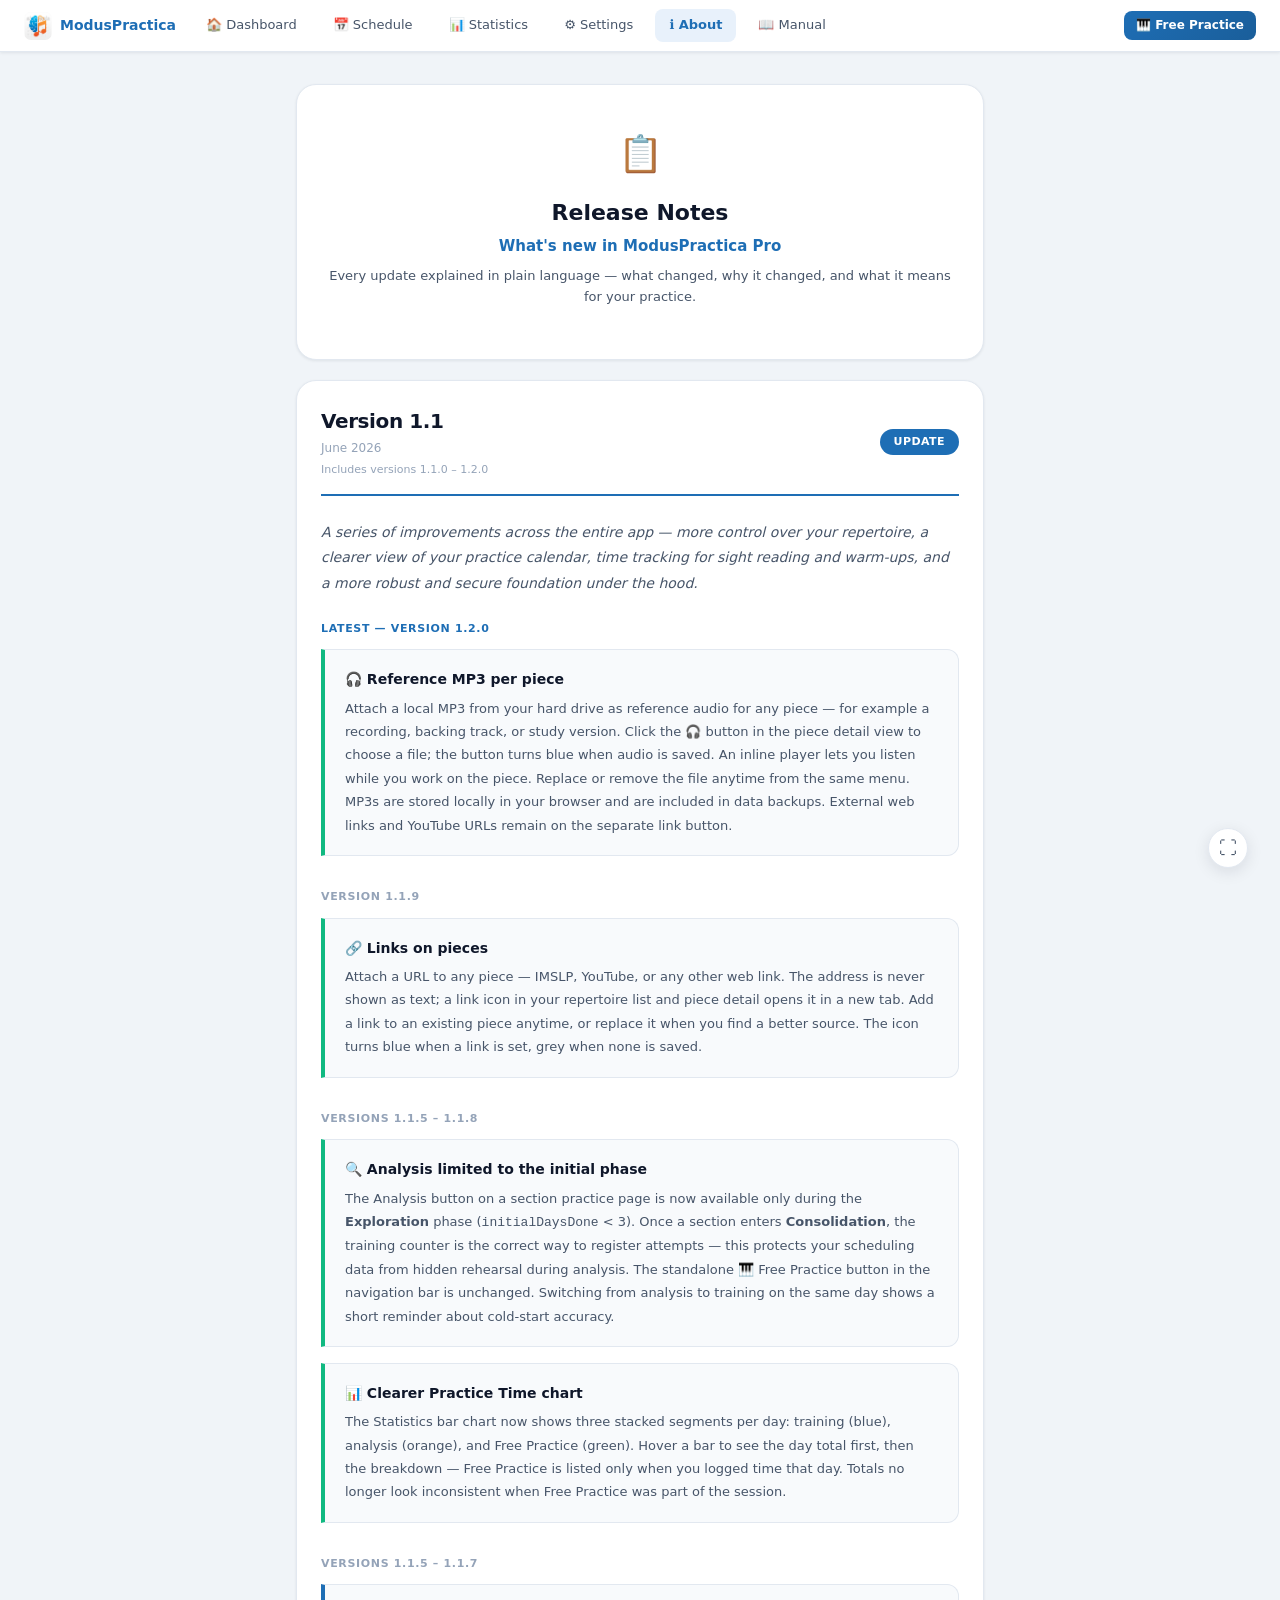
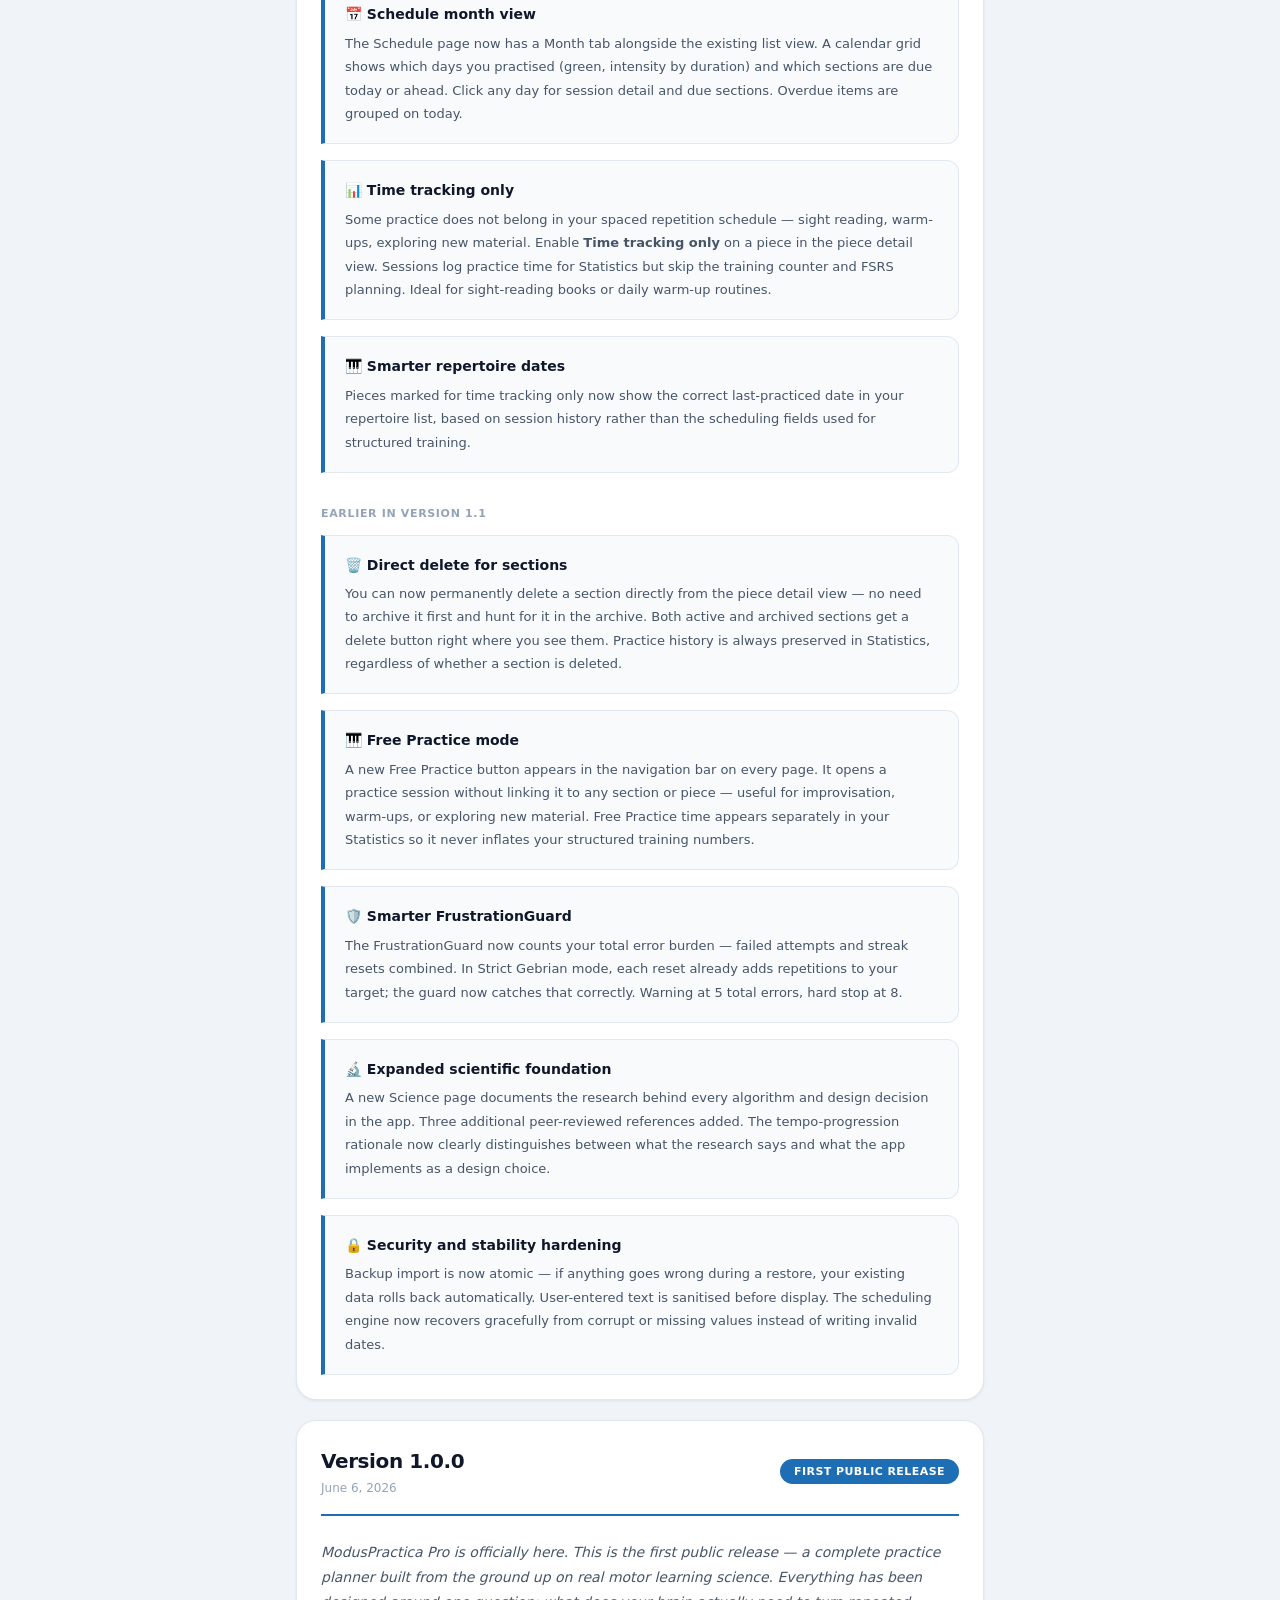
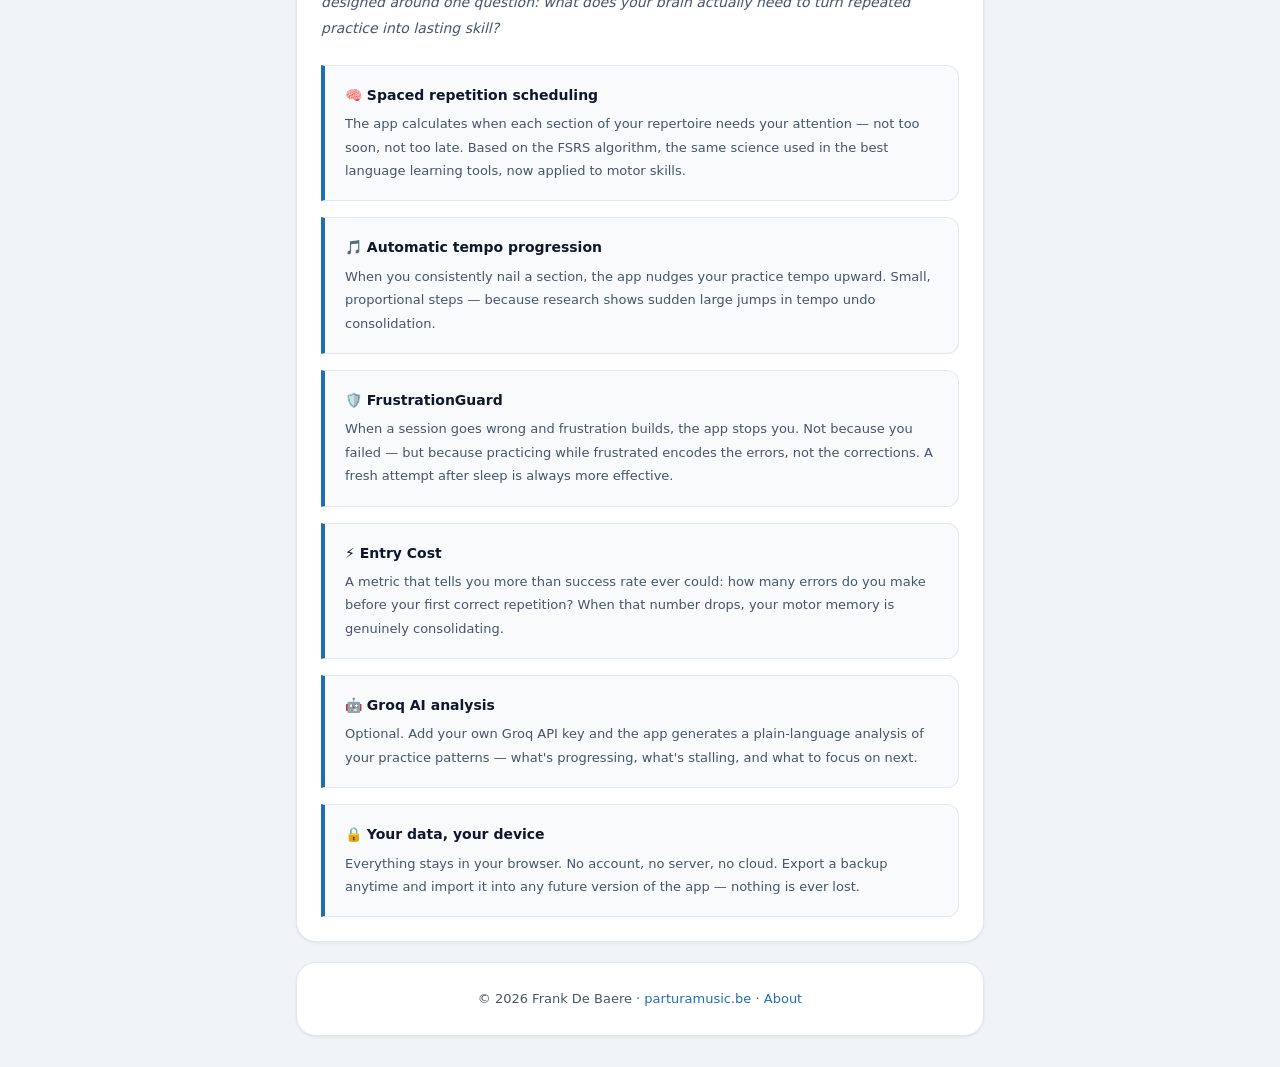
<file: releases.html>
<!DOCTYPE html>
<html lang="en">
<head>
  <meta charset="UTF-8">
  <meta name="viewport" content="width=device-width, initial-scale=1.0">
  <link rel="canonical" href="https://parturamusic.be/ModusPractica_Pro/releases.html">
  <title>ModusPractica Pro — Release Notes</title>
  <link rel="icon" type="image/png" href="BreinLogo.png">
  <link rel="stylesheet" href="css/base.css">
  <link rel="stylesheet" href="css/about.css">
</head>
<body>
<div class="about-page">

  <nav class="about-nav">
    <a href="dashboard.html" class="about-nav-brand">
      <img src="BreinLogo.png" class="about-nav-logo"
           alt="ModusPractica">
      <span class="about-nav-name">ModusPractica</span>
    </a>
    <a href="dashboard.html" class="nav-btn">
      🏠 Dashboard
    </a>
    <a href="schedule.html" class="nav-btn">
      📅 Schedule
    </a>
    <a href="statistics.html" class="nav-btn">
      📊 Statistics
    </a>
    <a href="settings.html" class="nav-btn">
      ⚙️ Settings
    </a>
    <a href="about.html" class="nav-btn active">
      ℹ️ About
    </a>
    <a href="manual.html" class="nav-btn">
      📖 Manual
    </a>
    <a href="practice-session.html?free=true" class="nav-btn nav-btn-free">
      🎹 Free Practice
    </a>
  </nav>

  <div class="about-content">

    <!-- Header -->
    <div class="about-section">
      <div class="about-hero">
        <div style="font-size:36px; margin-bottom:12px;">📋</div>
        <div class="about-hero-title">Release Notes</div>
        <div class="about-hero-subtitle">
          What's new in ModusPractica Pro
        </div>
        <div class="about-hero-tagline">
          Every update explained in plain language —
          what changed, why it changed, and what it
          means for your practice.
        </div>
      </div>
    </div>

    <!-- v1.1 -->
    <div class="about-section">

      <div style="
        display: flex;
        align-items: center;
        justify-content: space-between;
        flex-wrap: wrap;
        gap: 10px;
        padding-bottom: 16px;
        border-bottom: 2px solid var(--accent);
        margin-bottom: 24px;
      ">
        <div>
          <div style="
            font-size: 20px;
            font-weight: 800;
            color: var(--text-primary);
            letter-spacing: -0.02em;
          ">Version 1.1</div>
          <div style="
            font-size: 12px;
            color: var(--text-muted);
            font-family: var(--font-mono);
            margin-top: 2px;
          ">June 2026</div>
          <div style="font-size: 11px; color: var(--text-muted); font-family: var(--font-mono); margin-top: 2px;">
            Includes versions 1.1.0 – 1.2.0
          </div>
        </div>
        <span style="
          padding: 4px 14px;
          border-radius: 999px;
          background: var(--accent);
          color: white;
          font-size: 11px;
          font-weight: 700;
          letter-spacing: 0.04em;
          text-transform: uppercase;
        ">Update</span>
      </div>

      <p class="about-prose" style="
        font-size: 14px;
        color: var(--text-secondary);
        font-style: italic;
        margin-bottom: 24px;
        line-height: 1.8;
      ">
        A series of improvements across the entire app — more control
        over your repertoire, a clearer view of your practice calendar,
        time tracking for sight reading and warm-ups, and a more robust
        and secure foundation under the hood.
      </p>

      <div style="
        font-size: 11px;
        font-weight: 700;
        letter-spacing: 0.06em;
        text-transform: uppercase;
        color: var(--accent);
        margin-bottom: 12px;
      ">Latest — version 1.2.0</div>

      <div style="
        display: flex;
        flex-direction: column;
        gap: 16px;
        margin-bottom: 32px;
      ">

        <div style="
          padding: 18px 20px;
          background: var(--surface-2);
          border: 1px solid var(--border);
          border-left: 4px solid var(--success);
          border-radius: 0 var(--radius-md)
                         var(--radius-md) 0;
        ">
          <div style="
            font-size: 14px;
            font-weight: 700;
            color: var(--text-primary);
            margin-bottom: 6px;
          ">🎧 Reference MP3 per piece</div>
          <p class="about-prose" style="margin:0;">
            Attach a local MP3 from your hard drive as reference audio for any
            piece — for example a recording, backing track, or study version.
            Click the <strong>🎧</strong> button in the piece detail view to
            choose a file; the button turns blue when audio is saved. An inline
            player lets you listen while you work on the piece. Replace or
            remove the file anytime from the same menu. MP3s are stored locally
            in your browser and are included in data backups. External web links
            and YouTube URLs remain on the separate link button.
          </p>
        </div>

      </div>

      <div style="
        font-size: 11px;
        font-weight: 700;
        letter-spacing: 0.06em;
        text-transform: uppercase;
        color: var(--text-muted);
        margin-bottom: 12px;
      ">Version 1.1.9</div>

      <div style="
        display: flex;
        flex-direction: column;
        gap: 16px;
        margin-bottom: 32px;
      ">

        <div style="
          padding: 18px 20px;
          background: var(--surface-2);
          border: 1px solid var(--border);
          border-left: 4px solid var(--success);
          border-radius: 0 var(--radius-md)
                         var(--radius-md) 0;
        ">
          <div style="
            font-size: 14px;
            font-weight: 700;
            color: var(--text-primary);
            margin-bottom: 6px;
          ">🔗 Links on pieces</div>
          <p class="about-prose" style="margin:0;">
            Attach a URL to any piece — IMSLP, YouTube, or any other web link.
            The address is never shown as text; a link icon in your repertoire
            list and piece detail opens it in a new tab. Add a link to an
            existing piece anytime, or replace it when you find a better
            source. The icon turns blue when a link is set, grey when none is
            saved.
          </p>
        </div>

      </div>

      <div style="
        font-size: 11px;
        font-weight: 700;
        letter-spacing: 0.06em;
        text-transform: uppercase;
        color: var(--text-muted);
        margin-bottom: 12px;
      ">Versions 1.1.5 – 1.1.8</div>

      <div style="
        display: flex;
        flex-direction: column;
        gap: 16px;
        margin-bottom: 32px;
      ">

        <div style="
          padding: 18px 20px;
          background: var(--surface-2);
          border: 1px solid var(--border);
          border-left: 4px solid var(--success);
          border-radius: 0 var(--radius-md)
                         var(--radius-md) 0;
        ">
          <div style="
            font-size: 14px;
            font-weight: 700;
            color: var(--text-primary);
            margin-bottom: 6px;
          ">🔍 Analysis limited to the initial phase</div>
          <p class="about-prose" style="margin:0;">
            The Analysis button on a section practice page is now available
            only during the <strong>Exploration</strong> phase
            (<code>initialDaysDone</code> &lt; 3). Once a section enters
            <strong>Consolidation</strong>, the training counter is the
            correct way to register attempts — this protects your scheduling
            data from hidden rehearsal during analysis. The standalone
            🎹 Free Practice button in the navigation bar is unchanged.
            Switching from analysis to training on the same day shows a
            short reminder about cold-start accuracy.
          </p>
        </div>

        <div style="
          padding: 18px 20px;
          background: var(--surface-2);
          border: 1px solid var(--border);
          border-left: 4px solid var(--success);
          border-radius: 0 var(--radius-md)
                         var(--radius-md) 0;
        ">
          <div style="
            font-size: 14px;
            font-weight: 700;
            color: var(--text-primary);
            margin-bottom: 6px;
          ">📊 Clearer Practice Time chart</div>
          <p class="about-prose" style="margin:0;">
            The Statistics bar chart now shows three stacked segments per
            day: training (blue), analysis (orange), and Free Practice
            (green). Hover a bar to see the day total first, then the
            breakdown — Free Practice is listed only when you logged time
            that day. Totals no longer look inconsistent when Free Practice
            was part of the session.
          </p>
        </div>

      </div>

      <div style="
        font-size: 11px;
        font-weight: 700;
        letter-spacing: 0.06em;
        text-transform: uppercase;
        color: var(--text-muted);
        margin-bottom: 12px;
      ">Versions 1.1.5 – 1.1.7</div>

      <div style="
        display: flex;
        flex-direction: column;
        gap: 16px;
        margin-bottom: 32px;
      ">

        <div style="
          padding: 18px 20px;
          background: var(--surface-2);
          border: 1px solid var(--border);
          border-left: 4px solid var(--accent);
          border-radius: 0 var(--radius-md)
                         var(--radius-md) 0;
        ">
          <div style="
            font-size: 14px;
            font-weight: 700;
            color: var(--text-primary);
            margin-bottom: 6px;
          ">📅 Schedule month view</div>
          <p class="about-prose" style="margin:0;">
            The Schedule page now has a Month tab alongside the existing
            list view. A calendar grid shows which days you practised
            (green, intensity by duration) and which sections are due
            today or ahead. Click any day for session detail and due
            sections. Overdue items are grouped on today.
          </p>
        </div>

        <div style="
          padding: 18px 20px;
          background: var(--surface-2);
          border: 1px solid var(--border);
          border-left: 4px solid var(--accent);
          border-radius: 0 var(--radius-md)
                         var(--radius-md) 0;
        ">
          <div style="
            font-size: 14px;
            font-weight: 700;
            color: var(--text-primary);
            margin-bottom: 6px;
          ">📊 Time tracking only</div>
          <p class="about-prose" style="margin:0;">
            Some practice does not belong in your spaced repetition
            schedule — sight reading, warm-ups, exploring new material.
            Enable <strong>Time tracking only</strong> on a piece in the
            piece detail view. Sessions log practice time for Statistics
            but skip the training counter and FSRS planning. Ideal for
            sight-reading books or daily warm-up routines.
          </p>
        </div>

        <div style="
          padding: 18px 20px;
          background: var(--surface-2);
          border: 1px solid var(--border);
          border-left: 4px solid var(--accent);
          border-radius: 0 var(--radius-md)
                         var(--radius-md) 0;
        ">
          <div style="
            font-size: 14px;
            font-weight: 700;
            color: var(--text-primary);
            margin-bottom: 6px;
          ">🎹 Smarter repertoire dates</div>
          <p class="about-prose" style="margin:0;">
            Pieces marked for time tracking only now show the correct
            last-practiced date in your repertoire list, based on
            session history rather than the scheduling fields used
            for structured training.
          </p>
        </div>

      </div>

      <div style="
        font-size: 11px;
        font-weight: 700;
        letter-spacing: 0.06em;
        text-transform: uppercase;
        color: var(--text-muted);
        margin-bottom: 12px;
      ">Earlier in version 1.1</div>

      <div style="
        display: flex;
        flex-direction: column;
        gap: 16px;
      ">

        <div style="
          padding: 18px 20px;
          background: var(--surface-2);
          border: 1px solid var(--border);
          border-left: 4px solid var(--accent);
          border-radius: 0 var(--radius-md)
                         var(--radius-md) 0;
        ">
          <div style="
            font-size: 14px;
            font-weight: 700;
            color: var(--text-primary);
            margin-bottom: 6px;
          ">🗑️ Direct delete for sections</div>
          <p class="about-prose" style="margin:0;">
            You can now permanently delete a section directly from the
            piece detail view — no need to archive it first and hunt
            for it in the archive. Both active and archived sections get
            a delete button right where you see them. Practice history
            is always preserved in Statistics, regardless of whether a
            section is deleted.
          </p>
        </div>

        <div style="
          padding: 18px 20px;
          background: var(--surface-2);
          border: 1px solid var(--border);
          border-left: 4px solid var(--accent);
          border-radius: 0 var(--radius-md)
                         var(--radius-md) 0;
        ">
          <div style="
            font-size: 14px;
            font-weight: 700;
            color: var(--text-primary);
            margin-bottom: 6px;
          ">🎹 Free Practice mode</div>
          <p class="about-prose" style="margin:0;">
            A new Free Practice button appears in the navigation bar on
            every page. It opens a practice session without linking it
            to any section or piece — useful for improvisation, warm-ups,
            or exploring new material. Free Practice time appears
            separately in your Statistics so it never inflates your
            structured training numbers.
          </p>
        </div>

        <div style="
          padding: 18px 20px;
          background: var(--surface-2);
          border: 1px solid var(--border);
          border-left: 4px solid var(--accent);
          border-radius: 0 var(--radius-md)
                         var(--radius-md) 0;
        ">
          <div style="
            font-size: 14px;
            font-weight: 700;
            color: var(--text-primary);
            margin-bottom: 6px;
          ">🛡️ Smarter FrustrationGuard</div>
          <p class="about-prose" style="margin:0;">
            The FrustrationGuard now counts your total error burden —
            failed attempts and streak resets combined. In Strict Gebrian
            mode, each reset already adds repetitions to your target;
            the guard now catches that correctly. Warning at 5 total
            errors, hard stop at 8.
          </p>
        </div>

        <div style="
          padding: 18px 20px;
          background: var(--surface-2);
          border: 1px solid var(--border);
          border-left: 4px solid var(--accent);
          border-radius: 0 var(--radius-md)
                         var(--radius-md) 0;
        ">
          <div style="
            font-size: 14px;
            font-weight: 700;
            color: var(--text-primary);
            margin-bottom: 6px;
          ">🔬 Expanded scientific foundation</div>
          <p class="about-prose" style="margin:0;">
            A new Science page documents the research behind every
            algorithm and design decision in the app. Three additional
            peer-reviewed references added. The tempo-progression
            rationale now clearly distinguishes between what the research
            says and what the app implements as a design choice.
          </p>
        </div>

        <div style="
          padding: 18px 20px;
          background: var(--surface-2);
          border: 1px solid var(--border);
          border-left: 4px solid var(--accent);
          border-radius: 0 var(--radius-md)
                         var(--radius-md) 0;
        ">
          <div style="
            font-size: 14px;
            font-weight: 700;
            color: var(--text-primary);
            margin-bottom: 6px;
          ">🔒 Security and stability hardening</div>
          <p class="about-prose" style="margin:0;">
            Backup import is now atomic — if anything goes wrong during
            a restore, your existing data rolls back automatically.
            User-entered text is sanitised before display. The scheduling
            engine now recovers gracefully from corrupt or missing values
            instead of writing invalid dates.
          </p>
        </div>

      </div>
    </div>

    <!-- v1.0.0 -->
    <div class="about-section">

      <div style="
        display: flex;
        align-items: center;
        justify-content: space-between;
        flex-wrap: wrap;
        gap: 10px;
        padding-bottom: 16px;
        border-bottom: 2px solid var(--accent);
        margin-bottom: 24px;
      ">
        <div>
          <div style="
            font-size: 20px;
            font-weight: 800;
            color: var(--text-primary);
            letter-spacing: -0.02em;
          ">Version 1.0.0</div>
          <div style="
            font-size: 12px;
            color: var(--text-muted);
            font-family: var(--font-mono);
            margin-top: 2px;
          ">June 6, 2026</div>
        </div>
        <span style="
          padding: 4px 14px;
          border-radius: 999px;
          background: var(--accent);
          color: white;
          font-size: 11px;
          font-weight: 700;
          letter-spacing: 0.04em;
          text-transform: uppercase;
        ">First public release</span>
      </div>

      <p class="about-prose" style="
        font-size: 14px;
        color: var(--text-secondary);
        font-style: italic;
        margin-bottom: 24px;
        line-height: 1.8;
      ">
        ModusPractica Pro is officially here. This is
        the first public release — a complete practice
        planner built from the ground up on real motor
        learning science. Everything has been designed
        around one question: what does your brain
        actually need to turn repeated practice into
        lasting skill?
      </p>

      <!-- Feature blokken -->
      <div style="
        display: flex;
        flex-direction: column;
        gap: 16px;
      ">

        <div style="
          padding: 18px 20px;
          background: var(--surface-2);
          border: 1px solid var(--border);
          border-left: 4px solid var(--accent);
          border-radius: 0 var(--radius-md)
                         var(--radius-md) 0;
        ">
          <div style="
            font-size: 14px;
            font-weight: 700;
            color: var(--text-primary);
            margin-bottom: 6px;
          ">🧠 Spaced repetition scheduling</div>
          <p class="about-prose" style="margin:0;">
            The app calculates when each section of
            your repertoire needs your attention —
            not too soon, not too late. Based on the
            FSRS algorithm, the same science used in
            the best language learning tools, now
            applied to motor skills.
          </p>
        </div>

        <div style="
          padding: 18px 20px;
          background: var(--surface-2);
          border: 1px solid var(--border);
          border-left: 4px solid var(--accent);
          border-radius: 0 var(--radius-md)
                         var(--radius-md) 0;
        ">
          <div style="
            font-size: 14px;
            font-weight: 700;
            color: var(--text-primary);
            margin-bottom: 6px;
          ">🎵 Automatic tempo progression</div>
          <p class="about-prose" style="margin:0;">
            When you consistently nail a section,
            the app nudges your practice tempo upward.
            Small, proportional steps — because
            research shows sudden large jumps in tempo
            undo consolidation.
          </p>
        </div>

        <div style="
          padding: 18px 20px;
          background: var(--surface-2);
          border: 1px solid var(--border);
          border-left: 4px solid var(--accent);
          border-radius: 0 var(--radius-md)
                         var(--radius-md) 0;
        ">
          <div style="
            font-size: 14px;
            font-weight: 700;
            color: var(--text-primary);
            margin-bottom: 6px;
          ">🛡️ FrustrationGuard</div>
          <p class="about-prose" style="margin:0;">
            When a session goes wrong and frustration
            builds, the app stops you. Not because
            you failed — but because practicing while
            frustrated encodes the errors, not the
            corrections. A fresh attempt after sleep
            is always more effective.
          </p>
        </div>

        <div style="
          padding: 18px 20px;
          background: var(--surface-2);
          border: 1px solid var(--border);
          border-left: 4px solid var(--accent);
          border-radius: 0 var(--radius-md)
                         var(--radius-md) 0;
        ">
          <div style="
            font-size: 14px;
            font-weight: 700;
            color: var(--text-primary);
            margin-bottom: 6px;
          ">⚡ Entry Cost</div>
          <p class="about-prose" style="margin:0;">
            A metric that tells you more than success
            rate ever could: how many errors do you
            make before your first correct repetition?
            When that number drops, your motor memory
            is genuinely consolidating.
          </p>
        </div>

        <div style="
          padding: 18px 20px;
          background: var(--surface-2);
          border: 1px solid var(--border);
          border-left: 4px solid var(--accent);
          border-radius: 0 var(--radius-md)
                         var(--radius-md) 0;
        ">
          <div style="
            font-size: 14px;
            font-weight: 700;
            color: var(--text-primary);
            margin-bottom: 6px;
          ">🤖 Groq AI analysis</div>
          <p class="about-prose" style="margin:0;">
            Optional. Add your own Groq API key and
            the app generates a plain-language
            analysis of your practice patterns —
            what's progressing, what's stalling,
            and what to focus on next.
          </p>
        </div>

        <div style="
          padding: 18px 20px;
          background: var(--surface-2);
          border: 1px solid var(--border);
          border-left: 4px solid var(--accent);
          border-radius: 0 var(--radius-md)
                         var(--radius-md) 0;
        ">
          <div style="
            font-size: 14px;
            font-weight: 700;
            color: var(--text-primary);
            margin-bottom: 6px;
          ">🔒 Your data, your device</div>
          <p class="about-prose" style="margin:0;">
            Everything stays in your browser. No
            account, no server, no cloud. Export a
            backup anytime and import it into any
            future version of the app — nothing
            is ever lost.
          </p>
        </div>

      </div>
    </div>

    <!-- Footer -->
    <div class="about-section" style="text-align:center;">
      <p class="about-prose" style="margin:0;">
        © 2026 Frank De Baere ·
        <a href="https://www.parturamusic.be"
           target="_blank"
           style="color:var(--accent);
                  text-decoration:none;">
          parturamusic.be
        </a>
        · <a href="about.html"
             style="color:var(--accent);
                    text-decoration:none;">
          About
        </a>
      </p>
    </div>

  </div>
</div>
<script src="js/fullscreen.js"></script>
</body>
</html>
</file>
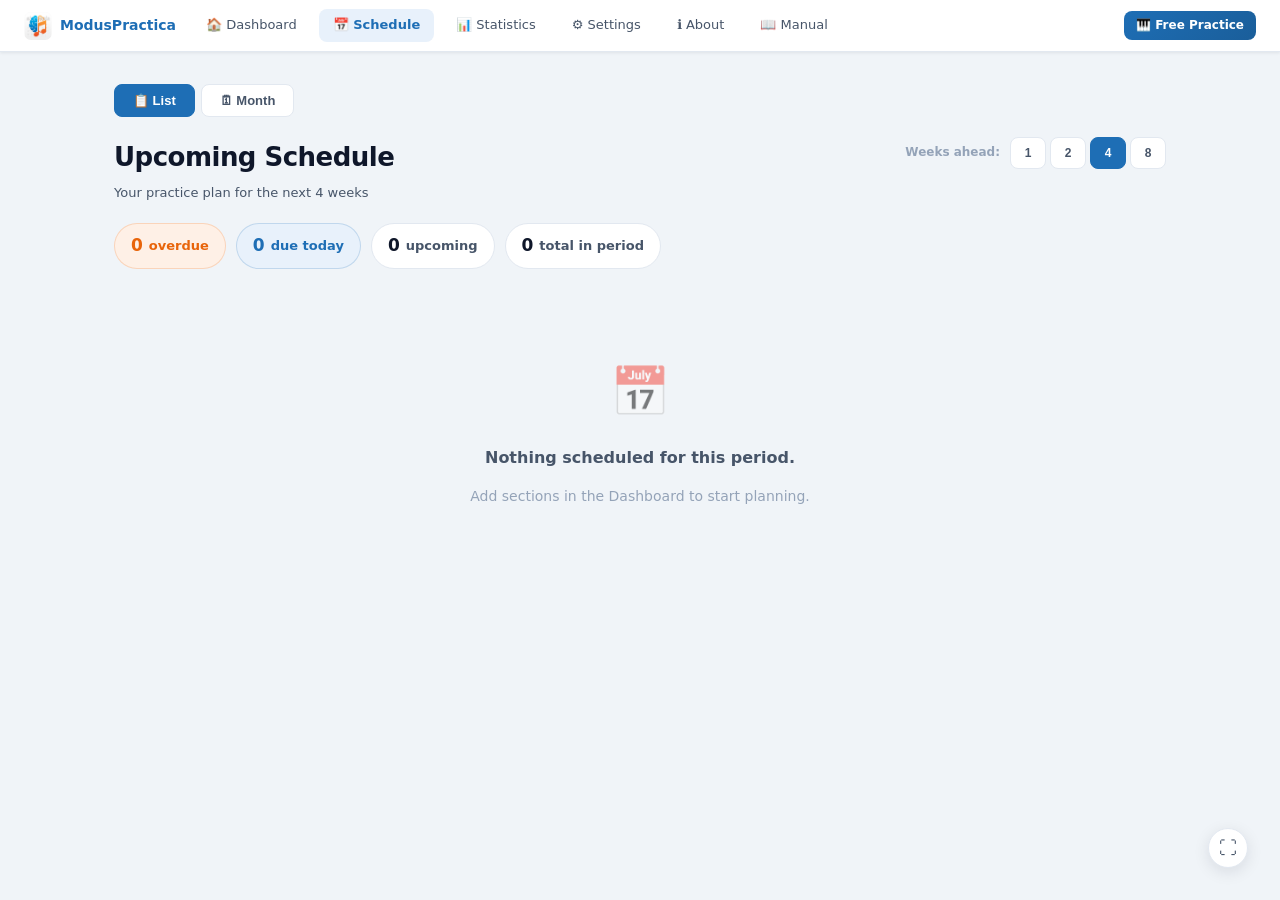
<file: schedule.html>
<!DOCTYPE html>
<html lang="en">
<head>
  <meta charset="UTF-8">
  <meta name="viewport" content="width=device-width,
    initial-scale=1.0">
  <link rel="canonical" href="https://parturamusic.be/ModusPractica_Pro/schedule.html">
  <title>ModusPractica Pro — Schedule</title>
  <link rel="icon" type="image/png" href="BreinLogo.png">
  <link rel="stylesheet" href="css/base.css">
  <link rel="stylesheet" href="css/schedule.css">
  <!-- Google Consent Mode v2 — standaard alles geweigerd voor EER -->
  <script>
    window.dataLayer = window.dataLayer || [];
    function gtag(){dataLayer.push(arguments);}
    gtag('consent', 'default', {
      'ad_storage':         'denied',
      'ad_user_data':       'denied',
      'ad_personalization': 'denied',
      'analytics_storage':  'denied',
      'region': ['BE','NL','DE','FR','ES','IT',
                 'PL','SE','DK','FI','NO','AT',
                 'CH','PT','IE','LU','CZ','SK',
                 'HU','RO','BG','HR','SI','EE',
                 'LV','LT','MT','CY','GR'],
      'wait_for_update': 500
    });
  </script>

  <!-- Google tag (gtag.js) -->
  <script async
    src="https://www.googletagmanager.com/gtag/js?id=G-WJ7ZJJF6E5">
  </script>
  <script>
    window.dataLayer = window.dataLayer || [];
    function gtag(){dataLayer.push(arguments);}
    gtag('js', new Date());
    gtag('config', 'G-WJ7ZJJF6E5');
  </script>
  <script>
    (function () {
      var c = localStorage.getItem('mp_ga_consent');
      if (c === 'granted') {
        gtag('consent', 'update', {
          'analytics_storage':  'granted',
          'ad_storage':         'denied',
          'ad_user_data':       'denied',
          'ad_personalization': 'denied'
        });
      }
    })();
  </script>
</head>
<body>
<div class="schedule-page">

  <!-- Navigatie -->
  <nav class="schedule-nav">
    <a href="dashboard.html" class="schedule-nav-brand">
      <img src="BreinLogo.png" class="schedule-nav-logo"
           alt="ModusPractica">
      <span class="schedule-nav-name">ModusPractica</span>
    </a>
    <a href="dashboard.html" class="nav-btn">
      🏠 Dashboard
    </a>
    <a href="schedule.html" class="nav-btn active">
      📅 Schedule
    </a>
    <a href="statistics.html" class="nav-btn">
      📊 Statistics
    </a>
    <a href="settings.html" class="nav-btn">
      ⚙️ Settings
    </a>
    <a href="about.html" class="nav-btn">
      ℹ️ About
    </a>
    <a href="manual.html" class="nav-btn">
      📖 Manual
    </a>
    <a href="practice-session.html?free=true" class="nav-btn nav-btn-free">
      🎹 Free Practice
    </a>
  </nav>

  <div class="schedule-content">

    <!-- View tabs -->
    <div class="schedule-view-tabs">
      <button class="view-tab active" data-view="list"
              id="tabList">
        📋 List
      </button>
      <button class="view-tab" data-view="month"
              id="tabMonth">
        🗓 Month
      </button>
    </div>

    <!-- Header met periode selector -->
    <div class="schedule-header">
      <div class="schedule-header-left">
        <h1 class="schedule-title" id="scheduleTitle">
          Upcoming Schedule
        </h1>
        <p class="schedule-subtitle" id="scheduleSubtitle">
          Your practice plan for the next
          <span id="scheduleWeeks">4</span> weeks
        </p>
      </div>
      <div class="schedule-header-right" id="listViewControls">
        <div class="weeks-selector">
          <span class="weeks-label">Weeks ahead:</span>
          <div class="weeks-btns">
            <button class="weeks-btn" 
                    data-weeks="1">1</button>
            <button class="weeks-btn" 
                    data-weeks="2">2</button>
            <button class="weeks-btn active" 
                    data-weeks="4">4</button>
            <button class="weeks-btn" 
                    data-weeks="8">8</button>
          </div>
        </div>
      </div>
      <div class="schedule-header-right hidden"
           id="monthViewControls">
        <div class="month-nav">
          <button class="month-nav-btn" id="btnMonthPrev"
                  title="Previous month">‹</button>
          <button class="month-nav-btn month-nav-today"
                  id="btnMonthToday">Today</button>
          <button class="month-nav-btn" id="btnMonthNext"
                  title="Next month">›</button>
        </div>
      </div>
    </div>

    <!-- Samenvatting pills -->
    <div class="schedule-summary" id="scheduleSummary">
      <!-- Dynamisch gevuld -->
    </div>

    <!-- List view -->
    <div class="schedule-calendar" id="scheduleCalendar">
      <!-- Dynamisch gevuld -->
    </div>

    <!-- Month view -->
    <div class="month-view hidden" id="monthView">
      <p class="month-view-note">
        Past: green = all planned sections done;
        diagonal green/red = partly done;
        red = nothing practiced while sections were due.
        Orange text = session count.
        Future planned days are yellow.
      </p>
      <div class="month-weekdays">
        <span>Mon</span><span>Tue</span><span>Wed</span>
        <span>Thu</span><span>Fri</span><span>Sat</span>
        <span>Sun</span>
      </div>
      <div class="month-grid" id="monthGrid"></div>
      <div class="day-detail-panel hidden"
           id="dayDetailPanel"></div>
    </div>

  </div>
</div>

<script type="module" src="js/schedule.js"></script>
<script src="js/fullscreen.js"></script>
</body>
</html>
</file>
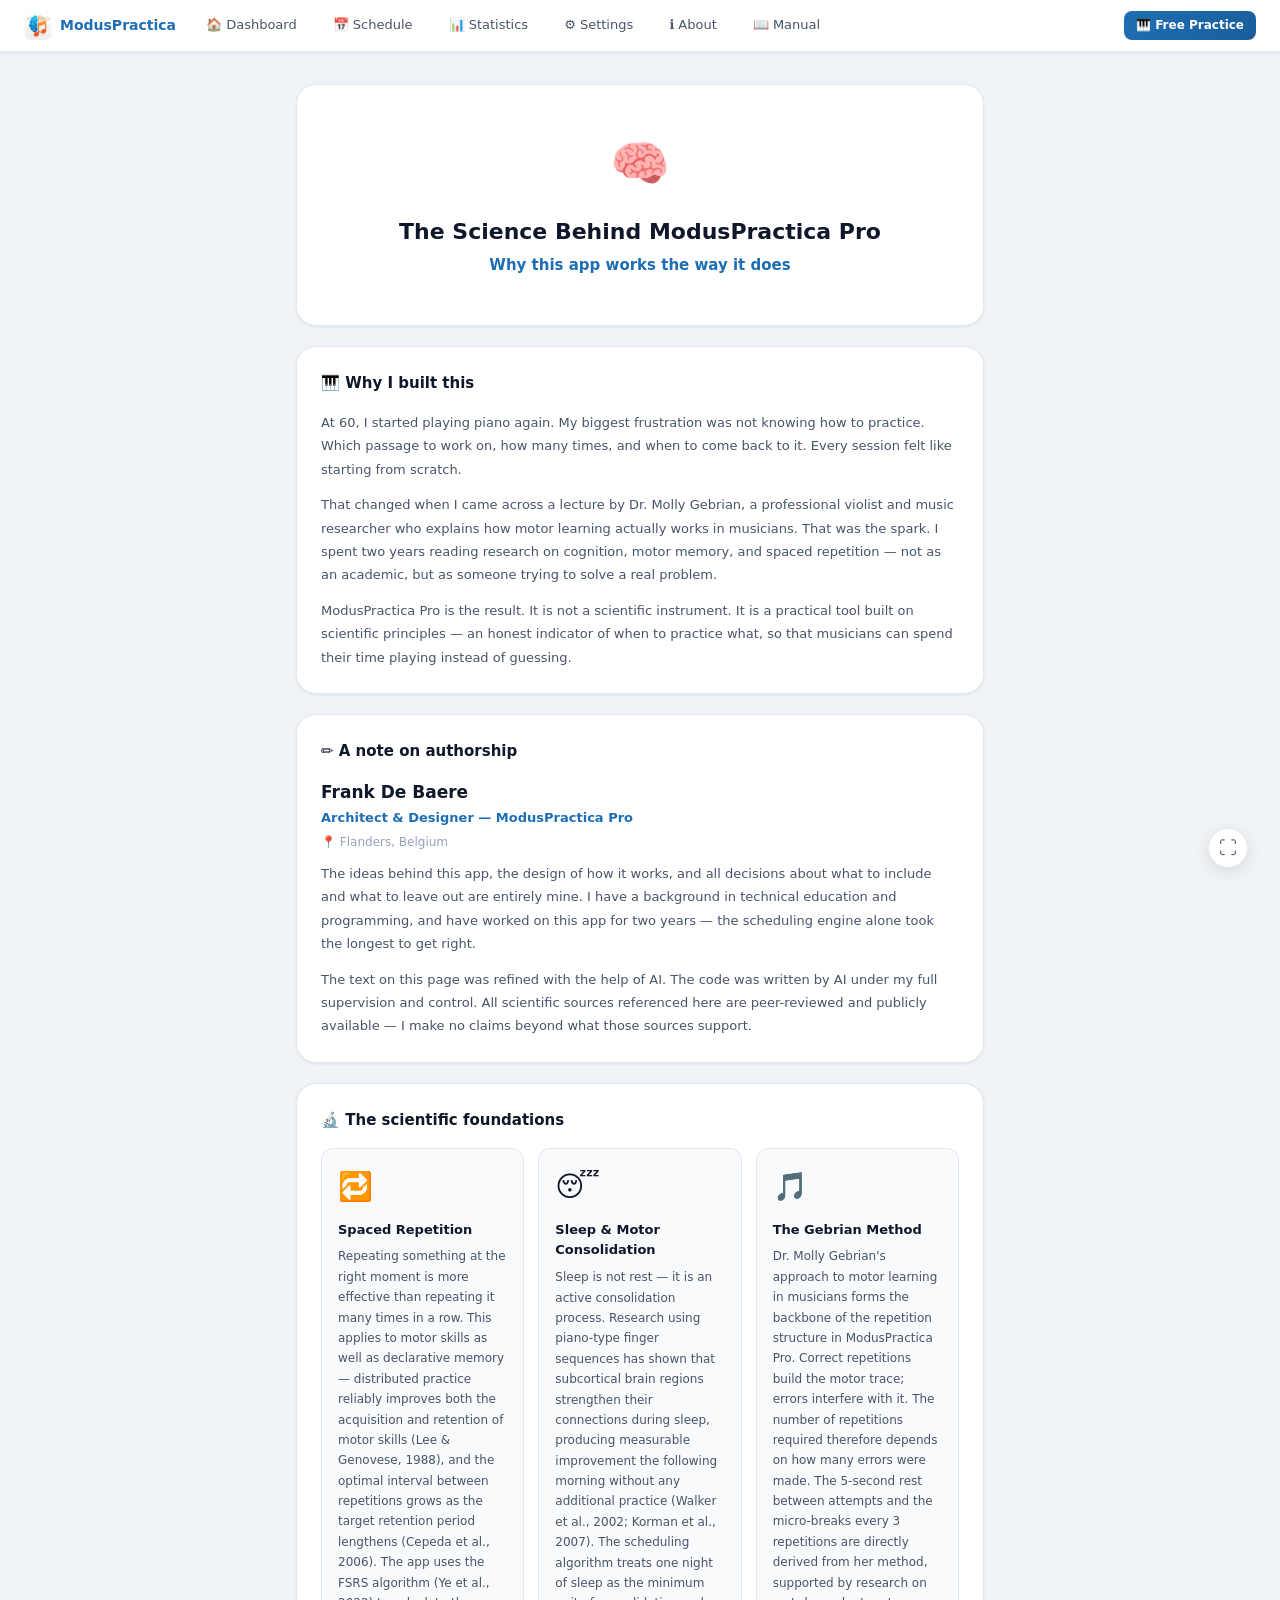
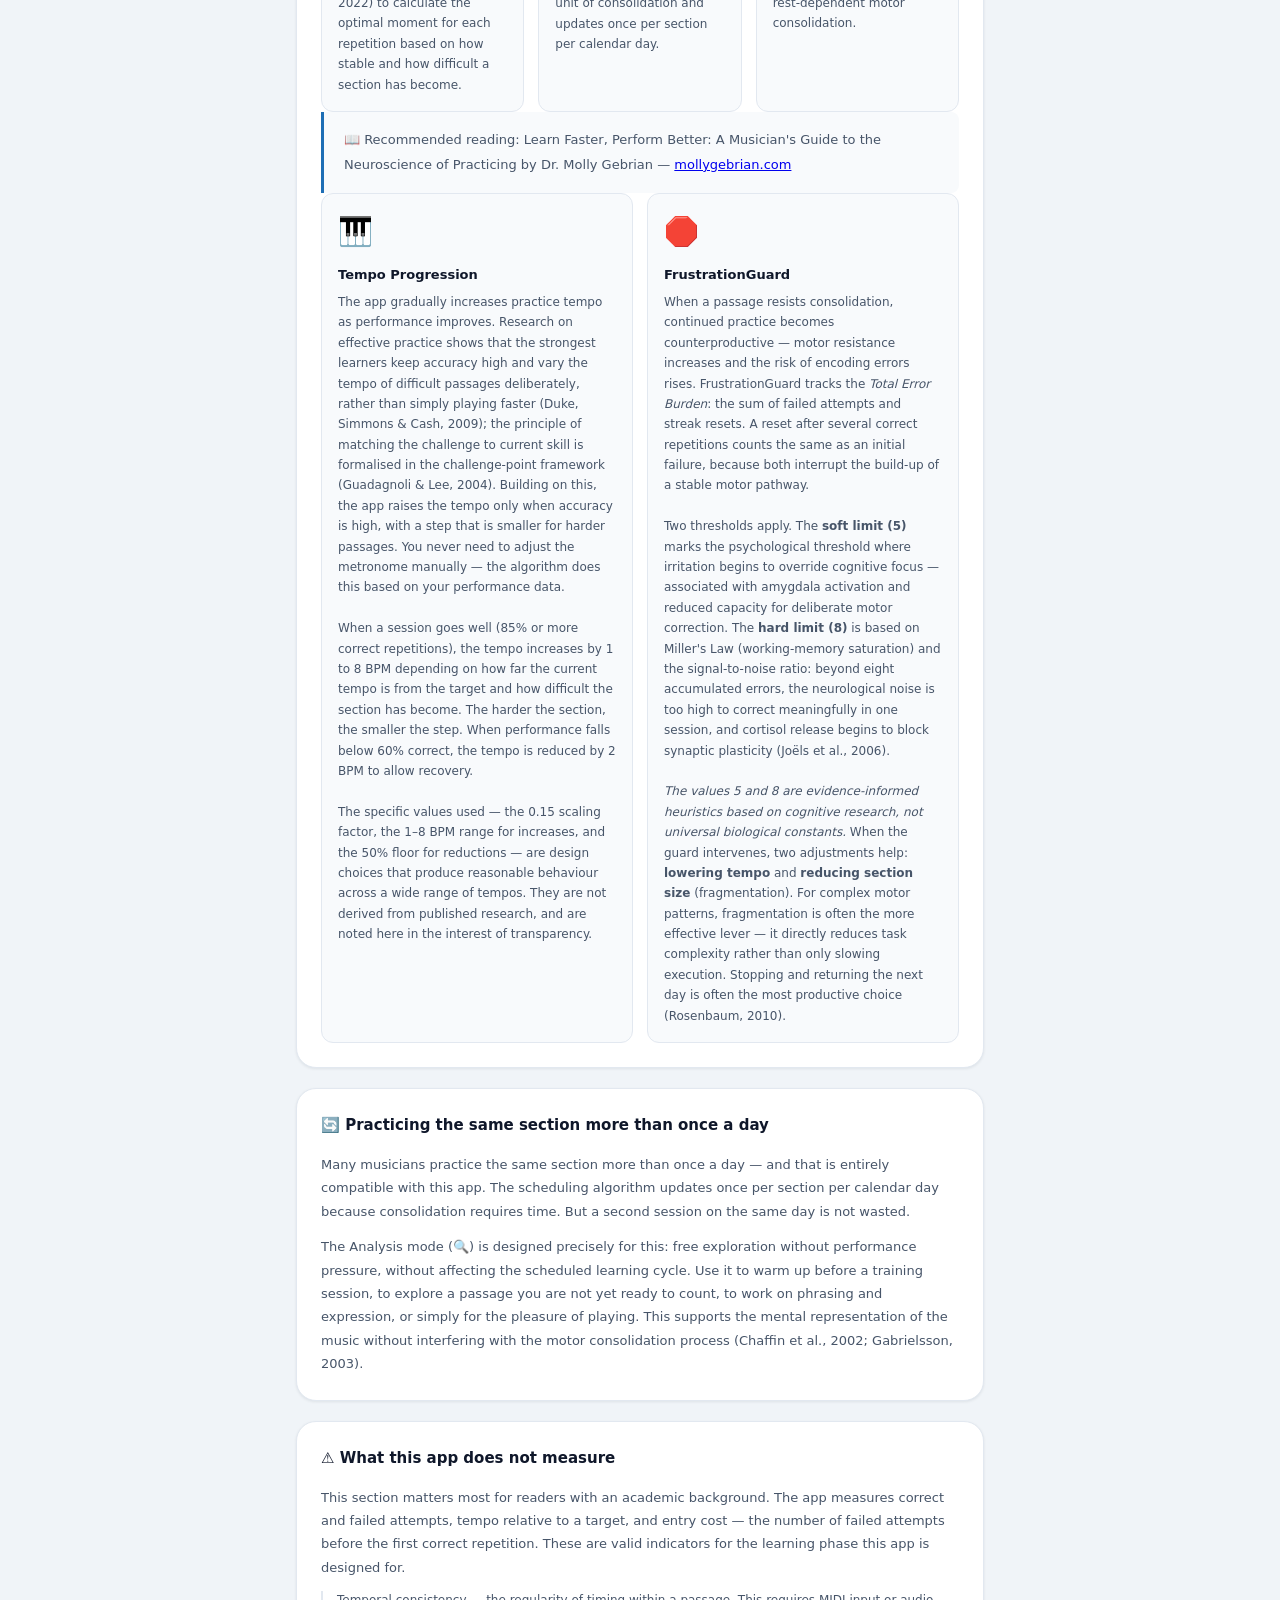
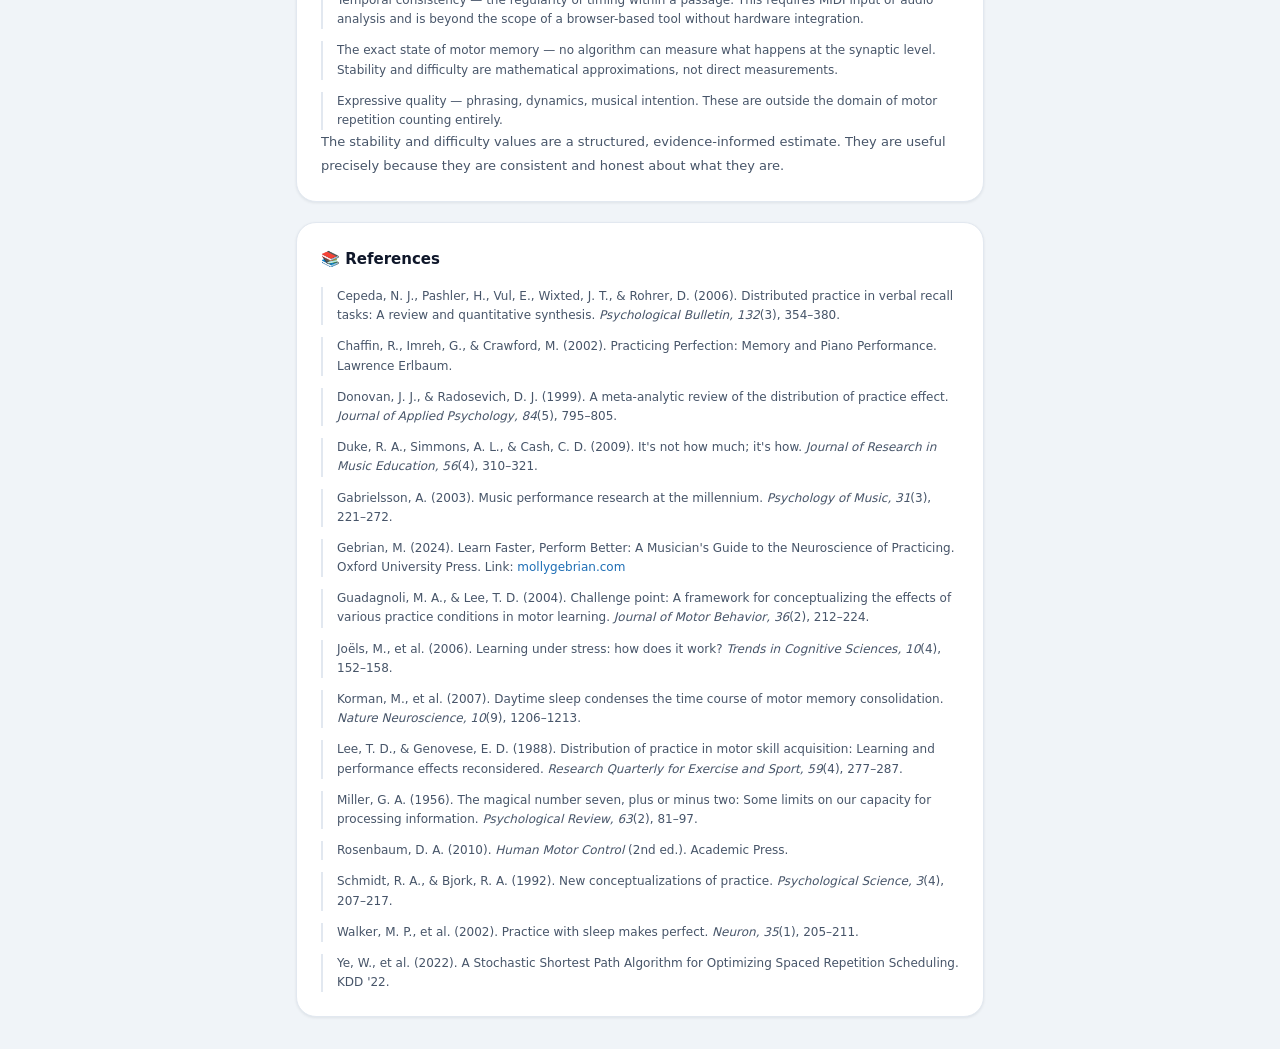
<file: science.html>
<!DOCTYPE html>
<html lang="en">
<head>
  <meta charset="UTF-8">
  <meta name="viewport" content="width=device-width,
    initial-scale=1.0">
  <link rel="canonical" href="https://parturamusic.be/ModusPractica_Pro/science.html">
  <title>ModusPractica Pro — The Science</title>
  <link rel="icon" type="image/png" href="BreinLogo.png">
  <link rel="stylesheet" href="css/base.css">
  <link rel="stylesheet" href="css/about.css">
  <!-- Google Consent Mode v2 — standaard alles geweigerd voor EER -->
  <script>
    window.dataLayer = window.dataLayer || [];
    function gtag(){dataLayer.push(arguments);}
    gtag('consent', 'default', {
      'ad_storage':         'denied',
      'ad_user_data':       'denied',
      'ad_personalization': 'denied',
      'analytics_storage':  'denied',
      'region': ['BE','NL','DE','FR','ES','IT',
                 'PL','SE','DK','FI','NO','AT',
                 'CH','PT','IE','LU','CZ','SK',
                 'HU','RO','BG','HR','SI','EE',
                 'LV','LT','MT','CY','GR'],
      'wait_for_update': 500
    });
  </script>

  <!-- Google tag (gtag.js) -->
  <script async
    src="https://www.googletagmanager.com/gtag/js?id=G-WJ7ZJJF6E5">
  </script>
  <script>
    window.dataLayer = window.dataLayer || [];
    function gtag(){dataLayer.push(arguments);}
    gtag('js', new Date());
    gtag('config', 'G-WJ7ZJJF6E5');
  </script>
  <script>
    (function () {
      var c = localStorage.getItem('mp_ga_consent');
      if (c === 'granted') {
        gtag('consent', 'update', {
          'analytics_storage':  'granted',
          'ad_storage':         'denied',
          'ad_user_data':       'denied',
          'ad_personalization': 'denied'
        });
      }
    })();
  </script>
</head>
<body>
<div class="about-page">

  <!-- Navigatie -->
  <nav class="about-nav">
    <a href="dashboard.html" class="about-nav-brand">
      <img src="BreinLogo.png" class="about-nav-logo"
           alt="ModusPractica">
      <span class="about-nav-name">ModusPractica</span>
    </a>
    <a href="dashboard.html" class="nav-btn">
      🏠 Dashboard
    </a>
    <a href="schedule.html" class="nav-btn">
      📅 Schedule
    </a>
    <a href="statistics.html" class="nav-btn">
      📊 Statistics
    </a>
    <a href="settings.html" class="nav-btn">
      ⚙️ Settings
    </a>
    <a href="about.html" class="nav-btn">
      ℹ️ About
    </a>
    <a href="manual.html" class="nav-btn">
      📖 Manual
    </a>
    <a href="practice-session.html?free=true" class="nav-btn nav-btn-free">
      🎹 Free Practice
    </a>
  </nav>

  <div class="about-content">

    <!-- Hero -->
    <div class="about-section">
      <div class="about-hero">
        <div class="how-card-icon" style="font-size: 48px;
             margin-bottom: 12px;">🧠</div>
        <div class="about-hero-title">
          The Science Behind ModusPractica Pro
        </div>
        <div class="about-hero-subtitle">
          Why this app works the way it does
        </div>
      </div>
    </div>

    <!-- Why I built this -->
    <div class="about-section">
      <div class="about-section-title">
        🎹 Why I built this
      </div>
      <p class="about-prose">
        At 60, I started playing piano again. My biggest frustration
        was not knowing how to practice. Which passage to work on,
        how many times, and when to come back to it. Every session
        felt like starting from scratch.
      </p>
      <p class="about-prose">
        That changed when I came across a lecture by Dr. Molly Gebrian,
        a professional violist and music researcher who explains how
        motor learning actually works in musicians. That was the spark.
        I spent two years reading research on cognition, motor memory,
        and spaced repetition — not as an academic, but as someone
        trying to solve a real problem.
      </p>
      <p class="about-prose">
        ModusPractica Pro is the result. It is not a scientific
        instrument. It is a practical tool built on scientific
        principles — an honest indicator of when to practice what,
        so that musicians can spend their time playing instead of
        guessing.
      </p>
    </div>

    <!-- A note on authorship -->
    <div class="about-section">
      <div class="about-section-title">
        ✏️ A note on authorship
      </div>
      <div class="developer-card">
        <div class="developer-info">
          <div class="developer-name">Frank De Baere</div>
          <div class="developer-role">
            Architect &amp; Designer — ModusPractica Pro
          </div>
          <div class="developer-location">
            📍 Flanders, Belgium
          </div>
        </div>
      </div>
      <p class="about-prose">
        The ideas behind this app, the design of how it works, and all
        decisions about what to include and what to leave out are
        entirely mine. I have a background in technical education and
        programming, and have worked on this app for two years — the
        scheduling engine alone took the longest to get right.
      </p>
      <p class="about-prose">
        The text on this page was refined with the help of AI. The code
        was written by AI under my full supervision and control. All
        scientific sources referenced here are peer-reviewed and publicly
        available — I make no claims beyond what those sources support.
      </p>
    </div>

    <!-- The five pillars -->
    <div class="about-section">
      <div class="about-section-title">
        🔬 The scientific foundations
      </div>
      <div class="how-it-works-grid">

        <div class="how-card">
          <div class="how-card-icon">🔁</div>
          <div class="how-card-title">Spaced Repetition</div>
          <div class="how-card-body">
            Repeating something at the right moment is more effective
            than repeating it many times in a row. This applies to motor
            skills as well as declarative memory — distributed practice
            reliably improves both the acquisition and retention of motor
            skills (Lee &amp; Genovese, 1988), and the optimal interval
            between repetitions grows as the target retention period
            lengthens (Cepeda et al., 2006). The app uses the FSRS
            algorithm (Ye et al., 2022) to calculate the optimal moment
            for each repetition based on how stable and how difficult a
            section has become.
          </div>
        </div>

        <div class="how-card">
          <div class="how-card-icon">😴</div>
          <div class="how-card-title">Sleep &amp; Motor Consolidation</div>
          <div class="how-card-body">
            Sleep is not rest — it is an active consolidation process.
            Research using piano-type finger sequences has shown that
            subcortical brain regions strengthen their connections during
            sleep, producing measurable improvement the following morning
            without any additional practice (Walker et al., 2002;
            Korman et al., 2007). The scheduling algorithm treats one
            night of sleep as the minimum unit of consolidation and updates
            once per section per calendar day.
          </div>
        </div>

        <div class="how-card">
          <div class="how-card-icon">🎵</div>
          <div class="how-card-title">The Gebrian Method</div>
          <div class="how-card-body">
            Dr. Molly Gebrian's approach to motor learning in musicians
            forms the backbone of the repetition structure in ModusPractica
            Pro. Correct repetitions build the motor trace; errors interfere
            with it. The number of repetitions required therefore depends on
            how many errors were made. The 5-second rest between attempts
            and the micro-breaks every 3 repetitions are directly derived
            from her method, supported by research on rest-dependent motor
            consolidation.
          </div>
        </div>

      </div>

      <div class="license-block">📖 Recommended reading: Learn Faster, Perform Better: A Musician's Guide to the Neuroscience of Practicing by Dr. Molly Gebrian — <a href="https://www.mollygebrian.com" target="_blank" rel="noopener">mollygebrian.com</a></div>

      <div class="how-it-works-grid">

        <div class="how-card">
          <div class="how-card-icon">🎹</div>
          <div class="how-card-title">Tempo Progression</div>
          <div class="how-card-body">
            The app gradually increases practice tempo as performance
            improves. Research on effective practice shows that the
            strongest learners keep accuracy high and vary the tempo of
            difficult passages deliberately, rather than simply playing
            faster (Duke, Simmons &amp; Cash, 2009); the principle of
            matching the challenge to current skill is formalised in the
            challenge-point framework (Guadagnoli &amp; Lee, 2004). Building
            on this, the app raises the tempo only when accuracy is high,
            with a step that is smaller for harder passages. You never
            need to adjust the metronome manually — the algorithm does this
            based on your performance data.
            <br><br>
            When a session goes well (85% or more correct repetitions), the
            tempo increases by 1 to 8 BPM depending on how far the current
            tempo is from the target and how difficult the section has
            become. The harder the section, the smaller the step. When
            performance falls below 60% correct, the tempo is reduced by
            2 BPM to allow recovery.
            <br><br>
            The specific values used — the 0.15 scaling factor, the 1–8 BPM
            range for increases, and the 50% floor for reductions — are
            design choices that produce reasonable behaviour across a wide
            range of tempos. They are not derived from published research,
            and are noted here in the interest of transparency.
          </div>
        </div>

        <div class="how-card">
          <div class="how-card-icon">🛑</div>
          <div class="how-card-title">FrustrationGuard</div>
          <div class="how-card-body">
            When a passage resists consolidation, continued practice
            becomes counterproductive — motor resistance increases and
            the risk of encoding errors rises. FrustrationGuard tracks
            the <em>Total Error Burden</em>: the sum of failed attempts
            and streak resets. A reset after several correct repetitions
            counts the same as an initial failure, because both interrupt
            the build-up of a stable motor pathway.
            <br><br>
            Two thresholds apply. The <strong>soft limit (5)</strong>
            marks the psychological threshold where irritation begins
            to override cognitive focus — associated with amygdala
            activation and reduced capacity for deliberate motor
            correction. The <strong>hard limit (8)</strong> is based
            on Miller's Law (working-memory saturation) and the
            signal-to-noise ratio: beyond eight accumulated errors,
            the neurological noise is too high to correct meaningfully
            in one session, and cortisol release begins to block
            synaptic plasticity (Joëls et al., 2006).
            <br><br>
            <em>The values 5 and 8 are evidence-informed heuristics
            based on cognitive research, not universal biological
            constants.</em> When the guard intervenes, two adjustments
            help: <strong>lowering tempo</strong> and
            <strong>reducing section size</strong> (fragmentation).
            For complex motor patterns, fragmentation is often the
            more effective lever — it directly reduces task complexity
            rather than only slowing execution. Stopping and returning
            the next day is often the most productive choice
            (Rosenbaum, 2010).
          </div>
        </div>

      </div>
    </div>

    <!-- Practicing more than once a day -->
    <div class="about-section">
      <div class="about-section-title">
        🔄 Practicing the same section more than once a day
      </div>
      <p class="about-prose">
        Many musicians practice the same section more than once a day —
        and that is entirely compatible with this app. The scheduling
        algorithm updates once per section per calendar day because
        consolidation requires time. But a second session on the same day
        is not wasted.
      </p>
      <p class="about-prose">
        The Analysis mode (🔍) is designed precisely for this: free
        exploration without performance pressure, without affecting the
        scheduled learning cycle. Use it to warm up before a training
        session, to explore a passage you are not yet ready to count, to
        work on phrasing and expression, or simply for the pleasure of
        playing. This supports the mental representation of the music
        without interfering with the motor consolidation process (Chaffin
        et al., 2002; Gabrielsson, 2003).
      </p>
    </div>

    <!-- What this app does not measure -->
    <div class="about-section">
      <div class="about-section-title">
        ⚠️ What this app does not measure
      </div>
      <p class="about-prose">
        This section matters most for readers with an academic background.
        The app measures correct and failed attempts, tempo relative to a
        target, and entry cost — the number of failed attempts before the
        first correct repetition. These are valid indicators for the
        learning phase this app is designed for.
      </p>
      <ul class="references-list">
        <li>Temporal consistency — the regularity of timing within a
        passage. This requires MIDI input or audio analysis and is beyond
        the scope of a browser-based tool without hardware integration.</li>
        <li>The exact state of motor memory — no algorithm can measure what
        happens at the synaptic level. Stability and difficulty are
        mathematical approximations, not direct measurements.</li>
        <li>Expressive quality — phrasing, dynamics, musical intention.
        These are outside the domain of motor repetition counting
        entirely.</li>
      </ul>
      <p class="about-prose">
        The stability and difficulty values are a structured,
        evidence-informed estimate. They are useful precisely because they
        are consistent and honest about what they are.
      </p>
    </div>

    <!-- References -->
    <div class="about-section">
      <div class="about-section-title">
        📚 References
      </div>
      <ul class="references-list">
        <li>Cepeda, N. J., Pashler, H., Vul, E., Wixted, J. T., &amp;
        Rohrer, D. (2006). Distributed practice in verbal recall tasks: A
        review and quantitative synthesis.
        <em>Psychological Bulletin, 132</em>(3), 354–380.</li>
        <li>Chaffin, R., Imreh, G., &amp; Crawford, M. (2002).
        Practicing Perfection: Memory and Piano Performance.
        Lawrence Erlbaum.</li>
        <li>Donovan, J. J., &amp; Radosevich, D. J. (1999). A meta-analytic
        review of the distribution of practice effect.
        <em>Journal of Applied Psychology, 84</em>(5), 795–805.</li>
        <li>Duke, R. A., Simmons, A. L., &amp; Cash, C. D. (2009). It's not
        how much; it's how.
        <em>Journal of Research in Music Education, 56</em>(4), 310–321.</li>
        <li>Gabrielsson, A. (2003). Music performance research at the
        millennium.
        <em>Psychology of Music, 31</em>(3), 221–272.</li>
        <li>Gebrian, M. (2024). Learn Faster, Perform Better: A Musician's
        Guide to the Neuroscience of Practicing. Oxford University Press.
        Link:
        <a href="https://www.mollygebrian.com" target="_blank"
           rel="noopener">mollygebrian.com</a></li>
        <li>Guadagnoli, M. A., &amp; Lee, T. D. (2004). Challenge point: A
        framework for conceptualizing the effects of various practice
        conditions in motor learning.
        <em>Journal of Motor Behavior, 36</em>(2), 212–224.</li>
        <li>Joëls, M., et al. (2006). Learning under stress: how does it
        work?
        <em>Trends in Cognitive Sciences, 10</em>(4), 152–158.</li>
        <li>Korman, M., et al. (2007). Daytime sleep condenses the time
        course of motor memory consolidation.
        <em>Nature Neuroscience, 10</em>(9), 1206–1213.</li>
        <li>Lee, T. D., &amp; Genovese, E. D. (1988). Distribution of
        practice in motor skill acquisition: Learning and performance
        effects reconsidered.
        <em>Research Quarterly for Exercise and Sport, 59</em>(4),
        277–287.</li>
        <li>Miller, G. A. (1956). The magical number seven, plus or minus
        two: Some limits on our capacity for processing information.
        <em>Psychological Review, 63</em>(2), 81–97.</li>
        <li>Rosenbaum, D. A. (2010). <em>Human Motor Control</em>
        (2nd ed.). Academic Press.</li>
        <li>Schmidt, R. A., &amp; Bjork, R. A. (1992). New conceptualizations
        of practice.
        <em>Psychological Science, 3</em>(4), 207–217.</li>
        <li>Walker, M. P., et al. (2002). Practice with sleep makes perfect.
        <em>Neuron, 35</em>(1), 205–211.</li>
        <li>Ye, W., et al. (2022). A Stochastic Shortest Path Algorithm for
        Optimizing Spaced Repetition Scheduling. KDD '22.</li>
      </ul>
    </div>

  </div>
</div>
<script src="js/fullscreen.js"></script>
</body>
</html>
</file>
<file: css/base.css>
:root {
  /* Kleuren */
  --bg-body: #f0f4f8;
  --surface: #ffffff;
  --surface-2: #f8fafc;
  --surface-3: #f1f5f9;
  --border: #e2e8f0;
  --border-strong: #cbd5e1;

  /* Accent */
  --accent: #1e6eb5;
  --accent-hover: #1a5e9a;
  --accent-dark: #155090;
  --accent-light: #e8f1fb;
  --accent-2: #e8640a;
  --accent-2-light: #fef0e6;

  /* Semantische kleuren */
  --success: #10b981;
  --success-light: #ecfdf5;
  --warning: #f59e0b;
  --warning-light: #fffbeb;
  --danger: #ef4444;
  --danger-light: #fef2f2;

  /* Tekst */
  --text-primary: #0f172a;
  --text-secondary: #475569;
  --text-muted: #94a3b8;

  /* Typografie */
  --font-sans: 'Inter', 'Segoe UI', system-ui, -apple-system, sans-serif;
  --font-mono: 'Inter', 'Segoe UI', system-ui, -apple-system, sans-serif;

  /* Afmetingen */
  --radius-sm: 8px;
  --radius-md: 12px;
  --radius-lg: 20px;
  --radius-xl: 28px;

  /* Schaduwen */
  --shadow-sm: 0 1px 3px rgba(15,23,42,0.08);
  --shadow-md: 0 4px 16px rgba(15,23,42,0.10);
  --shadow-lg: 0 12px 40px rgba(15,23,42,0.12);

  /* Navigatie hoogte */
  --nav-height: 56px;

  /* Content breedte */
  --content-width: 1100px;
}

*, *::before, *::after { box-sizing: border-box; }

body {
  margin: 0;
  font-family: var(--font-sans);
  background: var(--bg-body);
  color: var(--text-primary);
  font-size: 14px;
  line-height: 1.6;
  -webkit-font-smoothing: antialiased;
}

.top-nav {
  position: sticky;
  top: 0;
  z-index: 100;
  height: var(--nav-height);
  background: var(--surface);
  border-bottom: 1px solid var(--border);
  display: flex;
  align-items: center;
  padding: 0 24px;
  gap: 4px;
  box-shadow: var(--shadow-sm);
}

.nav-brand {
  font-size: 16px;
  font-weight: 800;
  color: var(--accent);
  margin-right: 16px;
  letter-spacing: -0.02em;
  text-decoration: none;
}

.nav-btn {
  padding: 6px 14px;
  border-radius: var(--radius-sm);
  border: none;
  background: transparent;
  color: var(--text-secondary);
  font-size: 13px;
  font-weight: 500;
  cursor: pointer;
  transition: background 0.15s, color 0.15s;
  text-decoration: none;
  display: inline-flex;
  align-items: center;
  gap: 6px;
}

.nav-btn:hover {
  background: var(--surface-3);
  color: var(--text-primary);
}

.nav-btn.active {
  background: var(--accent-light);
  color: var(--accent);
  font-weight: 600;
}

.page-content {
  width: min(100%, var(--content-width));
  margin: 0 auto;
  padding: 24px 16px;
}

.card {
  background: var(--surface);
  border: 1px solid var(--border);
  border-radius: var(--radius-lg);
  padding: 24px;
  box-shadow: var(--shadow-sm);
}

.btn {
  display: inline-flex;
  align-items: center;
  justify-content: center;
  gap: 6px;
  padding: 8px 18px;
  border-radius: var(--radius-sm);
  border: none;
  font-size: 13px;
  font-weight: 600;
  cursor: pointer;
  transition: transform 0.15s, box-shadow 0.15s, opacity 0.15s;
  text-decoration: none;
  white-space: nowrap;
}

.btn:not(:disabled):hover {
  transform: translateY(-1px);
  box-shadow: var(--shadow-md);
}

.btn:disabled {
  opacity: 0.45;
  cursor: not-allowed;
  transform: none;
  box-shadow: none;
}

.btn-primary {
  background: var(--accent);
  color: white;
}

.btn-primary:not(:disabled):hover {
  background: var(--accent-hover);
}

.btn-secondary {
  background: var(--surface-3);
  color: var(--text-primary);
  border: 1px solid var(--border);
}

.btn-danger {
  background: var(--danger);
  color: white;
}

.btn-success {
  background: var(--success);
  color: white;
}

.btn-sm {
  padding: 5px 12px;
  font-size: 12px;
}

.btn-lg {
  padding: 12px 28px;
  font-size: 15px;
  border-radius: var(--radius-md);
}

.input {
  width: 100%;
  padding: 9px 12px;
  border: 1px solid var(--border);
  border-radius: var(--radius-sm);
  background: var(--surface);
  color: var(--text-primary);
  font-size: 13px;
  font-family: var(--font-sans);
  transition: border-color 0.15s, box-shadow 0.15s;
}

.input:focus {
  outline: none;
  border-color: var(--accent);
  box-shadow: 0 0 0 3px rgba(30, 110, 181, 0.12);
}

.label {
  display: block;
  font-size: 11px;
  font-weight: 700;
  text-transform: uppercase;
  letter-spacing: 0.06em;
  color: var(--text-secondary);
  margin-bottom: 6px;
}

.hidden { display: none !important; }
.text-center { text-align: center; }
.text-muted { color: var(--text-muted); }
.text-success { color: var(--success); }
.text-warning { color: var(--warning); }
.text-danger { color: var(--danger); }
.text-accent { color: var(--accent); }
.font-mono { font-family: var(--font-mono); }
.mt-1 { margin-top: 8px; }
.mt-2 { margin-top: 16px; }
.mt-3 { margin-top: 24px; }
.mb-1 { margin-bottom: 8px; }
.mb-2 { margin-bottom: 16px; }
.gap-1 { gap: 8px; }
.gap-2 { gap: 16px; }
.flex { display: flex; }
.flex-col { flex-direction: column; }
.items-center { align-items: center; }
.justify-between { justify-content: space-between; }
.w-full { width: 100%; }

@media (max-width: 640px) {
  .page-content { padding: 16px 12px; }
  .card { padding: 16px; }
  .top-nav { padding: 0 12px; }
}

/* ── Fullscreen knop ── */
.mp-fs-btn {
  position: fixed;
  bottom: 32px;
  right: 32px;
  width: 40px;
  height: 40px;
  border-radius: 50%;
  background: var(--surface);
  border: 1px solid var(--border);
  color: var(--text-secondary);
  font-size: 18px;
  cursor: pointer;
  display: flex;
  align-items: center;
  justify-content: center;
  z-index: 998;
  box-shadow: var(--shadow-md,
    0 4px 16px rgba(0,0,0,0.12));
  transition: background 0.15s,
              color 0.15s,
              border-color 0.15s,
              transform 0.15s;
  line-height: 1;
}

.mp-fs-btn:hover {
  background: var(--accent);
  color: white;
  border-color: var(--accent);
  transform: scale(1.08);
}

body:has(.manual-page) .mp-fs-btn {
  bottom: 84px;
}

@media print {
  .mp-fs-btn { display: none !important; }
}

/* ── Free Practice nav-knop ── */
.nav-btn-free {
  margin-left: auto;
  background: linear-gradient(135deg, var(--accent), var(--accent-hover));
  color: #fff !important;
  border-radius: var(--radius-sm);
  padding: 5px 12px;
  font-weight: 700;
  font-size: 12px;
  border: none;
  transition: background 0.15s, opacity 0.15s, transform 0.1s;
}

.nav-btn-free:hover,
.nav-btn-free:focus {
  background: linear-gradient(135deg, var(--accent-dark), var(--accent));
  color: #fff !important;
  opacity: 1;
  transform: translateY(-1px);
}
</file>
<file: css/about.css>
/* ── Pagina layout ── */
.about-page {
  min-height: 100vh;
  background: var(--bg-body);
}

.about-nav {
  position: sticky;
  top: 0;
  z-index: 100;
  height: 52px;
  background: var(--surface);
  border-bottom: 1px solid var(--border);
  display: flex;
  align-items: center;
  padding: 0 24px;
  gap: 8px;
  box-shadow: var(--shadow-sm);
}

.about-nav-brand {
  display: flex;
  align-items: center;
  gap: 8px;
  text-decoration: none;
  margin-right: 8px;
}

.about-nav-logo {
  width: 28px;
  height: 28px;
  border-radius: 7px;
}

.about-nav-name {
  font-size: 14px;
  font-weight: 700;
  color: var(--accent);
}

.about-content {
  max-width: 720px;
  margin: 0 auto;
  padding: 32px 16px;
  display: flex;
  flex-direction: column;
  gap: 20px;
}

.about-section {
  background: var(--surface);
  border: 1px solid var(--border);
  border-radius: var(--radius-lg);
  padding: 24px;
  box-shadow: var(--shadow-sm);
}

.about-section-title {
  font-size: 15px;
  font-weight: 700;
  color: var(--text-primary);
  margin-bottom: 16px;
  display: flex;
  align-items: center;
  gap: 8px;
}

.about-section-subtitle {
  font-size: 12px;
  font-weight: 700;
  text-transform: uppercase;
  letter-spacing: 0.06em;
  color: var(--text-muted);
  margin: 20px 0 10px 0;
}

.about-section-subtitle:first-child {
  margin-top: 0;
}

.about-hero {
  text-align: center;
  padding: 16px 0;
}

.about-hero-logo {
  width: 80px;
  height: 80px;
  border-radius: 20px;
  box-shadow: var(--shadow-md);
  margin-bottom: 16px;
}

.about-hero-title {
  font-size: 22px;
  font-weight: 800;
  color: var(--text-primary);
  margin-bottom: 4px;
}

.about-hero-subtitle {
  font-size: 15px;
  font-weight: 600;
  color: var(--accent);
  margin-bottom: 8px;
}

.about-hero-tagline {
  font-size: 13px;
  color: var(--text-secondary);
  line-height: 1.6;
  margin-bottom: 12px;
}

.about-hero-version {
  font-size: 11px;
  font-family: var(--font-mono);
  color: var(--text-muted);
}

.about-prose {
  font-size: 13px;
  color: var(--text-secondary);
  line-height: 1.8;
  margin: 0 0 12px 0;
}

.about-prose:last-child {
  margin-bottom: 0;
}

.how-it-works-grid {
  display: grid;
  grid-template-columns: repeat(
    auto-fit, minmax(200px, 1fr)
  );
  gap: 14px;
}

.how-card {
  background: var(--surface-2);
  border: 1px solid var(--border);
  border-radius: var(--radius-md);
  padding: 16px;
}

.how-card-icon {
  font-size: 28px;
  margin-bottom: 10px;
}

.how-card-title {
  font-size: 13px;
  font-weight: 700;
  color: var(--text-primary);
  margin-bottom: 6px;
}

.how-card-body {
  font-size: 12px;
  color: var(--text-secondary);
  line-height: 1.7;
}

.developer-card {
  display: flex;
  gap: 20px;
  align-items: flex-start;
  flex-wrap: wrap;
}

.developer-info {
  flex: 1;
}

.developer-name {
  font-size: 17px;
  font-weight: 800;
  color: var(--text-primary);
  margin-bottom: 2px;
}

.developer-role {
  font-size: 13px;
  font-weight: 600;
  color: var(--accent);
  margin-bottom: 4px;
}

.developer-location {
  font-size: 12px;
  color: var(--text-muted);
  margin-bottom: 10px;
}

.developer-links {
  display: flex;
  gap: 12px;
  align-items: center;
  font-size: 12px;
}

.developer-links a {
  color: var(--accent);
  text-decoration: none;
}

.developer-links a:hover {
  text-decoration: underline;
}

.developer-links span {
  color: var(--text-muted);
}

.developer-bio {
  font-size: 13px;
  color: var(--text-secondary);
  line-height: 1.7;
  margin-top: 14px;
}

.license-block {
  background: var(--surface-2);
  border-left: 3px solid var(--accent);
  border-radius: 0 var(--radius-sm)
                 var(--radius-sm) 0;
  padding: 16px 20px;
  font-size: 13px;
  color: var(--text-secondary);
  line-height: 1.9;
  white-space: pre-line;
}

.references-list {
  list-style: none;
  padding: 0;
  margin: 0;
  display: flex;
  flex-direction: column;
  gap: 12px;
}

.references-list li {
  font-size: 12px;
  color: var(--text-secondary);
  line-height: 1.6;
  padding-left: 14px;
  border-left: 2px solid var(--border);
}

.references-list a {
  color: var(--accent);
  text-decoration: none;
}

.references-list a:hover {
  text-decoration: underline;
}
</file>
<file: css/dashboard.css>
.dashboard-nav {
  position: sticky;
  top: 0;
  z-index: 100;
  height: 52px;
  background: var(--surface);
  border-bottom: 1px solid var(--border);
  display: flex;
  align-items: center;
  padding: 0 24px;
  gap: 8px;
  box-shadow: var(--shadow-sm);
}

.dashboard-nav-brand {
  display: flex;
  align-items: center;
  gap: 8px;
  text-decoration: none;
  margin-right: 8px;
}

.dashboard-nav-logo {
  width: 28px;
  height: 28px;
  border-radius: 7px;
}

.dashboard-nav-name {
  font-size: 14px;
  font-weight: 700;
  color: var(--accent);
}

/* ── Layout ── */
.app-layout {
  display: flex;
  height: calc(100vh - 52px);
  overflow: hidden;
}

/* ── Linkerzijbalk ── */
.sidebar {
  width: 280px;
  min-width: 280px;
  height: calc(100vh - 52px);
  background: var(--surface);
  border-right: 1px solid var(--border);
  display: flex;
  flex-direction: column;
  overflow: hidden;
}

.sidebar-header {
  display: none;
}

.sidebar-brand {
  display: flex;
  align-items: center;
  gap: 10px;
  margin-bottom: 20px;
  text-decoration: none;
}

.sidebar-logo {
  width: 36px;
  height: 36px;
  border-radius: 10px;
  object-fit: cover;
  box-shadow: var(--shadow-sm);
}

.sidebar-brand-text {
  display: flex;
  flex-direction: column;
  line-height: 1.2;
}

.sidebar-brand-name {
  font-size: 15px;
  font-weight: 800;
  color: var(--accent);
  letter-spacing: -0.02em;
}

.sidebar-brand-sub {
  font-size: 10px;
  color: var(--text-muted);
  font-weight: 500;
  letter-spacing: 0.04em;
  text-transform: uppercase;
}

/* ── Repertoire sectie in sidebar ── */
.sidebar-repertoire {
  flex: 1;
  display: flex;
  flex-direction: column;
  overflow: hidden;
  padding: 12px 0 0;
}

.sidebar-section-header {
  display: flex;
  align-items: center;
  justify-content: space-between;
  padding: 0 16px 8px;
  flex-shrink: 0;
}

.sidebar-section-title {
  font-size: 11px;
  font-weight: 700;
  text-transform: uppercase;
  letter-spacing: 0.08em;
  color: var(--text-muted);
}

.sidebar-add-btn {
  width: 24px;
  height: 24px;
  border-radius: 6px;
  border: 1px solid var(--border);
  background: var(--surface);
  color: var(--text-secondary);
  font-size: 16px;
  cursor: pointer;
  display: flex;
  align-items: center;
  justify-content: center;
  transition: background 0.15s, color 0.15s, border-color 0.15s;
  line-height: 1;
}

.sidebar-add-btn:hover {
  background: var(--accent);
  color: white;
  border-color: var(--accent);
}

/* ── Sorteercontrols ── */
.sort-controls {
  padding: 0 12px 8px;
  flex-shrink: 0;
}

.sort-select {
  width: 100%;
  padding: 5px 8px;
  border: 1px solid var(--border);
  border-radius: var(--radius-sm);
  background: var(--surface-2);
  color: var(--text-secondary);
  font-size: 11px;
  cursor: pointer;
  appearance: none;
  background-image: url("data:image/svg+xml,%3Csvg xmlns='http://www.w3.org/2000/svg' width='10' height='6'%3E%3Cpath d='M0 0l5 6 5-6z' fill='%2394a3b8'/%3E%3C/svg%3E");
  background-repeat: no-repeat;
  background-position: right 8px center;
  padding-right: 24px;
}

.sort-select:focus {
  outline: none;
  border-color: var(--accent);
}

/* ── Stukkenlijst ── */
.pieces-list {
  flex: 1;
  overflow-y: auto;
  padding: 0 8px 16px;
  scrollbar-width: thin;
  scrollbar-color: var(--border) transparent;
}

.piece-item {
  display: flex;
  align-items: center;
  gap: 8px;
  padding: 10px 10px;
  border-radius: var(--radius-sm);
  cursor: pointer;
  transition: background 0.15s;
  border: 1px solid transparent;
  margin-bottom: 2px;
}

.piece-item:hover {
  background: var(--surface-2);
}

.piece-item.active {
  background: var(--accent-light);
  border-color: rgba(30, 110, 181, 0.2);
}

.piece-item-info {
  flex: 1;
  min-width: 0;
}

.piece-item-title {
  display: flex;
  align-items: center;
  gap: 4px;
  min-width: 0;
  font-size: 13px;
  font-weight: 600;
  color: var(--text-primary);
}

.piece-item-title-text {
  flex: 1;
  min-width: 0;
  white-space: nowrap;
  overflow: hidden;
  text-overflow: ellipsis;
}

.piece-link-icon {
  flex-shrink: 0;
  display: inline-flex;
  align-items: center;
  justify-content: center;
  width: 20px;
  height: 20px;
  padding: 0;
  border: none;
  border-radius: 4px;
  background: transparent;
  color: var(--text-muted);
  cursor: pointer;
  transition: color 0.15s, background 0.15s;
}

.piece-link-icon.has-link {
  color: var(--accent);
}

.piece-link-icon:hover {
  background: var(--surface-3);
}

.piece-link-icon.has-link:hover {
  color: var(--accent-hover);
}

.link-icon {
  display: block;
  flex-shrink: 0;
}

.btn-piece-link {
  display: inline-flex;
  align-items: center;
  justify-content: center;
  min-width: 32px;
  padding-left: 8px;
  padding-right: 8px;
  color: var(--text-muted);
}

.btn-piece-link.has-link {
  color: var(--accent);
  border-color: rgba(30, 110, 181, 0.3);
  background: var(--accent-light);
}

.btn-piece-link.has-link:hover {
  color: var(--accent-hover);
  border-color: rgba(30, 110, 181, 0.45);
}

.btn-piece-audio {
  min-width: 32px;
  padding-left: 8px;
  padding-right: 8px;
  color: var(--text-muted);
}

.btn-piece-audio.has-audio {
  color: var(--accent);
  border-color: rgba(30, 110, 181, 0.3);
  background: var(--accent-light);
}

.btn-piece-audio.has-audio:hover {
  color: var(--accent-hover);
  border-color: rgba(30, 110, 181, 0.45);
}

.piece-audio-bar {
  margin-bottom: 16px;
  padding: 14px 16px;
  background: var(--surface-2);
  border: 1px solid var(--border);
  border-radius: var(--radius-md);
}

.piece-audio-label {
  display: flex;
  align-items: center;
  gap: 8px;
  margin-bottom: 10px;
  min-width: 0;
}

.piece-audio-icon {
  flex-shrink: 0;
  font-size: 14px;
}

.piece-audio-name {
  font-size: 12px;
  font-weight: 600;
  color: var(--text-secondary);
  white-space: nowrap;
  overflow: hidden;
  text-overflow: ellipsis;
}

.piece-audio-player {
  width: 100%;
  height: 36px;
}

.piece-item.active .piece-item-title {
  color: var(--accent);
}

.piece-item-meta {
  font-size: 11px;
  color: var(--text-muted);
  margin-top: 1px;
}

.due-badge {
  flex-shrink: 0;
  min-width: 20px;
  height: 20px;
  border-radius: 10px;
  background: var(--accent-2);
  color: white;
  font-size: 10px;
  font-weight: 700;
  display: flex;
  align-items: center;
  justify-content: center;
  padding: 0 5px;
}

.due-badge.zero {
  background: var(--surface-3);
  color: var(--text-muted);
}

/* ── Hoofdpaneel ── */
.main-panel {
  flex: 1;
  display: flex;
  flex-direction: column;
  overflow: hidden;
  background: var(--bg-body);
}

.main-panel-header {
  padding: 16px 24px;
  background: var(--surface);
  border-bottom: 1px solid var(--border);
  display: flex;
  align-items: center;
  justify-content: space-between;
  flex-shrink: 0;
  min-height: 56px;
}

.main-panel-title {
  font-size: 16px;
  font-weight: 700;
  color: var(--text-primary);
}

.main-panel-actions {
  display: flex;
  gap: 8px;
  align-items: center;
}

.main-panel-body {
  flex: 1;
  overflow-y: auto;
  padding: 20px 24px;
  scrollbar-width: thin;
  scrollbar-color: var(--border) transparent;
}

/* ── Practice Today sectie ── */
.today-section {
  margin-bottom: 28px;
}

.section-header {
  display: flex;
  align-items: center;
  gap: 10px;
  margin-bottom: 12px;
}

.section-heading {
  font-size: 13px;
  font-weight: 700;
  text-transform: uppercase;
  letter-spacing: 0.06em;
  color: var(--text-secondary);
}

.section-count-badge {
  padding: 2px 8px;
  border-radius: 999px;
  font-size: 11px;
  font-weight: 700;
  background: var(--accent-light);
  color: var(--accent);
}

.section-count-badge.orange {
  background: var(--accent-2-light);
  color: var(--accent-2);
}

/* ── Due sections lijst ── */
.due-list {
  display: flex;
  flex-direction: column;
  gap: 6px;
}

.due-item {
  display: flex;
  align-items: center;
  gap: 12px;
  padding: 12px 16px;
  background: var(--surface);
  border: 1px solid var(--border);
  border-radius: var(--radius-md);
  transition: box-shadow 0.15s, border-color 0.15s;
  cursor: pointer;
}

.due-item:hover {
  box-shadow: var(--shadow-md);
  border-color: var(--accent);
}

.due-item-left {
  flex: 1;
  min-width: 0;
}

.due-item-piece {
  font-size: 11px;
  font-weight: 600;
  color: var(--text-muted);
  text-transform: uppercase;
  letter-spacing: 0.04em;
  margin-bottom: 2px;
}

.due-item-section {
  font-size: 14px;
  font-weight: 600;
  color: var(--text-primary);
  white-space: nowrap;
  overflow: hidden;
  text-overflow: ellipsis;
}

.due-item-meta {
  display: flex;
  gap: 8px;
  margin-top: 4px;
  flex-wrap: wrap;
}

.meta-pill {
  display: inline-flex;
  align-items: center;
  gap: 3px;
  padding: 2px 7px;
  border-radius: 999px;
  font-size: 10px;
  font-weight: 600;
  background: var(--surface-3);
  color: var(--text-secondary);
  border: 1px solid var(--border);
}

.meta-pill.green {
  background: var(--success-light);
  color: var(--success);
  border-color: rgba(16, 185, 129, 0.2);
}

.meta-pill.orange {
  background: var(--warning-light);
  color: var(--warning);
  border-color: rgba(245, 158, 11, 0.2);
}

.meta-pill.red {
  background: var(--danger-light);
  color: var(--danger);
  border-color: rgba(239, 68, 68, 0.2);
}

.due-item-right {
  flex-shrink: 0;
}

/* ── Sectieslijst van geselecteerd stuk ── */
.sections-list {
  display: flex;
  flex-direction: column;
  gap: 4px;
}

.section-row {
  display: flex;
  align-items: center;
  gap: 12px;
  padding: 10px 14px;
  background: var(--surface);
  border: 1px solid var(--border);
  border-radius: var(--radius-sm);
  transition: background 0.15s, border-color 0.15s;
  position: relative;
}

.section-row:hover {
  background: var(--surface-2);
  border-color: var(--border-strong);
}

.section-row-name {
  flex: 1;
  font-size: 13px;
  font-weight: 600;
  color: var(--text-primary);
  min-width: 0;
  white-space: nowrap;
  overflow: hidden;
  text-overflow: ellipsis;
}

.section-row-stability {
  font-size: 12px;
  color: var(--text-muted);
  font-family: var(--font-mono);
  flex-shrink: 0;
}

.section-row-next {
  font-size: 11px;
  font-weight: 600;
  flex-shrink: 1;
  min-width: 48px;
  text-align: right;
}

.section-row-actions {
  display: flex;
  gap: 4px;
  flex-shrink: 0;
  opacity: 0;
  transition: opacity 0.15s;
  position: absolute;
  right: 10px;
  top: 50%;
  transform: translateY(-50%);
  background: var(--surface-2);
  border-radius: var(--radius-sm);
  padding: 2px 4px;
  box-shadow: var(--shadow-sm);
}

.section-row:hover .section-row-actions {
  opacity: 1;
}

.section-action-btn {
  width: 26px;
  height: 26px;
  border-radius: 6px;
  border: 1px solid var(--border);
  background: var(--surface);
  color: var(--text-secondary);
  font-size: 12px;
  cursor: pointer;
  display: flex;
  align-items: center;
  justify-content: center;
  transition: background 0.15s, color 0.15s;
}

.section-action-btn:hover {
  background: var(--accent);
  color: white;
  border-color: var(--accent);
}

.section-action-btn.danger:hover {
  background: var(--danger);
  border-color: var(--danger);
}

/* ── Streak stats onderaan sidebar ── */
.sidebar-footer {
  padding: 12px 16px;
  border-top: 1px solid var(--border);
  flex-shrink: 0;
  display: flex;
  gap: 8px;
}

.streak-stat {
  flex: 1;
  text-align: center;
  padding: 8px;
  background: var(--surface-2);
  border-radius: var(--radius-sm);
  border: 1px solid var(--border);
}

.streak-stat-value {
  font-size: 18px;
  font-weight: 800;
  color: var(--accent);
  font-family: var(--font-mono);
  line-height: 1;
}

.streak-stat-label {
  font-size: 9px;
  font-weight: 700;
  text-transform: uppercase;
  letter-spacing: 0.06em;
  color: var(--text-muted);
  margin-top: 3px;
}

/* ── Empty states ── */
.empty-state {
  text-align: center;
  padding: 48px 24px;
  color: var(--text-muted);
}

.empty-state-icon {
  font-size: 40px;
  margin-bottom: 12px;
  opacity: 0.6;
}

.empty-state-title {
  font-size: 15px;
  font-weight: 600;
  color: var(--text-secondary);
  margin-bottom: 6px;
}

.empty-state-text {
  font-size: 13px;
  line-height: 1.5;
}

/* ── Responsive ── */
@media (max-width: 768px) {
  .dashboard-nav {
    padding: 0 12px;
    gap: 4px;
    overflow-x: auto;
  }
  .sidebar {
    width: 100%;
    height: auto;
    border-right: none;
    border-bottom: 1px solid var(--border);
  }
  .app-layout {
    flex-direction: column;
    height: auto;
  }
  .main-panel {
    height: auto;
  }
  .sidebar-repertoire {
    max-height: 240px;
  }
}

/* ── Archief toggle ── */
.archive-toggle-btn {
  width: 100%;
  padding: 8px 12px;
  background: transparent;
  border: none;
  border-top: 1px solid var(--border);
  color: var(--text-muted);
  font-size: 11px;
  font-weight: 600;
  cursor: pointer;
  text-align: left;
  display: flex;
  align-items: center;
  gap: 6px;
  transition: color 0.15s, background 0.15s;
  flex-shrink: 0;
}

.archive-toggle-btn:hover {
  color: var(--text-secondary);
  background: var(--surface-2);
}

.archive-toggle-icon {
  font-size: 10px;
  transition: transform 0.2s;
}

.archive-toggle-btn.open .archive-toggle-icon {
  transform: rotate(90deg);
}

/* ── Gearchiveerde stukken in de lijst ── */
.piece-item.archived .piece-item-title {
  color: #020617;
  font-weight: 700;
  text-decoration: line-through;
}

.piece-item.archived .piece-item-meta {
  color: var(--text-secondary);
}

.piece-item.archived .due-badge {
  display: none;
}

.archived-label {
  font-size: 9px;
  font-weight: 700;
  text-transform: uppercase;
  letter-spacing: 0.06em;
  color: var(--text-muted);
  padding: 6px 12px 4px;
  flex-shrink: 0;
}

/* ── Gearchiveerde secties in stukdetail ── */
.archived-sections-header {
  display: flex;
  align-items: center;
  gap: 8px;
  margin-top: 20px;
  margin-bottom: 8px;
  padding-top: 16px;
  border-top: 1px solid var(--border);
}

.archived-sections-title {
  font-size: 11px;
  font-weight: 700;
  text-transform: uppercase;
  letter-spacing: 0.06em;
  color: var(--text-muted);
}

.section-row.archived {
  opacity: 0.8;
}

.section-row.archived .section-row-name {
  text-decoration: line-through;
  color: var(--accent-2);
}

.btn-restore {
  background: var(--success-light);
  border-color: rgba(16,185,129,0.3);
  color: var(--success);
}

.btn-restore:hover {
  background: var(--success);
  color: white;
  border-color: var(--success);
}

/* ── Overdue indicators ── */
.due-item.overdue-critical {
  border-color: var(--danger);
  background: rgba(239,68,68,0.03);
}

.due-item.overdue-critical:hover {
  border-color: var(--danger);
  box-shadow: 0 4px 16px rgba(239,68,68,0.15);
}

.due-item.overdue-warning {
  border-color: var(--warning);
}

.overdue-badge {
  display: inline-flex;
  align-items: center;
  padding: 3px 8px;
  border-radius: 999px;
  font-size: 10px;
  font-weight: 700;
  white-space: nowrap;
}

.overdue-badge.due-today {
  background: var(--accent-2-light);
  color: var(--accent-2);
  border: 1px solid rgba(232,100,10,0.25);
}

.overdue-badge.late-mild {
  background: var(--warning-light);
  color: #92400e;
  border: 1px solid rgba(245,158,11,0.3);
}

.overdue-badge.late-serious {
  background: var(--danger-light);
  color: var(--danger);
  border: 1px solid rgba(239,68,68,0.3);
  animation: pulse-badge 2s ease-in-out infinite;
}

.overdue-badge.late-critical {
  background: var(--danger);
  color: white;
  border: 1px solid var(--danger);
  animation: pulse-badge 1.5s ease-in-out infinite;
}

@keyframes pulse-badge {
  0%, 100% { opacity: 1; }
  50% { opacity: 0.7; }
}

/* ── Overdue teller in sidebar badge ── */
.due-badge.overdue {
  background: var(--danger);
}

.meta-pill-clickable {
  cursor: pointer;
  transition: background 0.15s, color 0.15s,
              border-color 0.15s;
}

.meta-pill-clickable:hover {
  background: var(--accent-light);
  color: var(--accent);
  border-color: rgba(30,110,181,0.3);
}

/* ── Stats-only piece toggle ── */
.piece-stats-only-bar {
  margin-bottom: 16px;
  padding: 14px 16px;
  background: var(--surface-2);
  border: 1px solid var(--border);
  border-radius: var(--radius-md);
}

.stats-only-toggle {
  display: flex;
  align-items: center;
  gap: 10px;
  cursor: pointer;
  font-size: 13px;
  font-weight: 600;
  color: var(--text-primary);
}

.stats-only-toggle input {
  width: 16px;
  height: 16px;
  accent-color: var(--accent);
  cursor: pointer;
}

.stats-only-hint {
  margin: 8px 0 0 26px;
  font-size: 12px;
  line-height: 1.5;
  color: var(--text-muted);
}

.stats-only-label {
  font-size: 11px;
  font-weight: 600;
  color: var(--accent);
}
</file>
<file: css/manual.css>
/* ── Pagina layout ── */
.manual-page {
  min-height: 100vh;
  background: var(--bg-body);
}

.manual-nav {
  position: sticky;
  top: 0;
  z-index: 100;
  height: 52px;
  background: var(--surface);
  border-bottom: 1px solid var(--border);
  display: flex;
  align-items: center;
  padding: 0 24px;
  gap: 8px;
  box-shadow: var(--shadow-sm);
}

.manual-nav-brand {
  display: flex;
  align-items: center;
  gap: 8px;
  text-decoration: none;
  margin-right: 8px;
}

.manual-nav-logo {
  width: 28px;
  height: 28px;
  border-radius: 7px;
}

.manual-nav-name {
  font-size: 14px;
  font-weight: 700;
  color: var(--accent);
}

.manual-print-bar {
  max-width: 720px;
  margin: 0 auto;
  padding: 12px 16px 0 16px;
  display: flex;
  align-items: center;
  justify-content: space-between;
}

.manual-print-label {
  font-size: 13px;
  font-weight: 600;
  color: var(--text-secondary);
}

.manual-content {
  max-width: 720px;
  margin: 0 auto;
  padding: 24px 16px 48px 16px;
  display: flex;
  flex-direction: column;
  gap: 20px;
}

.manual-section {
  background: var(--surface);
  border: 1px solid var(--border);
  border-radius: var(--radius-lg);
  padding: 28px 32px;
  box-shadow: var(--shadow-sm);
}

.manual-chapter-title {
  font-size: 18px;
  font-weight: 800;
  color: var(--text-primary);
  margin: 0 0 20px 0;
  display: flex;
  align-items: center;
  gap: 12px;
  padding-bottom: 14px;
  border-bottom: 2px solid var(--accent);
}

.manual-chapter-number {
  display: inline-flex;
  align-items: center;
  justify-content: center;
  width: 28px;
  height: 28px;
  background: var(--accent);
  color: white;
  border-radius: 50%;
  font-size: 13px;
  font-weight: 800;
  flex-shrink: 0;
}

.manual-section-heading {
  font-size: 13px;
  font-weight: 700;
  color: var(--accent);
  margin: 18px 0 6px 0;
  text-transform: uppercase;
  letter-spacing: 0.04em;
}

.manual-section-heading:first-of-type {
  margin-top: 0;
}

.manual-prose {
  font-size: 13px;
  color: var(--text-secondary);
  line-height: 1.8;
  margin: 0 0 10px 0;
}

.manual-prose:last-child {
  margin-bottom: 0;
}

.manual-tip {
  background: var(--accent-light);
  border-left: 3px solid var(--accent);
  border-radius: 0 var(--radius-sm)
               var(--radius-sm) 0;
  padding: 12px 16px;
  font-size: 12px;
  color: var(--accent);
  line-height: 1.7;
  margin: 12px 0;
}

.manual-warning {
  background: var(--warning-light);
  border-left: 3px solid var(--warning);
  border-radius: 0 var(--radius-sm)
               var(--radius-sm) 0;
  padding: 12px 16px;
  font-size: 12px;
  color: #92400e;
  line-height: 1.7;
  margin: 12px 0;
}

.manual-def-list {
  display: flex;
  flex-direction: column;
  gap: 10px;
  margin: 10px 0;
}

.manual-def-item {
  display: grid;
  grid-template-columns: 180px 1fr;
  gap: 12px;
  padding: 10px 14px;
  background: var(--surface-2);
  border: 1px solid var(--border);
  border-radius: var(--radius-sm);
  align-items: start;
}

.manual-def-term {
  font-size: 12px;
  font-weight: 700;
  color: var(--text-primary);
  padding-top: 1px;
}

.manual-def-body {
  font-size: 12px;
  color: var(--text-secondary);
  line-height: 1.6;
}

/* ── Print styles ── */

@media print {

  .manual-nav,
  .manual-print-bar {
    display: none !important;
  }

  .manual-page {
    background: white;
  }

  .manual-content {
    max-width: 100%;
    padding: 0;
    gap: 0;
  }

  .manual-section {
    border: none;
    border-radius: 0;
    box-shadow: none;
    padding: 24px 0;
    border-bottom: 1px solid #e2e8f0;
    page-break-inside: avoid;
  }

  .manual-section:last-child {
    border-bottom: none;
  }

  .manual-chapter-title {
    font-size: 16px;
    color: #1e6eb5;
    border-bottom-color: #1e6eb5;
  }

  .manual-chapter-number {
    background: #1e6eb5;
    print-color-adjust: exact;
    -webkit-print-color-adjust: exact;
  }

  .manual-tip,
  .manual-warning {
    print-color-adjust: exact;
    -webkit-print-color-adjust: exact;
  }

  .manual-def-item {
    background: #f8fafc;
    print-color-adjust: exact;
    -webkit-print-color-adjust: exact;
  }

  body {
    font-size: 12px;
  }

  /* Print header */
  .manual-content::before {
    content: "ModusPractica Pro — User Manual";
    display: block;
    font-size: 20px;
    font-weight: 800;
    color: #1e6eb5;
    margin-bottom: 4px;
    padding-bottom: 16px;
    border-bottom: 2px solid #1e6eb5;
  }

  .manual-content::after {
    content: "© 2026 Frank De Baere — parturamusic.be";
    display: block;
    font-size: 10px;
    color: #94a3b8;
    text-align: center;
    margin-top: 24px;
    padding-top: 12px;
    border-top: 1px solid #e2e8f0;
  }
}
</file>
<file: css/practice-session.css>
/* ── Pagina layout ── */
.session-page {
  min-height: 100vh;
  background: var(--bg-body);
  display: flex;
  flex-direction: column;
}

.session-topbar {
  height: 52px;
  background: var(--surface);
  border-bottom: 1px solid var(--border);
  display: flex;
  align-items: center;
  padding: 0 20px;
  gap: 12px;
  flex-shrink: 0;
  box-shadow: var(--shadow-sm);
}

.session-topbar-brand {
  display: flex;
  align-items: center;
  gap: 8px;
  text-decoration: none;
}

.session-topbar-logo {
  width: 28px;
  height: 28px;
  border-radius: 7px;
}

.session-topbar-name {
  font-size: 14px;
  font-weight: 700;
  color: var(--accent);
}

.session-topbar-divider {
  width: 1px;
  height: 20px;
  background: var(--border);
}

.session-topbar-piece {
  font-size: 13px;
  font-weight: 600;
  color: var(--text-primary);
  white-space: nowrap;
  overflow: hidden;
  text-overflow: ellipsis;
  max-width: 300px;
}

.session-topbar-section {
  font-size: 13px;
  color: var(--accent);
  font-weight: 600;
  white-space: nowrap;
  overflow: hidden;
  text-overflow: ellipsis;
  max-width: 250px;
}

.session-topbar-zone {
  margin-left: auto;
  padding: 3px 10px;
  border-radius: 999px;
  font-size: 11px;
  font-weight: 700;
  letter-spacing: 0.05em;
  background: var(--accent-light);
  color: var(--accent);
  flex-shrink: 0;
}

/* ── Twee-kolom layout ── */
.session-body {
  flex: 1;
  display: grid;
  grid-template-columns: 1fr 360px;
  gap: 16px;
  padding: 16px;
  max-width: 1200px;
  margin: 0 auto;
  width: 100%;
}

/* ── Linkerkolom ── */
.session-left {
  display: flex;
  flex-direction: column;
  gap: 12px;
}

/* ── Rechterkolom ── */
.session-right {
  display: flex;
  flex-direction: column;
  gap: 12px;
}

/* ── Panel component ── */
.session-panel {
  background: var(--surface);
  border: 1px solid var(--border);
  border-radius: var(--radius-lg);
  padding: 16px 20px;
  box-shadow: var(--shadow-sm);
}

.panel-title {
  font-size: 10px;
  font-weight: 700;
  text-transform: uppercase;
  letter-spacing: 0.08em;
  color: var(--text-muted);
  margin-bottom: 12px;
}

/* ── Timer ── */
.timer-display {
  font-size: 52px;
  font-weight: 500;
  font-variant-numeric: tabular-nums;
  letter-spacing: -0.02em;
  color: var(--text-primary);
  text-align: center;
  font-family: var(--font-mono);
  cursor: text;
  padding: 8px;
  border-radius: var(--radius-sm);
  border: 2px solid transparent;
  transition: border-color 0.15s;
  line-height: 1;
  margin-bottom: 12px;
}

.timer-display:focus {
  outline: none;
  border-color: var(--accent);
  background: var(--accent-light);
}

.timer-hint {
  text-align: center;
  font-size: 11px;
  color: var(--text-muted);
  margin-bottom: 12px;
}

.timer-controls {
  display: grid;
  grid-template-columns: 1fr 1fr 1fr 1fr;
  gap: 6px;
}

.timer-btn {
  padding: 9px 4px;
  border-radius: var(--radius-sm);
  border: none;
  font-size: 12px;
  font-weight: 700;
  cursor: pointer;
  transition: transform 0.15s, opacity 0.15s,
              box-shadow 0.15s;
  color: white;
}

.timer-btn:not(:disabled):hover {
  transform: translateY(-1px);
  box-shadow: var(--shadow-md);
}

.timer-btn:disabled {
  opacity: 0.35;
  cursor: not-allowed;
  transform: none;
}

.timer-btn.start {
  background: linear-gradient(135deg, #22c55e, #16a34a);
}
.timer-btn.free {
  background: linear-gradient(135deg, #60a5fa, #2563eb);
  font-size: 11px;
}
.timer-btn.pause {
  background: linear-gradient(135deg, #fb923c, #f97316);
}
.timer-btn.stop {
  background: linear-gradient(135deg, #f87171, #ef4444);
}

/* ── Tellers ── */
.counter-grid {
  display: flex;
  flex-direction: column;
  gap: 8px;
}

.counter-row {
  display: grid;
  grid-template-columns: 160px 1fr;
  align-items: center;
  gap: 8px;
  min-height: 36px;
}

.counter-label {
  font-size: 12px;
  font-weight: 600;
  color: var(--text-primary);
  cursor: help;
}

.counter-controls {
  display: flex;
  align-items: center;
  gap: 6px;
}

.counter-btn {
  width: 28px;
  height: 28px;
  border-radius: 50%;
  border: 1px solid var(--border);
  background: var(--surface-2);
  color: var(--text-primary);
  font-size: 14px;
  font-weight: 700;
  cursor: pointer;
  display: flex;
  align-items: center;
  justify-content: center;
  transition: background 0.15s, color 0.15s;
  flex-shrink: 0;
}

.counter-btn:hover {
  background: var(--accent);
  color: white;
  border-color: var(--accent);
}

.counter-btn.reset-btn {
  border-radius: 6px;
  width: auto;
  padding: 0 8px;
  font-size: 11px;
  background: var(--warning-light);
  border-color: var(--warning);
  color: #92400e;
}

.counter-btn.reset-btn:hover {
  background: var(--warning);
  color: white;
}

.counter-value {
  font-size: 22px;
  font-weight: 500;
  min-width: 40px;
  text-align: center;
  color: var(--text-primary);
  font-family: var(--font-mono);
}

.counter-value.danger {
  color: var(--danger);
}

.counter-divider {
  height: 1px;
  background: var(--border);
  margin: 4px 0;
}

/* ── Gebrian toggle ── */
.gebrian-toggle-row {
  display: grid;
  grid-template-columns: 160px 1fr;
  align-items: center;
  gap: 8px;
}

.toggle-switch-wrapper {
  display: flex;
  align-items: center;
  gap: 8px;
}

.toggle-switch {
  position: relative;
  width: 40px;
  height: 22px;
  flex-shrink: 0;
}

.toggle-switch input {
  opacity: 0;
  width: 0;
  height: 0;
  position: absolute;
}

.toggle-track {
  position: absolute;
  inset: 0;
  background: #cbd5e1;
  border-radius: 22px;
  cursor: pointer;
  transition: background 0.2s;
}

.toggle-track::after {
  content: '';
  position: absolute;
  top: 3px;
  left: 3px;
  width: 16px;
  height: 16px;
  background: white;
  border-radius: 50%;
  transition: transform 0.2s;
  box-shadow: 0 1px 3px rgba(0,0,0,0.2);
}

.toggle-switch input:checked + .toggle-track {
  background: var(--accent);
}

.toggle-switch input:checked + .toggle-track::after {
  transform: translateX(18px);
}

.intensity-btns {
  display: flex;
  gap: 4px;
}

.intensity-btn {
  padding: 4px 10px;
  border-radius: 999px;
  border: 1px solid var(--border);
  background: var(--surface-2);
  font-size: 11px;
  font-weight: 600;
  color: var(--text-secondary);
  cursor: pointer;
  transition: all 0.15s;
}

.intensity-btn.active {
  background: var(--accent);
  color: white;
  border-color: var(--accent);
}

/* ── FrustrationGuard banner ── */
.frustration-banner {
  display: none;
  padding: 10px 14px;
  background: #eff6ff;
  border: 1px solid #93c5fd;
  border-left: 4px solid var(--accent);
  border-radius: var(--radius-sm);
  font-size: 12px;
  color: var(--text-primary);
  margin-top: 8px;
}

.frustration-banner.active {
  display: block;
}

.frustration-banner-actions {
  display: flex;
  gap: 8px;
  margin-top: 8px;
}

/* ── Tempo sectie ── */
.tempo-grid {
  display: grid;
  grid-template-columns: 1fr 1fr;
  gap: 10px;
}

.tempo-field label {
  display: block;
  font-size: 11px;
  font-weight: 600;
  color: var(--text-secondary);
  margin-bottom: 4px;
}

.tempo-input {
  width: 100%;
  padding: 8px 10px;
  border: 1px solid var(--border);
  border-radius: var(--radius-sm);
  font-size: 15px;
  font-weight: 500;
  text-align: center;
  font-family: var(--font-mono);
  background: var(--surface);
  color: var(--text-primary);
  transition: border-color 0.15s, box-shadow 0.15s;
}

.tempo-input:focus {
  outline: none;
  border-color: var(--accent);
  box-shadow: 0 0 0 3px rgba(30,110,181,0.12);
}

.tempo-info-row {
  display: flex;
  justify-content: space-between;
  font-size: 11px;
  color: var(--text-muted);
  margin-top: 6px;
  padding: 6px 8px;
  background: var(--surface-2);
  border-radius: var(--radius-sm);
}

/* ── Energy sectie ── */
.energy-grid {
  display: grid;
  grid-template-columns: repeat(3, 1fr);
  gap: 6px;
}

.energy-btn {
  padding: 8px 4px;
  border: 1px solid var(--border);
  border-radius: var(--radius-sm);
  background: var(--surface);
  font-size: 12px;
  font-weight: 600;
  color: var(--text-secondary);
  cursor: pointer;
  text-align: center;
  transition: all 0.15s;
}

.energy-btn:hover {
  border-color: var(--accent);
  color: var(--accent);
}

.energy-btn.selected {
  background: var(--accent-light);
  border-color: var(--accent);
  color: var(--accent);
  font-weight: 700;
}

.energy-btn.selected.low {
  background: var(--warning-light);
  border-color: var(--warning);
  color: #92400e;
}

/* ── Notities ── */
.notes-area {
  width: 100%;
  min-height: 100px;
  padding: 10px 12px;
  border: 1px solid var(--border);
  border-radius: var(--radius-sm);
  font-size: 13px;
  font-family: var(--font-sans);
  background: var(--surface);
  color: var(--text-primary);
  resize: vertical;
  transition: border-color 0.15s, box-shadow 0.15s;
  line-height: 1.5;
}

.notes-area:focus {
  outline: none;
  border-color: var(--accent);
  box-shadow: 0 0 0 3px rgba(30,110,181,0.12);
}

.prev-notes {
  max-height: 100px;
  overflow-y: auto;
  padding: 8px 10px;
  background: var(--surface-2);
  border: 1px solid var(--border);
  border-radius: var(--radius-sm);
  font-size: 12px;
  color: var(--text-secondary);
  line-height: 1.5;
  white-space: pre-wrap;
  word-break: break-word;
}

/* ── Live status cards ── */
.status-grid {
  display: grid;
  grid-template-columns: 1fr 1fr;
  gap: 8px;
}

.status-card {
  background: var(--surface-2);
  border: 1px solid var(--border);
  border-radius: var(--radius-sm);
  padding: 10px 12px;
  text-align: center;
}

.status-card-label {
  font-size: 10px;
  font-weight: 700;
  text-transform: uppercase;
  letter-spacing: 0.06em;
  color: var(--text-muted);
  margin-bottom: 4px;
}

.status-card-value {
  font-size: 18px;
  font-weight: 500;
  color: var(--text-primary);
  font-family: var(--font-mono);
  line-height: 1.2;
}

.status-card-sub {
  font-size: 10px;
  color: var(--text-muted);
  margin-top: 2px;
}

/* ── Actieknoppen ── */
.session-actions {
  display: grid;
  grid-template-columns: 1fr 2fr;
  gap: 8px;
  margin-top: auto;
}

/* ── Unsaved indicator ── */
.unsaved-indicator {
  position: fixed;
  top: 16px;
  right: 16px;
  background: var(--accent-2);
  color: white;
  padding: 6px 14px;
  border-radius: 999px;
  font-size: 12px;
  font-weight: 600;
  box-shadow: var(--shadow-md);
  display: none;
  z-index: 100;
}

.unsaved-indicator.visible {
  display: block;
}

/* ── Micro-break toast ── */
.micro-break-toast {
  display: none;
  position: fixed;
  bottom: 32px;
  left: 50%;
  transform: translateX(-50%);
  background: linear-gradient(135deg, #10b981, #059669);
  color: white;
  padding: 16px 24px;
  border-radius: var(--radius-lg);
  box-shadow: var(--shadow-lg);
  z-index: 9999;
  max-width: 480px;
  width: calc(100% - 32px);
  animation: slideUp 0.4s cubic-bezier(0.34,1.56,0.64,1);
}

.micro-break-toast.visible {
  display: flex;
  align-items: center;
  gap: 14px;
}

.micro-break-icon { font-size: 32px; flex-shrink: 0; }

.micro-break-text strong {
  display: block;
  font-size: 15px;
  font-weight: 700;
  margin-bottom: 3px;
}

.micro-break-text small {
  font-size: 12px;
  opacity: 0.9;
}

@keyframes slideUp {
  from {
    opacity: 0;
    transform: translateX(-50%) translateY(20px);
  }
  to {
    opacity: 1;
    transform: translateX(-50%) translateY(0);
  }
}

/* ── Evaluatie modal ── */
.modal-overlay {
  position: fixed;
  inset: 0;
  background: rgba(15,23,42,0.55);
  display: none;
  align-items: center;
  justify-content: center;
  z-index: 1000;
  padding: 16px;
}

.modal-overlay.active {
  display: flex;
  animation: fadeIn 0.2s ease;
}

@keyframes fadeIn {
  from { opacity: 0; }
  to { opacity: 1; }
}

.modal-box {
  background: var(--surface);
  border-radius: var(--radius-xl);
  padding: 28px;
  width: min(680px, 100%);
  max-height: calc(100vh - 32px);
  overflow-y: auto;
  box-shadow: var(--shadow-lg);
  animation: slideUpModal 0.25s ease;
}

@keyframes slideUpModal {
  from {
    opacity: 0;
    transform: translateY(16px);
  }
  to {
    opacity: 1;
    transform: translateY(0);
  }
}

.modal-header {
  text-align: center;
  margin-bottom: 20px;
}

.modal-header h2 {
  font-size: 20px;
  font-weight: 800;
  margin: 0 0 4px;
  color: var(--text-primary);
}

.modal-header p {
  font-size: 13px;
  color: var(--text-secondary);
  margin: 0;
}

.eval-options {
  display: grid;
  grid-template-columns: 1fr 1fr;
  gap: 10px;
  margin-bottom: 20px;
}

.eval-option {
  padding: 14px 16px;
  border-radius: var(--radius-md);
  border: 2px solid var(--border);
  cursor: pointer;
  transition: all 0.15s;
}

.eval-option:hover {
  transform: translateY(-2px);
  box-shadow: var(--shadow-md);
}

.eval-option.selected {
  border-color: var(--accent);
  box-shadow: 0 0 0 3px rgba(30,110,181,0.15);
}

.eval-option.poor   { background: #fef2f2; }
.eval-option.fair   { background: #fffbeb; }
.eval-option.good   { background: #ecfdf5; }
.eval-option.excellent { background: #eff6ff; }

.eval-option.disabled {
  opacity: 0.4;
  pointer-events: none;
  filter: grayscale(0.6);
}

.eval-title {
  font-size: 15px;
  font-weight: 700;
  margin-bottom: 3px;
}

.eval-desc {
  font-size: 11px;
  color: var(--text-secondary);
}

.session-summary-panel {
  display: none;
  padding: 14px 16px;
  background: var(--success-light);
  border: 1px solid rgba(16,185,129,0.3);
  border-radius: var(--radius-md);
  margin-bottom: 16px;
  font-size: 13px;
  line-height: 1.8;
  color: var(--text-primary);
}

.modal-footer {
  display: flex;
  justify-content: flex-end;
  gap: 8px;
  margin-top: 8px;
}

/* ── Free Practice badge op session card ── */
.session-page.free-practice-active .session-body {
  outline: 3px solid var(--accent);
  outline-offset: -3px;
  border-radius: var(--radius-sm);
}

/* ── Responsive ── */
@media (max-width: 768px) {
  .session-body {
    grid-template-columns: 1fr;
    padding: 12px;
  }
  .timer-display { font-size: 40px; }
  .eval-options { grid-template-columns: 1fr; }
}

/* ── Hard Stop Modal ── */
.hard-stop-box {
  max-width: 480px;
  text-align: center;
}

.hard-stop-icon {
  font-size: 48px;
  margin-bottom: 12px;
  animation: none;
}

.modal-overlay.active .hard-stop-icon {
  animation: pulse-stop 1.5s ease-in-out infinite;
}

@keyframes pulse-stop {
  0%, 100% { transform: scale(1); }
  50% { transform: scale(1.1); }
}

.hard-stop-science {
  background: var(--warning-light);
  border: 1px solid rgba(245,158,11,0.3);
  border-radius: var(--radius-sm);
  padding: 10px 14px;
  font-size: 12px;
  color: #92400e;
  line-height: 1.5;
  margin: 16px 0;
  text-align: left;
}

.hard-stop-options {
  display: flex;
  flex-direction: column;
  gap: 10px;
  margin-top: 16px;
}

.hard-stop-option {
  display: flex;
  align-items: flex-start;
  gap: 14px;
  padding: 14px 16px;
  border: 2px solid var(--border);
  border-radius: var(--radius-md);
  cursor: pointer;
  transition: all 0.15s;
  text-align: left;
}

.hard-stop-option:hover {
  border-color: var(--accent);
  background: var(--accent-light);
  transform: translateY(-1px);
  box-shadow: var(--shadow-md);
}

#btnHardStopArchive {
  border-color: rgba(245,158,11,0.4);
  background: var(--warning-light);
}

#btnHardStopArchive:hover {
  border-color: var(--warning);
  background: #fde68a;
}

#btnHardStopSave {
  background: var(--surface-2);
}

.hard-stop-option-icon {
  font-size: 28px;
  flex-shrink: 0;
}

.hard-stop-option-title {
  font-size: 14px;
  font-weight: 700;
  color: var(--text-primary);
  margin-bottom: 4px;
}

.hard-stop-option-desc {
  font-size: 12px;
  color: var(--text-secondary);
  line-height: 1.5;
}

.hard-stop-option-desc strong {
  color: var(--accent-2);
}
</file>
<file: css/schedule.css>
/* ── Pagina layout ── */
.schedule-page {
  min-height: 100vh;
  background: var(--bg-body);
}

.schedule-nav {
  position: sticky;
  top: 0;
  z-index: 100;
  height: 52px;
  background: var(--surface);
  border-bottom: 1px solid var(--border);
  display: flex;
  align-items: center;
  padding: 0 24px;
  gap: 8px;
  box-shadow: var(--shadow-sm);
}

.schedule-nav-brand {
  display: flex;
  align-items: center;
  gap: 8px;
  text-decoration: none;
  margin-right: 8px;
}

.schedule-nav-logo {
  width: 28px;
  height: 28px;
  border-radius: 7px;
}

.schedule-nav-name {
  font-size: 14px;
  font-weight: 700;
  color: var(--accent);
}

.schedule-content {
  max-width: 1100px;
  margin: 0 auto;
  padding: 32px 24px;
}

/* ── Header ── */
.schedule-header {
  display: flex;
  align-items: flex-start;
  justify-content: space-between;
  margin-bottom: 20px;
  flex-wrap: wrap;
  gap: 12px;
}

.schedule-title {
  font-size: 26px;
  font-weight: 800;
  color: var(--text-primary);
  margin: 0 0 4px;
  letter-spacing: -0.02em;
}

.schedule-subtitle {
  font-size: 13px;
  color: var(--text-secondary);
  margin: 0;
}

.weeks-selector {
  display: flex;
  align-items: center;
  gap: 10px;
}

.weeks-label {
  font-size: 12px;
  font-weight: 600;
  color: var(--text-muted);
}

.weeks-btns {
  display: flex;
  gap: 4px;
}

.weeks-btn {
  width: 36px;
  height: 32px;
  border-radius: var(--radius-sm);
  border: 1px solid var(--border);
  background: var(--surface);
  color: var(--text-secondary);
  font-size: 12px;
  font-weight: 600;
  cursor: pointer;
  transition: all 0.15s;
}

.weeks-btn:hover {
  border-color: var(--accent);
  color: var(--accent);
}

.weeks-btn.active {
  background: var(--accent);
  border-color: var(--accent);
  color: white;
}

/* ── Summary pills ── */
.schedule-summary {
  display: flex;
  gap: 10px;
  margin-bottom: 24px;
  flex-wrap: wrap;
}

.summary-pill {
  display: inline-flex;
  align-items: center;
  gap: 6px;
  padding: 8px 16px;
  border-radius: 999px;
  font-size: 13px;
  font-weight: 600;
  border: 1px solid var(--border);
  background: var(--surface);
  color: var(--text-secondary);
}

.summary-pill-value {
  font-size: 17px;
  font-weight: 800;
  color: var(--text-primary);
  font-family: var(--font-mono);
}

.summary-pill.accent {
  background: var(--accent-light);
  border-color: rgba(30,110,181,0.2);
  color: var(--accent);
}

.summary-pill.accent .summary-pill-value {
  color: var(--accent);
}

.summary-pill.orange {
  background: var(--accent-2-light);
  border-color: rgba(232,100,10,0.2);
  color: var(--accent-2);
}

.summary-pill.orange .summary-pill-value {
  color: var(--accent-2);
}

/* ── Kalender ── */
.schedule-calendar {
  display: flex;
  flex-direction: column;
  gap: 6px;
}

/* ── Week separator ── */
.week-separator {
  display: flex;
  align-items: center;
  gap: 12px;
  margin: 16px 0 8px;
}

.week-separator-label {
  font-size: 12px;
  font-weight: 700;
  text-transform: uppercase;
  letter-spacing: 0.08em;
  color: var(--text-muted);
  white-space: nowrap;
}

.week-separator-line {
  flex: 1;
  height: 1px;
  background: var(--border);
}

.week-separator-count {
  font-size: 12px;
  font-weight: 600;
  color: var(--text-muted);
  white-space: nowrap;
}

/* ── Dag rij ── */
.day-row {
  display: grid;
  grid-template-columns: 140px 1fr;
  gap: 16px;
  align-items: start;
  min-height: 56px;
}

.day-row.today .day-label-date {
  color: var(--accent);
}

.day-row.today .day-label-weekday {
  color: var(--accent);
}

.day-row.today .day-label-wrapper {
  background: var(--accent-light);
  border-color: rgba(30,110,181,0.2);
}

.day-row.has-overdue .day-label-wrapper {
  background: var(--danger-light);
  border-color: rgba(239,68,68,0.2);
}

.day-row.has-overdue .day-label-date {
  color: var(--danger);
}

.day-label-wrapper {
  padding: 10px 14px;
  background: var(--surface);
  border: 1px solid var(--border);
  border-radius: var(--radius-sm);
  text-align: center;
  position: sticky;
  top: 60px;
}

.day-label-weekday {
  font-size: 11px;
  font-weight: 700;
  text-transform: uppercase;
  letter-spacing: 0.06em;
  color: var(--text-muted);
}

.day-label-date {
  font-size: 20px;
  font-weight: 800;
  color: var(--text-primary);
  font-family: var(--font-mono);
  line-height: 1.2;
}

.day-label-month {
  font-size: 11px;
  color: var(--text-muted);
  margin-top: 1px;
}

.day-label-today-badge {
  display: none;
  font-size: 9px;
  font-weight: 700;
  color: var(--accent);
  text-transform: uppercase;
  letter-spacing: 0.04em;
  margin-top: 3px;
}

.day-row.today .day-label-today-badge {
  display: block;
}

/* ── Sectie kaartjes per dag ── */
.day-sections {
  display: flex;
  flex-direction: column;
  gap: 6px;
  padding: 2px 0;
}

.schedule-item {
  display: flex;
  align-items: center;
  gap: 10px;
  padding: 12px 18px;
  background: var(--surface);
  border: 1px solid var(--border);
  border-radius: var(--radius-sm);
  transition: box-shadow 0.15s, border-color 0.15s;
  cursor: pointer;
}

.schedule-item:hover {
  box-shadow: var(--shadow-sm);
  border-color: var(--accent);
}

.schedule-item.overdue {
  border-left: 3px solid var(--danger);
  background: rgba(239,68,68,0.02);
}

.schedule-item.due-today {
  border-left: 3px solid var(--accent-2);
}

.schedule-item-piece {
  font-size: 11px;
  font-weight: 700;
  text-transform: uppercase;
  letter-spacing: 0.04em;
  color: var(--text-muted);
  min-width: 0;
  white-space: nowrap;
  overflow: hidden;
  text-overflow: ellipsis;
  flex-shrink: 0;
  max-width: 160px;
}

.schedule-item-section {
  font-size: 14px;
  font-weight: 600;
  color: var(--text-primary);
  flex: 1;
  min-width: 0;
  white-space: nowrap;
  overflow: hidden;
  text-overflow: ellipsis;
}

.schedule-item-meta {
  display: flex;
  gap: 6px;
  align-items: center;
  flex-shrink: 0;
}

.schedule-meta-pill {
  display: inline-flex;
  align-items: center;
  padding: 3px 9px;
  border-radius: 999px;
  font-size: 11px;
  font-weight: 600;
  background: var(--surface-3);
  color: var(--text-secondary);
  border: 1px solid var(--border);
  white-space: nowrap;
}

.schedule-meta-pill.green {
  background: var(--success-light);
  color: var(--success);
  border-color: rgba(16,185,129,0.2);
}

.schedule-meta-pill.orange {
  background: var(--warning-light);
  color: #92400e;
  border-color: rgba(245,158,11,0.2);
}

.schedule-meta-pill.red {
  background: var(--danger-light);
  color: var(--danger);
  border-color: rgba(239,68,68,0.2);
}

.schedule-item-practice-btn {
  flex-shrink: 0;
  width: 32px;
  height: 32px;
  border-radius: 50%;
  border: 1px solid var(--border);
  background: var(--surface-2);
  color: var(--text-secondary);
  font-size: 13px;
  cursor: pointer;
  display: flex;
  align-items: center;
  justify-content: center;
  transition: all 0.15s;
  opacity: 0;
}

.schedule-item:hover .schedule-item-practice-btn {
  opacity: 1;
}

.schedule-item-practice-btn:hover {
  background: var(--accent);
  color: white;
  border-color: var(--accent);
}

/* ── Lege dag ── */
.day-empty {
  padding: 10px 14px;
  font-size: 12px;
  color: var(--text-muted);
  font-style: italic;
}

/* ── Lege state ── */
.schedule-empty {
  text-align: center;
  padding: 60px 24px;
  color: var(--text-muted);
}

.schedule-empty-icon {
  font-size: 48px;
  margin-bottom: 16px;
  opacity: 0.5;
}

.schedule-empty-title {
  font-size: 16px;
  font-weight: 600;
  color: var(--text-secondary);
  margin-bottom: 8px;
}

/* ── Responsive ── */
@media (max-width: 640px) {
  .day-row {
    grid-template-columns: 90px 1fr;
    gap: 10px;
  }
  .schedule-item-piece { display: none; }
  .day-label-date { font-size: 16px; }
}

/* ── View tabs ── */
.schedule-view-tabs {
  display: flex;
  gap: 6px;
  margin-bottom: 20px;
}

.view-tab {
  padding: 8px 18px;
  border-radius: var(--radius-sm);
  border: 1px solid var(--border);
  background: var(--surface);
  color: var(--text-secondary);
  font-size: 13px;
  font-weight: 600;
  cursor: pointer;
  transition: all 0.15s;
}

.view-tab:hover {
  border-color: var(--accent);
  color: var(--accent);
}

.view-tab.active {
  background: var(--accent);
  border-color: var(--accent);
  color: white;
}

/* ── Month navigation ── */
.month-nav {
  display: flex;
  align-items: center;
  gap: 6px;
}

.month-nav-btn {
  min-width: 36px;
  height: 32px;
  padding: 0 10px;
  border-radius: var(--radius-sm);
  border: 1px solid var(--border);
  background: var(--surface);
  color: var(--text-secondary);
  font-size: 16px;
  font-weight: 700;
  cursor: pointer;
  transition: all 0.15s;
}

.month-nav-btn:hover {
  border-color: var(--accent);
  color: var(--accent);
}

.month-nav-today {
  font-size: 12px;
  font-weight: 600;
}

/* ── Month calendar ── */
.month-view-note {
  font-size: 12px;
  color: var(--text-muted);
  margin: 0 0 16px;
  line-height: 1.5;
}

.month-weekdays {
  display: grid;
  grid-template-columns: repeat(7, 1fr);
  gap: 6px;
  margin-bottom: 6px;
}

.month-weekdays span {
  text-align: center;
  font-size: 11px;
  font-weight: 700;
  text-transform: uppercase;
  letter-spacing: 0.06em;
  color: var(--text-muted);
  padding: 4px 0;
}

.month-grid {
  display: grid;
  grid-template-columns: repeat(7, 1fr);
  gap: 6px;
}

.month-day {
  display: flex;
  flex-direction: column;
  align-items: flex-start;
  justify-content: flex-start;
  min-height: 72px;
  padding: 8px 10px;
  border-radius: var(--radius-sm);
  border: 1px solid var(--border);
  background: var(--surface);
  cursor: pointer;
  transition: border-color 0.15s, box-shadow 0.15s;
  text-align: left;
  font-family: inherit;
}

.month-day:hover:not(:disabled) {
  border-color: var(--accent);
  box-shadow: var(--shadow-sm);
}

.month-day.other-month {
  opacity: 0.35;
  cursor: default;
  background: var(--surface-2);
}

.month-day.today {
  border-color: var(--accent);
  box-shadow: 0 0 0 2px rgba(30, 110, 181, 0.15);
}

.month-day.selected {
  border-color: var(--accent);
}

.month-day.selected:not(.status-partial):not(.status-missed):not(.status-pending):not(.intensity-1):not(.intensity-2):not(.intensity-3) {
  background: var(--accent-light);
}

.month-day-num {
  font-size: 15px;
  font-weight: 800;
  font-family: var(--font-mono);
  color: var(--text-primary);
  line-height: 1.2;
}

.month-day.today .month-day-num {
  color: var(--accent);
}

.month-day-practice {
  font-size: 10px;
  font-weight: 600;
  color: var(--success);
  margin-top: 4px;
  min-height: 14px;
}

.month-day-sessions {
  font-size: 10px;
  font-weight: 600;
  color: var(--warning);
  margin-top: 2px;
  min-height: 14px;
}

.month-day-due {
  font-size: 10px;
  font-weight: 600;
  color: var(--accent-2);
  margin-top: 2px;
  min-height: 14px;
}

.month-day.has-overdue-due .month-day-due {
  color: var(--danger);
}

/* Dagstatus: volledig / gedeeltelijk / gemist / gepland */
.month-day.status-partial {
  background: linear-gradient(
    135deg,
    rgba(16, 185, 129, 0.38) 0%,
    rgba(16, 185, 129, 0.38) 49%,
    rgba(239, 68, 68, 0.32) 51%,
    rgba(239, 68, 68, 0.32) 100%
  );
  border-color: rgba(16, 185, 129, 0.45);
}

.month-day.status-missed {
  background: rgba(239, 68, 68, 0.18);
  border-color: rgba(239, 68, 68, 0.4);
}

.month-day.status-pending {
  background: rgba(245, 158, 11, 0.18);
  border-color: rgba(245, 158, 11, 0.45);
}

.month-day.status-pending .month-day-due {
  color: #92400e;
}

.month-day.status-partial .month-day-due,
.month-day.status-missed .month-day-due {
  color: var(--danger);
}

.month-day.status-missed .month-day-practice {
  color: transparent;
}

.month-day.selected.status-partial {
  background: linear-gradient(
    135deg,
    rgba(16, 185, 129, 0.44) 0%,
    rgba(16, 185, 129, 0.44) 49%,
    rgba(239, 68, 68, 0.36) 51%,
    rgba(239, 68, 68, 0.36) 100%
  );
  box-shadow: 0 0 0 2px var(--accent);
}

.month-day.selected.status-missed {
  background: rgba(239, 68, 68, 0.22);
  box-shadow: 0 0 0 2px var(--accent);
}

.month-day.selected.status-pending {
  background: rgba(245, 158, 11, 0.26);
  box-shadow: 0 0 0 2px var(--accent);
}

.month-day.selected:not(.status-partial):not(.status-missed):not(.status-pending) {
  border-color: var(--accent);
  background: var(--accent-light);
}

/* Practice intensity (volledig afgeronde dagen) */
.month-day.intensity-1 {
  background: rgba(16, 185, 129, 0.06);
  border-color: rgba(16, 185, 129, 0.2);
}

.month-day.intensity-2 {
  background: rgba(16, 185, 129, 0.12);
  border-color: rgba(16, 185, 129, 0.3);
}

.month-day.intensity-3 {
  background: rgba(16, 185, 129, 0.2);
  border-color: rgba(16, 185, 129, 0.4);
}

.month-day.has-due.status-pending {
  border-style: solid;
}

.month-day.has-due:not(.status-pending):not(.status-partial):not(.has-practice) {
  border-style: dashed;
}

/* ── Day detail panel ── */
.day-detail-panel {
  margin-top: 20px;
  padding: 18px 20px;
  background: var(--surface);
  border: 1px solid var(--border);
  border-radius: var(--radius-md);
  border-left: 4px solid var(--accent);
}

.day-detail-header {
  display: flex;
  align-items: center;
  justify-content: space-between;
  margin-bottom: 14px;
}

.day-detail-title {
  font-size: 15px;
  font-weight: 700;
  color: var(--text-primary);
}

.day-detail-close {
  width: 28px;
  height: 28px;
  border-radius: var(--radius-sm);
  border: 1px solid var(--border);
  background: var(--surface-2);
  color: var(--text-muted);
  cursor: pointer;
  font-size: 12px;
  transition: all 0.15s;
}

.day-detail-close:hover {
  border-color: var(--danger);
  color: var(--danger);
}

.day-detail-section + .day-detail-section {
  margin-top: 16px;
  padding-top: 16px;
  border-top: 1px solid var(--border);
}

.day-detail-label {
  font-size: 11px;
  font-weight: 700;
  text-transform: uppercase;
  letter-spacing: 0.06em;
  color: var(--text-muted);
  margin-bottom: 8px;
}

.day-detail-list {
  display: flex;
  flex-direction: column;
  gap: 6px;
}

.day-detail-item {
  display: flex;
  align-items: center;
  justify-content: space-between;
  gap: 12px;
  padding: 10px 12px;
  background: var(--surface-2);
  border: 1px solid var(--border);
  border-radius: var(--radius-sm);
}

.day-detail-item.overdue {
  border-left: 3px solid var(--danger);
}

.day-detail-item-main {
  display: flex;
  flex-direction: column;
  gap: 2px;
  min-width: 0;
}

.day-detail-piece {
  font-size: 11px;
  font-weight: 700;
  text-transform: uppercase;
  letter-spacing: 0.04em;
  color: var(--text-muted);
}

.day-detail-section-name {
  font-size: 13px;
  font-weight: 600;
  color: var(--text-primary);
  white-space: nowrap;
  overflow: hidden;
  text-overflow: ellipsis;
}

.day-detail-item-meta {
  display: flex;
  align-items: center;
  gap: 6px;
  flex-shrink: 0;
}

.day-detail-pill {
  display: inline-flex;
  padding: 3px 8px;
  border-radius: 999px;
  font-size: 11px;
  font-weight: 600;
  background: var(--surface-3);
  color: var(--text-secondary);
  border: 1px solid var(--border);
}

.day-detail-pill.muted {
  color: var(--text-muted);
}

.day-detail-pill.warn {
  background: var(--danger-light);
  color: var(--danger);
  border-color: rgba(239, 68, 68, 0.2);
}

.day-detail-practice-btn {
  width: 28px;
  height: 28px;
  border-radius: 50%;
  border: 1px solid var(--border);
  background: var(--surface);
  color: var(--text-secondary);
  font-size: 11px;
  cursor: pointer;
  transition: all 0.15s;
}

.day-detail-practice-btn:hover {
  background: var(--accent);
  color: white;
  border-color: var(--accent);
}

@media (max-width: 640px) {
  .month-day {
    min-height: 56px;
    padding: 6px 8px;
  }
  .month-day-num { font-size: 13px; }
  .month-day-practice,
  .month-day-due { font-size: 9px; }
}
</file>
